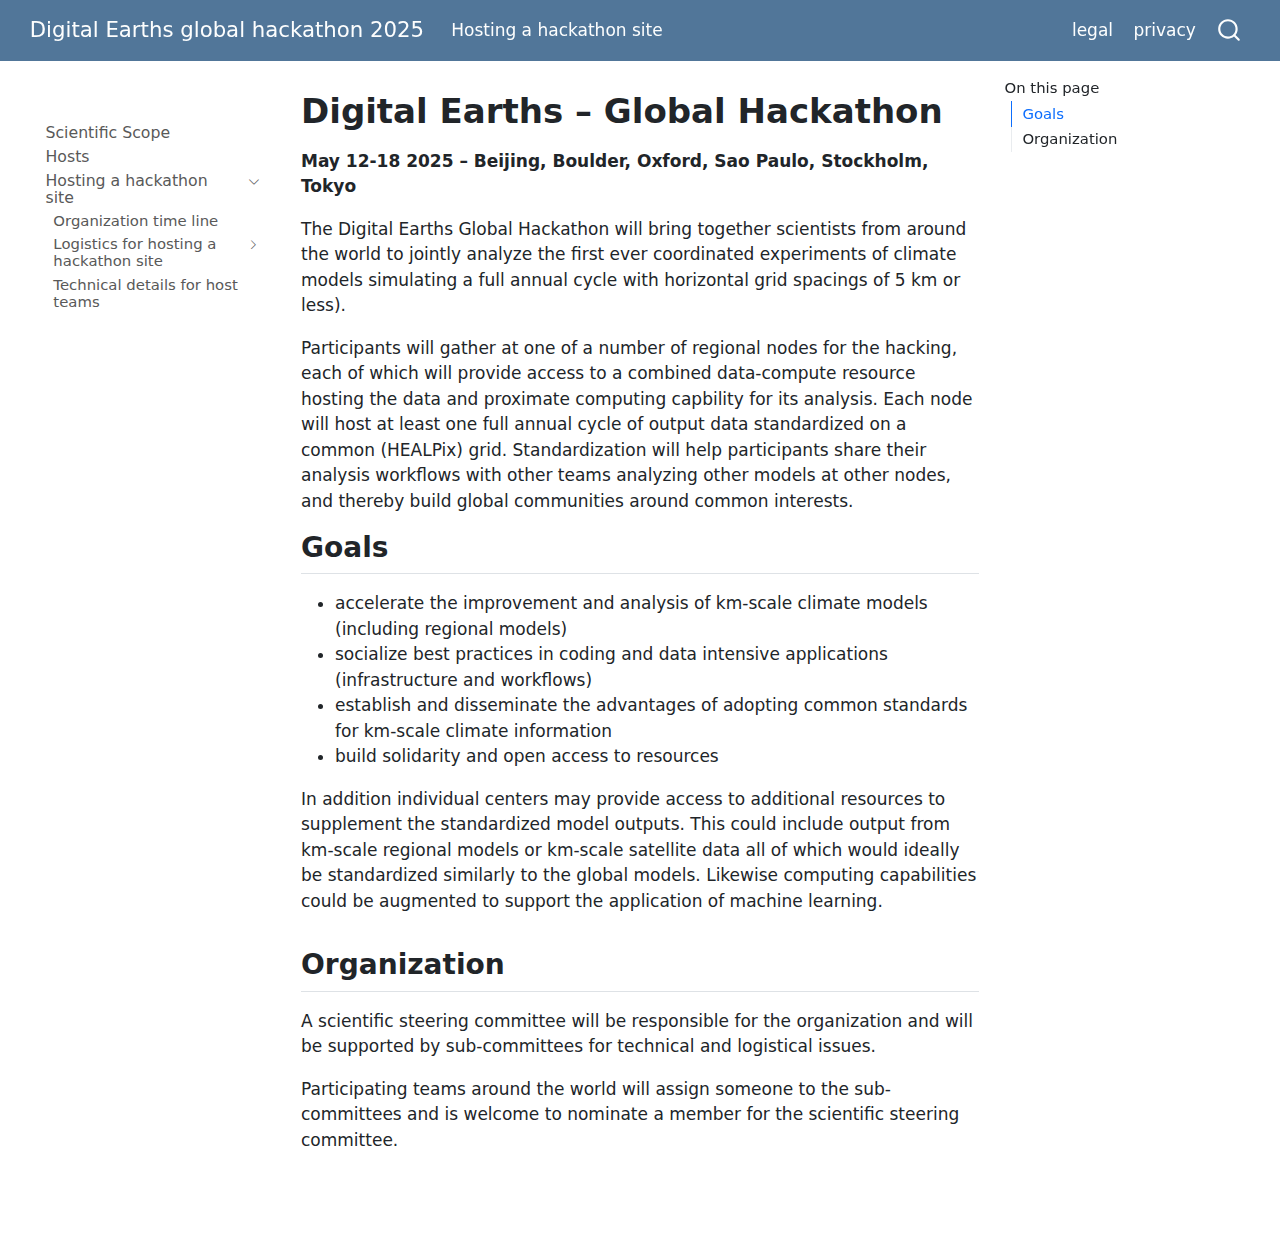
<file: index.html>
<!DOCTYPE html>
<html xmlns="http://www.w3.org/1999/xhtml" lang="en" xml:lang="en"><head>

<meta charset="utf-8">
<meta name="generator" content="quarto-1.5.56">

<meta name="viewport" content="width=device-width, initial-scale=1.0, user-scalable=yes">


<title>Digital Earths – Global Hackathon – Digital Earths global hackathon 2025</title>
<style>
code{white-space: pre-wrap;}
span.smallcaps{font-variant: small-caps;}
div.columns{display: flex; gap: min(4vw, 1.5em);}
div.column{flex: auto; overflow-x: auto;}
div.hanging-indent{margin-left: 1.5em; text-indent: -1.5em;}
ul.task-list{list-style: none;}
ul.task-list li input[type="checkbox"] {
  width: 0.8em;
  margin: 0 0.8em 0.2em -1em; /* quarto-specific, see https://github.com/quarto-dev/quarto-cli/issues/4556 */ 
  vertical-align: middle;
}
</style>


<script src="site_libs/quarto-nav/quarto-nav.js"></script>
<script src="site_libs/quarto-nav/headroom.min.js"></script>
<script src="site_libs/clipboard/clipboard.min.js"></script>
<script src="site_libs/quarto-search/autocomplete.umd.js"></script>
<script src="site_libs/quarto-search/fuse.min.js"></script>
<script src="site_libs/quarto-search/quarto-search.js"></script>
<meta name="quarto:offset" content="./">
<script src="site_libs/quarto-html/quarto.js"></script>
<script src="site_libs/quarto-html/popper.min.js"></script>
<script src="site_libs/quarto-html/tippy.umd.min.js"></script>
<script src="site_libs/quarto-html/anchor.min.js"></script>
<link href="site_libs/quarto-html/tippy.css" rel="stylesheet">
<link href="site_libs/quarto-html/quarto-syntax-highlighting.css" rel="stylesheet" id="quarto-text-highlighting-styles">
<script src="site_libs/bootstrap/bootstrap.min.js"></script>
<link href="site_libs/bootstrap/bootstrap-icons.css" rel="stylesheet">
<link href="site_libs/bootstrap/bootstrap.min.css" rel="stylesheet" id="quarto-bootstrap" data-mode="light">
<script id="quarto-search-options" type="application/json">{
  "location": "navbar",
  "copy-button": false,
  "collapse-after": 3,
  "panel-placement": "end",
  "type": "overlay",
  "limit": 50,
  "keyboard-shortcut": [
    "f",
    "/",
    "s"
  ],
  "show-item-context": false,
  "language": {
    "search-no-results-text": "No results",
    "search-matching-documents-text": "matching documents",
    "search-copy-link-title": "Copy link to search",
    "search-hide-matches-text": "Hide additional matches",
    "search-more-match-text": "more match in this document",
    "search-more-matches-text": "more matches in this document",
    "search-clear-button-title": "Clear",
    "search-text-placeholder": "",
    "search-detached-cancel-button-title": "Cancel",
    "search-submit-button-title": "Submit",
    "search-label": "Search"
  }
}</script>


</head>

<body class="nav-sidebar floating nav-fixed">

<div id="quarto-search-results"></div>
  <header id="quarto-header" class="headroom fixed-top">
    <nav class="navbar navbar-expand-lg " data-bs-theme="dark">
      <div class="navbar-container container-fluid">
      <div class="navbar-brand-container mx-auto">
    <a class="navbar-brand" href="./index.html">
    <span class="navbar-title">Digital Earths global hackathon 2025</span>
    </a>
  </div>
            <div id="quarto-search" class="" title="Search"></div>
          <button class="navbar-toggler" type="button" data-bs-toggle="collapse" data-bs-target="#navbarCollapse" aria-controls="navbarCollapse" role="menu" aria-expanded="false" aria-label="Toggle navigation" onclick="if (window.quartoToggleHeadroom) { window.quartoToggleHeadroom(); }">
  <span class="navbar-toggler-icon"></span>
</button>
          <div class="collapse navbar-collapse" id="navbarCollapse">
            <ul class="navbar-nav navbar-nav-scroll me-auto">
  <li class="nav-item">
    <a class="nav-link" href="./hosting/index.html"> 
<span class="menu-text">Hosting a hackathon site</span></a>
  </li>  
</ul>
            <ul class="navbar-nav navbar-nav-scroll ms-auto">
  <li class="nav-item">
    <a class="nav-link" href="https://www.dkrz.de/de/about/kontakt/impressum"> 
<span class="menu-text">legal</span></a>
  </li>  
  <li class="nav-item">
    <a class="nav-link" href="https://www.dkrz.de/en/about-en/contact/en-datenschutzhinweise/en-datenschutzhinweise"> 
<span class="menu-text">privacy</span></a>
  </li>  
</ul>
          </div> <!-- /navcollapse -->
            <div class="quarto-navbar-tools">
</div>
      </div> <!-- /container-fluid -->
    </nav>
  <nav class="quarto-secondary-nav">
    <div class="container-fluid d-flex">
      <button type="button" class="quarto-btn-toggle btn" data-bs-toggle="collapse" role="button" data-bs-target=".quarto-sidebar-collapse-item" aria-controls="quarto-sidebar" aria-expanded="false" aria-label="Toggle sidebar navigation" onclick="if (window.quartoToggleHeadroom) { window.quartoToggleHeadroom(); }">
        <i class="bi bi-layout-text-sidebar-reverse"></i>
      </button>
        <nav class="quarto-page-breadcrumbs" aria-label="breadcrumb"><ol class="breadcrumb"><li class="breadcrumb-item">Digital Earths – Global Hackathon</li></ol></nav>
        <a class="flex-grow-1" role="navigation" data-bs-toggle="collapse" data-bs-target=".quarto-sidebar-collapse-item" aria-controls="quarto-sidebar" aria-expanded="false" aria-label="Toggle sidebar navigation" onclick="if (window.quartoToggleHeadroom) { window.quartoToggleHeadroom(); }">      
        </a>
      <button type="button" class="btn quarto-search-button" aria-label="Search" onclick="window.quartoOpenSearch();">
        <i class="bi bi-search"></i>
      </button>
    </div>
  </nav>
</header>
<!-- content -->
<div id="quarto-content" class="quarto-container page-columns page-rows-contents page-layout-article page-navbar">
<!-- sidebar -->
  <nav id="quarto-sidebar" class="sidebar collapse collapse-horizontal quarto-sidebar-collapse-item sidebar-navigation floating overflow-auto">
        <div class="mt-2 flex-shrink-0 align-items-center">
        <div class="sidebar-search">
        <div id="quarto-search" class="" title="Search"></div>
        </div>
        </div>
    <div class="sidebar-menu-container"> 
    <ul class="list-unstyled mt-1">
        <li class="sidebar-item">
  <div class="sidebar-item-container"> 
  <a href="./science/index.html" class="sidebar-item-text sidebar-link">
 <span class="menu-text">Scientific Scope</span></a>
  </div>
</li>
        <li class="sidebar-item">
  <div class="sidebar-item-container"> 
  <a href="./Hosts/index.html" class="sidebar-item-text sidebar-link">
 <span class="menu-text">Hosts</span></a>
  </div>
</li>
        <li class="sidebar-item sidebar-item-section">
      <div class="sidebar-item-container"> 
            <a class="sidebar-item-text sidebar-link text-start" data-bs-toggle="collapse" data-bs-target="#quarto-sidebar-section-1" role="navigation" aria-expanded="true">
 <span class="menu-text">Hosting a hackathon site</span></a>
          <a class="sidebar-item-toggle text-start" data-bs-toggle="collapse" data-bs-target="#quarto-sidebar-section-1" role="navigation" aria-expanded="true" aria-label="Toggle section">
            <i class="bi bi-chevron-right ms-2"></i>
          </a> 
      </div>
      <ul id="quarto-sidebar-section-1" class="collapse list-unstyled sidebar-section depth1 show">  
          <li class="sidebar-item">
  <div class="sidebar-item-container"> 
  <a href="./hosting/time_line.html" class="sidebar-item-text sidebar-link">
 <span class="menu-text">Organization time line</span></a>
  </div>
</li>
          <li class="sidebar-item sidebar-item-section">
      <div class="sidebar-item-container"> 
            <a href="./hosting/logistics/index.html" class="sidebar-item-text sidebar-link">
 <span class="menu-text">Logistics for hosting a hackathon site</span></a>
          <a class="sidebar-item-toggle text-start collapsed" data-bs-toggle="collapse" data-bs-target="#quarto-sidebar-section-2" role="navigation" aria-expanded="false" aria-label="Toggle section">
            <i class="bi bi-chevron-right ms-2"></i>
          </a> 
      </div>
      <ul id="quarto-sidebar-section-2" class="collapse list-unstyled sidebar-section depth2 ">  
          <li class="sidebar-item">
  <div class="sidebar-item-container"> 
  <a href="./hosting/logistics/agenda_template.html" class="sidebar-item-text sidebar-link">
 <span class="menu-text">Agenda template</span></a>
  </div>
</li>
      </ul>
  </li>
          <li class="sidebar-item">
  <div class="sidebar-item-container"> 
  <a href="./hosting/technical/index.html" class="sidebar-item-text sidebar-link">
 <span class="menu-text">Technical details for host teams</span></a>
  </div>
</li>
      </ul>
  </li>
    </ul>
    </div>
</nav>
<div id="quarto-sidebar-glass" class="quarto-sidebar-collapse-item" data-bs-toggle="collapse" data-bs-target=".quarto-sidebar-collapse-item"></div>
<!-- margin-sidebar -->
    <div id="quarto-margin-sidebar" class="sidebar margin-sidebar">
        <nav id="TOC" role="doc-toc" class="toc-active">
    <h2 id="toc-title">On this page</h2>
   
  <ul>
  <li><a href="#goals" id="toc-goals" class="nav-link active" data-scroll-target="#goals">Goals</a></li>
  <li><a href="#organization" id="toc-organization" class="nav-link" data-scroll-target="#organization">Organization</a></li>
  </ul>
</nav>
    </div>
<!-- main -->
<main class="content" id="quarto-document-content">

<header id="title-block-header" class="quarto-title-block default">
<div class="quarto-title">
<h1 class="title">Digital Earths – Global Hackathon</h1>
</div>



<div class="quarto-title-meta">

    
  
    
  </div>
  


</header>


<p><strong>May 12-18 2025 – Beijing, Boulder, Oxford, Sao Paulo, Stockholm, Tokyo</strong></p>
<p>The Digital Earths Global Hackathon will bring together scientists from around the world to jointly analyze the first ever coordinated experiments of climate models simulating a full annual cycle with horizontal grid spacings of 5 km or less).</p>
<p>Participants will gather at one of a number of regional nodes for the hacking, each of which will provide access to a combined data-compute resource hosting the data and proximate computing capbility for its analysis. Each node will host at least one full annual cycle of output data standardized on a common (HEALPix) grid. Standardization will help participants share their analysis workflows with other teams analyzing other models at other nodes, and thereby build global communities around common interests.</p>
<section id="goals" class="level2">
<h2 class="anchored" data-anchor-id="goals">Goals</h2>
<ul>
<li>accelerate the improvement and analysis of km-scale climate models (including regional models)</li>
<li>socialize best practices in coding and data intensive applications (infrastructure and workflows)</li>
<li>establish and disseminate the advantages of adopting common standards for km-scale climate information</li>
<li>build solidarity and open access to resources</li>
</ul>
<p>In addition individual centers may provide access to additional resources to supplement the standardized model outputs. This could include output from km-scale regional models or km-scale satellite data all of which would ideally be standardized similarly to the global models. Likewise computing capabilities could be augmented to support the application of machine learning.</p>
</section>
<section id="organization" class="level2">
<h2 class="anchored" data-anchor-id="organization">Organization</h2>
<p>A scientific steering committee will be responsible for the organization and will be supported by sub-committees for technical and logistical issues.</p>
<p>Participating teams around the world will assign someone to the sub-committees and is welcome to nominate a member for the scientific steering committee.</p>


</section>

</main> <!-- /main -->
<script id="quarto-html-after-body" type="application/javascript">
window.document.addEventListener("DOMContentLoaded", function (event) {
  const toggleBodyColorMode = (bsSheetEl) => {
    const mode = bsSheetEl.getAttribute("data-mode");
    const bodyEl = window.document.querySelector("body");
    if (mode === "dark") {
      bodyEl.classList.add("quarto-dark");
      bodyEl.classList.remove("quarto-light");
    } else {
      bodyEl.classList.add("quarto-light");
      bodyEl.classList.remove("quarto-dark");
    }
  }
  const toggleBodyColorPrimary = () => {
    const bsSheetEl = window.document.querySelector("link#quarto-bootstrap");
    if (bsSheetEl) {
      toggleBodyColorMode(bsSheetEl);
    }
  }
  toggleBodyColorPrimary();  
  const icon = "";
  const anchorJS = new window.AnchorJS();
  anchorJS.options = {
    placement: 'right',
    icon: icon
  };
  anchorJS.add('.anchored');
  const isCodeAnnotation = (el) => {
    for (const clz of el.classList) {
      if (clz.startsWith('code-annotation-')) {                     
        return true;
      }
    }
    return false;
  }
  const onCopySuccess = function(e) {
    // button target
    const button = e.trigger;
    // don't keep focus
    button.blur();
    // flash "checked"
    button.classList.add('code-copy-button-checked');
    var currentTitle = button.getAttribute("title");
    button.setAttribute("title", "Copied!");
    let tooltip;
    if (window.bootstrap) {
      button.setAttribute("data-bs-toggle", "tooltip");
      button.setAttribute("data-bs-placement", "left");
      button.setAttribute("data-bs-title", "Copied!");
      tooltip = new bootstrap.Tooltip(button, 
        { trigger: "manual", 
          customClass: "code-copy-button-tooltip",
          offset: [0, -8]});
      tooltip.show();    
    }
    setTimeout(function() {
      if (tooltip) {
        tooltip.hide();
        button.removeAttribute("data-bs-title");
        button.removeAttribute("data-bs-toggle");
        button.removeAttribute("data-bs-placement");
      }
      button.setAttribute("title", currentTitle);
      button.classList.remove('code-copy-button-checked');
    }, 1000);
    // clear code selection
    e.clearSelection();
  }
  const getTextToCopy = function(trigger) {
      const codeEl = trigger.previousElementSibling.cloneNode(true);
      for (const childEl of codeEl.children) {
        if (isCodeAnnotation(childEl)) {
          childEl.remove();
        }
      }
      return codeEl.innerText;
  }
  const clipboard = new window.ClipboardJS('.code-copy-button:not([data-in-quarto-modal])', {
    text: getTextToCopy
  });
  clipboard.on('success', onCopySuccess);
  if (window.document.getElementById('quarto-embedded-source-code-modal')) {
    // For code content inside modals, clipBoardJS needs to be initialized with a container option
    // TODO: Check when it could be a function (https://github.com/zenorocha/clipboard.js/issues/860)
    const clipboardModal = new window.ClipboardJS('.code-copy-button[data-in-quarto-modal]', {
      text: getTextToCopy,
      container: window.document.getElementById('quarto-embedded-source-code-modal')
    });
    clipboardModal.on('success', onCopySuccess);
  }
    var localhostRegex = new RegExp(/^(?:http|https):\/\/localhost\:?[0-9]*\//);
    var mailtoRegex = new RegExp(/^mailto:/);
      var filterRegex = new RegExp("https:\/\/digital-earths-global-hackathon\.github\.io\/planning\/");
    var isInternal = (href) => {
        return filterRegex.test(href) || localhostRegex.test(href) || mailtoRegex.test(href);
    }
    // Inspect non-navigation links and adorn them if external
 	var links = window.document.querySelectorAll('a[href]:not(.nav-link):not(.navbar-brand):not(.toc-action):not(.sidebar-link):not(.sidebar-item-toggle):not(.pagination-link):not(.no-external):not([aria-hidden]):not(.dropdown-item):not(.quarto-navigation-tool):not(.about-link)');
    for (var i=0; i<links.length; i++) {
      const link = links[i];
      if (!isInternal(link.href)) {
        // undo the damage that might have been done by quarto-nav.js in the case of
        // links that we want to consider external
        if (link.dataset.originalHref !== undefined) {
          link.href = link.dataset.originalHref;
        }
      }
    }
  function tippyHover(el, contentFn, onTriggerFn, onUntriggerFn) {
    const config = {
      allowHTML: true,
      maxWidth: 500,
      delay: 100,
      arrow: false,
      appendTo: function(el) {
          return el.parentElement;
      },
      interactive: true,
      interactiveBorder: 10,
      theme: 'quarto',
      placement: 'bottom-start',
    };
    if (contentFn) {
      config.content = contentFn;
    }
    if (onTriggerFn) {
      config.onTrigger = onTriggerFn;
    }
    if (onUntriggerFn) {
      config.onUntrigger = onUntriggerFn;
    }
    window.tippy(el, config); 
  }
  const noterefs = window.document.querySelectorAll('a[role="doc-noteref"]');
  for (var i=0; i<noterefs.length; i++) {
    const ref = noterefs[i];
    tippyHover(ref, function() {
      // use id or data attribute instead here
      let href = ref.getAttribute('data-footnote-href') || ref.getAttribute('href');
      try { href = new URL(href).hash; } catch {}
      const id = href.replace(/^#\/?/, "");
      const note = window.document.getElementById(id);
      if (note) {
        return note.innerHTML;
      } else {
        return "";
      }
    });
  }
  const xrefs = window.document.querySelectorAll('a.quarto-xref');
  const processXRef = (id, note) => {
    // Strip column container classes
    const stripColumnClz = (el) => {
      el.classList.remove("page-full", "page-columns");
      if (el.children) {
        for (const child of el.children) {
          stripColumnClz(child);
        }
      }
    }
    stripColumnClz(note)
    if (id === null || id.startsWith('sec-')) {
      // Special case sections, only their first couple elements
      const container = document.createElement("div");
      if (note.children && note.children.length > 2) {
        container.appendChild(note.children[0].cloneNode(true));
        for (let i = 1; i < note.children.length; i++) {
          const child = note.children[i];
          if (child.tagName === "P" && child.innerText === "") {
            continue;
          } else {
            container.appendChild(child.cloneNode(true));
            break;
          }
        }
        if (window.Quarto?.typesetMath) {
          window.Quarto.typesetMath(container);
        }
        return container.innerHTML
      } else {
        if (window.Quarto?.typesetMath) {
          window.Quarto.typesetMath(note);
        }
        return note.innerHTML;
      }
    } else {
      // Remove any anchor links if they are present
      const anchorLink = note.querySelector('a.anchorjs-link');
      if (anchorLink) {
        anchorLink.remove();
      }
      if (window.Quarto?.typesetMath) {
        window.Quarto.typesetMath(note);
      }
      // TODO in 1.5, we should make sure this works without a callout special case
      if (note.classList.contains("callout")) {
        return note.outerHTML;
      } else {
        return note.innerHTML;
      }
    }
  }
  for (var i=0; i<xrefs.length; i++) {
    const xref = xrefs[i];
    tippyHover(xref, undefined, function(instance) {
      instance.disable();
      let url = xref.getAttribute('href');
      let hash = undefined; 
      if (url.startsWith('#')) {
        hash = url;
      } else {
        try { hash = new URL(url).hash; } catch {}
      }
      if (hash) {
        const id = hash.replace(/^#\/?/, "");
        const note = window.document.getElementById(id);
        if (note !== null) {
          try {
            const html = processXRef(id, note.cloneNode(true));
            instance.setContent(html);
          } finally {
            instance.enable();
            instance.show();
          }
        } else {
          // See if we can fetch this
          fetch(url.split('#')[0])
          .then(res => res.text())
          .then(html => {
            const parser = new DOMParser();
            const htmlDoc = parser.parseFromString(html, "text/html");
            const note = htmlDoc.getElementById(id);
            if (note !== null) {
              const html = processXRef(id, note);
              instance.setContent(html);
            } 
          }).finally(() => {
            instance.enable();
            instance.show();
          });
        }
      } else {
        // See if we can fetch a full url (with no hash to target)
        // This is a special case and we should probably do some content thinning / targeting
        fetch(url)
        .then(res => res.text())
        .then(html => {
          const parser = new DOMParser();
          const htmlDoc = parser.parseFromString(html, "text/html");
          const note = htmlDoc.querySelector('main.content');
          if (note !== null) {
            // This should only happen for chapter cross references
            // (since there is no id in the URL)
            // remove the first header
            if (note.children.length > 0 && note.children[0].tagName === "HEADER") {
              note.children[0].remove();
            }
            const html = processXRef(null, note);
            instance.setContent(html);
          } 
        }).finally(() => {
          instance.enable();
          instance.show();
        });
      }
    }, function(instance) {
    });
  }
      let selectedAnnoteEl;
      const selectorForAnnotation = ( cell, annotation) => {
        let cellAttr = 'data-code-cell="' + cell + '"';
        let lineAttr = 'data-code-annotation="' +  annotation + '"';
        const selector = 'span[' + cellAttr + '][' + lineAttr + ']';
        return selector;
      }
      const selectCodeLines = (annoteEl) => {
        const doc = window.document;
        const targetCell = annoteEl.getAttribute("data-target-cell");
        const targetAnnotation = annoteEl.getAttribute("data-target-annotation");
        const annoteSpan = window.document.querySelector(selectorForAnnotation(targetCell, targetAnnotation));
        const lines = annoteSpan.getAttribute("data-code-lines").split(",");
        const lineIds = lines.map((line) => {
          return targetCell + "-" + line;
        })
        let top = null;
        let height = null;
        let parent = null;
        if (lineIds.length > 0) {
            //compute the position of the single el (top and bottom and make a div)
            const el = window.document.getElementById(lineIds[0]);
            top = el.offsetTop;
            height = el.offsetHeight;
            parent = el.parentElement.parentElement;
          if (lineIds.length > 1) {
            const lastEl = window.document.getElementById(lineIds[lineIds.length - 1]);
            const bottom = lastEl.offsetTop + lastEl.offsetHeight;
            height = bottom - top;
          }
          if (top !== null && height !== null && parent !== null) {
            // cook up a div (if necessary) and position it 
            let div = window.document.getElementById("code-annotation-line-highlight");
            if (div === null) {
              div = window.document.createElement("div");
              div.setAttribute("id", "code-annotation-line-highlight");
              div.style.position = 'absolute';
              parent.appendChild(div);
            }
            div.style.top = top - 2 + "px";
            div.style.height = height + 4 + "px";
            div.style.left = 0;
            let gutterDiv = window.document.getElementById("code-annotation-line-highlight-gutter");
            if (gutterDiv === null) {
              gutterDiv = window.document.createElement("div");
              gutterDiv.setAttribute("id", "code-annotation-line-highlight-gutter");
              gutterDiv.style.position = 'absolute';
              const codeCell = window.document.getElementById(targetCell);
              const gutter = codeCell.querySelector('.code-annotation-gutter');
              gutter.appendChild(gutterDiv);
            }
            gutterDiv.style.top = top - 2 + "px";
            gutterDiv.style.height = height + 4 + "px";
          }
          selectedAnnoteEl = annoteEl;
        }
      };
      const unselectCodeLines = () => {
        const elementsIds = ["code-annotation-line-highlight", "code-annotation-line-highlight-gutter"];
        elementsIds.forEach((elId) => {
          const div = window.document.getElementById(elId);
          if (div) {
            div.remove();
          }
        });
        selectedAnnoteEl = undefined;
      };
        // Handle positioning of the toggle
    window.addEventListener(
      "resize",
      throttle(() => {
        elRect = undefined;
        if (selectedAnnoteEl) {
          selectCodeLines(selectedAnnoteEl);
        }
      }, 10)
    );
    function throttle(fn, ms) {
    let throttle = false;
    let timer;
      return (...args) => {
        if(!throttle) { // first call gets through
            fn.apply(this, args);
            throttle = true;
        } else { // all the others get throttled
            if(timer) clearTimeout(timer); // cancel #2
            timer = setTimeout(() => {
              fn.apply(this, args);
              timer = throttle = false;
            }, ms);
        }
      };
    }
      // Attach click handler to the DT
      const annoteDls = window.document.querySelectorAll('dt[data-target-cell]');
      for (const annoteDlNode of annoteDls) {
        annoteDlNode.addEventListener('click', (event) => {
          const clickedEl = event.target;
          if (clickedEl !== selectedAnnoteEl) {
            unselectCodeLines();
            const activeEl = window.document.querySelector('dt[data-target-cell].code-annotation-active');
            if (activeEl) {
              activeEl.classList.remove('code-annotation-active');
            }
            selectCodeLines(clickedEl);
            clickedEl.classList.add('code-annotation-active');
          } else {
            // Unselect the line
            unselectCodeLines();
            clickedEl.classList.remove('code-annotation-active');
          }
        });
      }
  const findCites = (el) => {
    const parentEl = el.parentElement;
    if (parentEl) {
      const cites = parentEl.dataset.cites;
      if (cites) {
        return {
          el,
          cites: cites.split(' ')
        };
      } else {
        return findCites(el.parentElement)
      }
    } else {
      return undefined;
    }
  };
  var bibliorefs = window.document.querySelectorAll('a[role="doc-biblioref"]');
  for (var i=0; i<bibliorefs.length; i++) {
    const ref = bibliorefs[i];
    const citeInfo = findCites(ref);
    if (citeInfo) {
      tippyHover(citeInfo.el, function() {
        var popup = window.document.createElement('div');
        citeInfo.cites.forEach(function(cite) {
          var citeDiv = window.document.createElement('div');
          citeDiv.classList.add('hanging-indent');
          citeDiv.classList.add('csl-entry');
          var biblioDiv = window.document.getElementById('ref-' + cite);
          if (biblioDiv) {
            citeDiv.innerHTML = biblioDiv.innerHTML;
          }
          popup.appendChild(citeDiv);
        });
        return popup.innerHTML;
      });
    }
  }
});
</script>
</div> <!-- /content -->




</body></html>
</file>
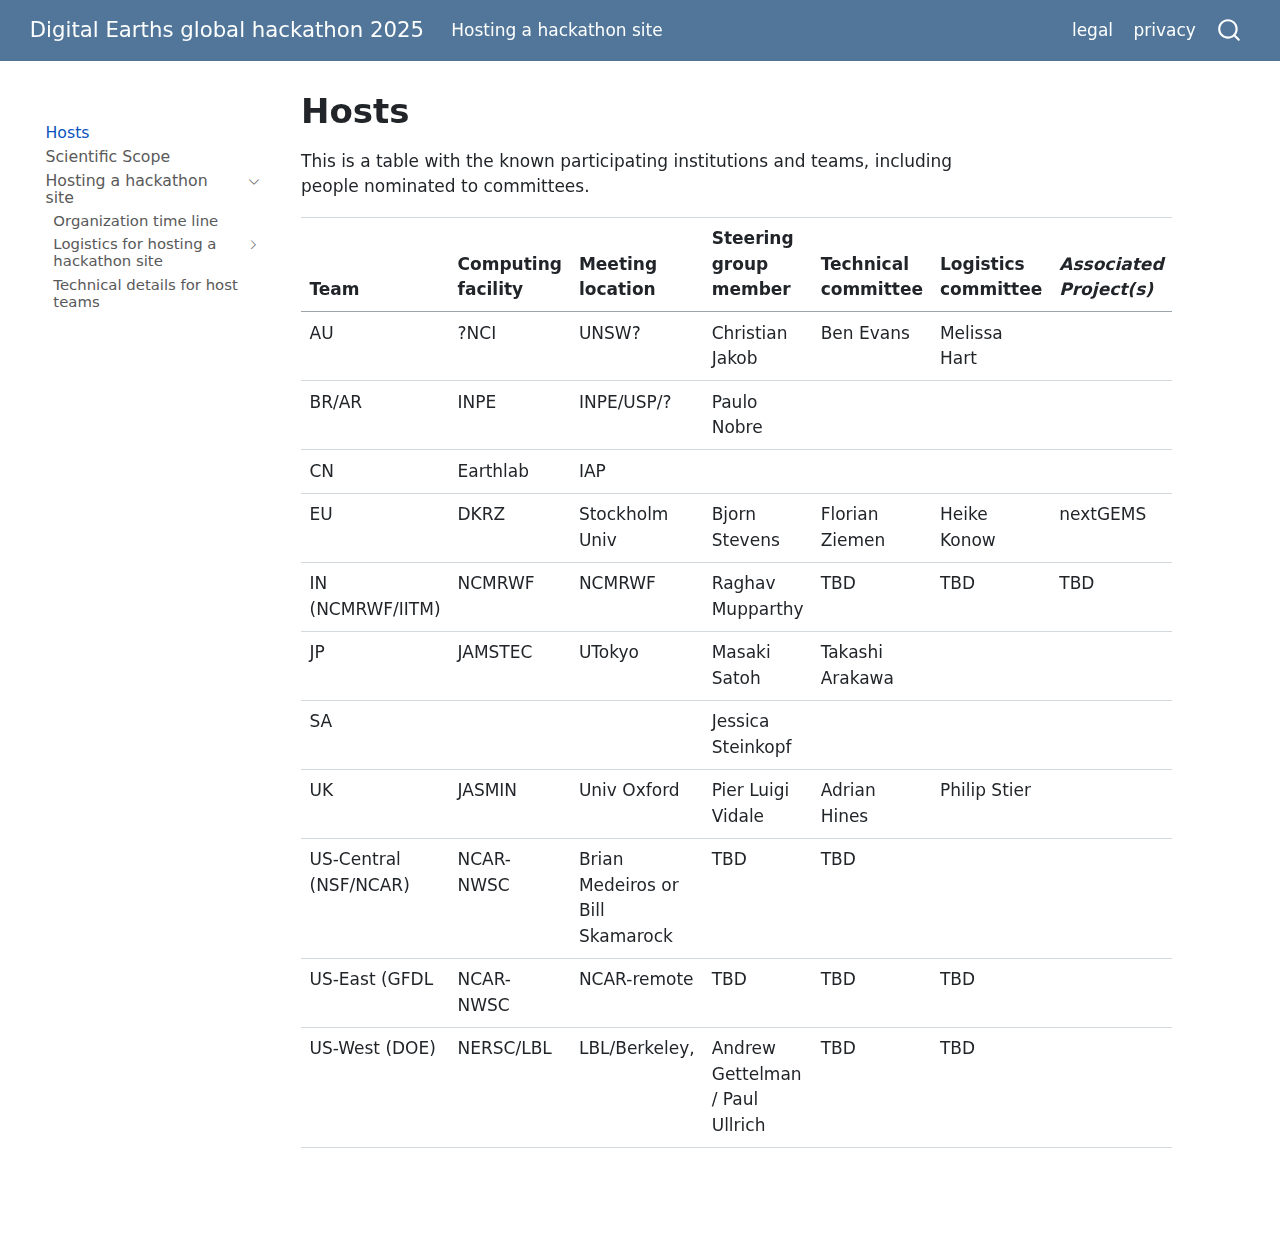
<file: Hosts/index.html>
<!DOCTYPE html>
<html xmlns="http://www.w3.org/1999/xhtml" lang="en" xml:lang="en"><head>

<meta charset="utf-8">
<meta name="generator" content="quarto-1.5.56">

<meta name="viewport" content="width=device-width, initial-scale=1.0, user-scalable=yes">


<title>Hosts – Digital Earths global hackathon 2025</title>
<style>
code{white-space: pre-wrap;}
span.smallcaps{font-variant: small-caps;}
div.columns{display: flex; gap: min(4vw, 1.5em);}
div.column{flex: auto; overflow-x: auto;}
div.hanging-indent{margin-left: 1.5em; text-indent: -1.5em;}
ul.task-list{list-style: none;}
ul.task-list li input[type="checkbox"] {
  width: 0.8em;
  margin: 0 0.8em 0.2em -1em; /* quarto-specific, see https://github.com/quarto-dev/quarto-cli/issues/4556 */ 
  vertical-align: middle;
}
</style>


<script src="../site_libs/quarto-nav/quarto-nav.js"></script>
<script src="../site_libs/quarto-nav/headroom.min.js"></script>
<script src="../site_libs/clipboard/clipboard.min.js"></script>
<script src="../site_libs/quarto-search/autocomplete.umd.js"></script>
<script src="../site_libs/quarto-search/fuse.min.js"></script>
<script src="../site_libs/quarto-search/quarto-search.js"></script>
<meta name="quarto:offset" content="../">
<script src="../site_libs/quarto-html/quarto.js"></script>
<script src="../site_libs/quarto-html/popper.min.js"></script>
<script src="../site_libs/quarto-html/tippy.umd.min.js"></script>
<script src="../site_libs/quarto-html/anchor.min.js"></script>
<link href="../site_libs/quarto-html/tippy.css" rel="stylesheet">
<link href="../site_libs/quarto-html/quarto-syntax-highlighting.css" rel="stylesheet" id="quarto-text-highlighting-styles">
<script src="../site_libs/bootstrap/bootstrap.min.js"></script>
<link href="../site_libs/bootstrap/bootstrap-icons.css" rel="stylesheet">
<link href="../site_libs/bootstrap/bootstrap.min.css" rel="stylesheet" id="quarto-bootstrap" data-mode="light">
<script id="quarto-search-options" type="application/json">{
  "location": "navbar",
  "copy-button": false,
  "collapse-after": 3,
  "panel-placement": "end",
  "type": "overlay",
  "limit": 50,
  "keyboard-shortcut": [
    "f",
    "/",
    "s"
  ],
  "show-item-context": false,
  "language": {
    "search-no-results-text": "No results",
    "search-matching-documents-text": "matching documents",
    "search-copy-link-title": "Copy link to search",
    "search-hide-matches-text": "Hide additional matches",
    "search-more-match-text": "more match in this document",
    "search-more-matches-text": "more matches in this document",
    "search-clear-button-title": "Clear",
    "search-text-placeholder": "",
    "search-detached-cancel-button-title": "Cancel",
    "search-submit-button-title": "Submit",
    "search-label": "Search"
  }
}</script>


</head>

<body class="nav-sidebar floating nav-fixed">

<div id="quarto-search-results"></div>
  <header id="quarto-header" class="headroom fixed-top">
    <nav class="navbar navbar-expand-lg " data-bs-theme="dark">
      <div class="navbar-container container-fluid">
      <div class="navbar-brand-container mx-auto">
    <a class="navbar-brand" href="../index.html">
    <span class="navbar-title">Digital Earths global hackathon 2025</span>
    </a>
  </div>
            <div id="quarto-search" class="" title="Search"></div>
          <button class="navbar-toggler" type="button" data-bs-toggle="collapse" data-bs-target="#navbarCollapse" aria-controls="navbarCollapse" role="menu" aria-expanded="false" aria-label="Toggle navigation" onclick="if (window.quartoToggleHeadroom) { window.quartoToggleHeadroom(); }">
  <span class="navbar-toggler-icon"></span>
</button>
          <div class="collapse navbar-collapse" id="navbarCollapse">
            <ul class="navbar-nav navbar-nav-scroll me-auto">
  <li class="nav-item">
    <a class="nav-link" href="../hosting/index.html"> 
<span class="menu-text">Hosting a hackathon site</span></a>
  </li>  
</ul>
            <ul class="navbar-nav navbar-nav-scroll ms-auto">
  <li class="nav-item">
    <a class="nav-link" href="https://www.dkrz.de/de/about/kontakt/impressum"> 
<span class="menu-text">legal</span></a>
  </li>  
  <li class="nav-item">
    <a class="nav-link" href="https://www.dkrz.de/en/about-en/contact/en-datenschutzhinweise/en-datenschutzhinweise"> 
<span class="menu-text">privacy</span></a>
  </li>  
</ul>
          </div> <!-- /navcollapse -->
            <div class="quarto-navbar-tools">
</div>
      </div> <!-- /container-fluid -->
    </nav>
  <nav class="quarto-secondary-nav">
    <div class="container-fluid d-flex">
      <button type="button" class="quarto-btn-toggle btn" data-bs-toggle="collapse" role="button" data-bs-target=".quarto-sidebar-collapse-item" aria-controls="quarto-sidebar" aria-expanded="false" aria-label="Toggle sidebar navigation" onclick="if (window.quartoToggleHeadroom) { window.quartoToggleHeadroom(); }">
        <i class="bi bi-layout-text-sidebar-reverse"></i>
      </button>
        <nav class="quarto-page-breadcrumbs" aria-label="breadcrumb"><ol class="breadcrumb"><li class="breadcrumb-item"><a href="../Hosts/index.html">Hosts</a></li></ol></nav>
        <a class="flex-grow-1" role="navigation" data-bs-toggle="collapse" data-bs-target=".quarto-sidebar-collapse-item" aria-controls="quarto-sidebar" aria-expanded="false" aria-label="Toggle sidebar navigation" onclick="if (window.quartoToggleHeadroom) { window.quartoToggleHeadroom(); }">      
        </a>
      <button type="button" class="btn quarto-search-button" aria-label="Search" onclick="window.quartoOpenSearch();">
        <i class="bi bi-search"></i>
      </button>
    </div>
  </nav>
</header>
<!-- content -->
<div id="quarto-content" class="quarto-container page-columns page-rows-contents page-layout-article page-navbar">
<!-- sidebar -->
  <nav id="quarto-sidebar" class="sidebar collapse collapse-horizontal quarto-sidebar-collapse-item sidebar-navigation floating overflow-auto">
        <div class="mt-2 flex-shrink-0 align-items-center">
        <div class="sidebar-search">
        <div id="quarto-search" class="" title="Search"></div>
        </div>
        </div>
    <div class="sidebar-menu-container"> 
    <ul class="list-unstyled mt-1">
        <li class="sidebar-item">
  <div class="sidebar-item-container"> 
  <a href="../Hosts/index.html" class="sidebar-item-text sidebar-link active">
 <span class="menu-text">Hosts</span></a>
  </div>
</li>
        <li class="sidebar-item">
  <div class="sidebar-item-container"> 
  <a href="../science/index.html" class="sidebar-item-text sidebar-link">
 <span class="menu-text">Scientific Scope</span></a>
  </div>
</li>
        <li class="sidebar-item sidebar-item-section">
      <div class="sidebar-item-container"> 
            <a class="sidebar-item-text sidebar-link text-start" data-bs-toggle="collapse" data-bs-target="#quarto-sidebar-section-1" role="navigation" aria-expanded="true">
 <span class="menu-text">Hosting a hackathon site</span></a>
          <a class="sidebar-item-toggle text-start" data-bs-toggle="collapse" data-bs-target="#quarto-sidebar-section-1" role="navigation" aria-expanded="true" aria-label="Toggle section">
            <i class="bi bi-chevron-right ms-2"></i>
          </a> 
      </div>
      <ul id="quarto-sidebar-section-1" class="collapse list-unstyled sidebar-section depth1 show">  
          <li class="sidebar-item">
  <div class="sidebar-item-container"> 
  <a href="../hosting/time_line.html" class="sidebar-item-text sidebar-link">
 <span class="menu-text">Organization time line</span></a>
  </div>
</li>
          <li class="sidebar-item sidebar-item-section">
      <div class="sidebar-item-container"> 
            <a href="../hosting/logistics/index.html" class="sidebar-item-text sidebar-link">
 <span class="menu-text">Logistics for hosting a hackathon site</span></a>
          <a class="sidebar-item-toggle text-start collapsed" data-bs-toggle="collapse" data-bs-target="#quarto-sidebar-section-2" role="navigation" aria-expanded="false" aria-label="Toggle section">
            <i class="bi bi-chevron-right ms-2"></i>
          </a> 
      </div>
      <ul id="quarto-sidebar-section-2" class="collapse list-unstyled sidebar-section depth2 ">  
          <li class="sidebar-item">
  <div class="sidebar-item-container"> 
  <a href="../hosting/logistics/agenda_template.html" class="sidebar-item-text sidebar-link">
 <span class="menu-text">Agenda template</span></a>
  </div>
</li>
      </ul>
  </li>
          <li class="sidebar-item">
  <div class="sidebar-item-container"> 
  <a href="../hosting/technical/index.html" class="sidebar-item-text sidebar-link">
 <span class="menu-text">Technical details for host teams</span></a>
  </div>
</li>
      </ul>
  </li>
    </ul>
    </div>
</nav>
<div id="quarto-sidebar-glass" class="quarto-sidebar-collapse-item" data-bs-toggle="collapse" data-bs-target=".quarto-sidebar-collapse-item"></div>
<!-- margin-sidebar -->
    <div id="quarto-margin-sidebar" class="sidebar margin-sidebar zindex-bottom">
        
    </div>
<!-- main -->
<main class="content" id="quarto-document-content">

<header id="title-block-header" class="quarto-title-block default">
<div class="quarto-title">
<h1 class="title">Hosts</h1>
</div>



<div class="quarto-title-meta">

    
  
    
  </div>
  


</header>


<p>This is a table with the known participating institutions and teams, including people nominated to committees.</p>
<table class="caption-top table">
<colgroup>
<col style="width: 14%">
<col style="width: 14%">
<col style="width: 14%">
<col style="width: 14%">
<col style="width: 14%">
<col style="width: 14%">
<col style="width: 14%">
</colgroup>
<thead>
<tr class="header">
<th>Team</th>
<th>Computing facility</th>
<th>Meeting location</th>
<th>Steering group member</th>
<th>Technical committee</th>
<th>Logistics committee</th>
<th><em>Associated Project(s)</em></th>
</tr>
</thead>
<tbody>
<tr class="odd">
<td>AU</td>
<td>?NCI</td>
<td>UNSW?</td>
<td>Christian Jakob</td>
<td>Ben Evans</td>
<td>Melissa Hart</td>
<td></td>
</tr>
<tr class="even">
<td>BR/AR</td>
<td>INPE</td>
<td>INPE/USP/?</td>
<td>Paulo Nobre</td>
<td></td>
<td></td>
<td></td>
</tr>
<tr class="odd">
<td>CN</td>
<td>Earthlab</td>
<td>IAP</td>
<td></td>
<td></td>
<td></td>
<td></td>
</tr>
<tr class="even">
<td>EU</td>
<td>DKRZ</td>
<td>Stockholm Univ</td>
<td>Bjorn Stevens</td>
<td>Florian Ziemen</td>
<td>Heike Konow</td>
<td>nextGEMS</td>
</tr>
<tr class="odd">
<td>IN (NCMRWF/IITM)</td>
<td>NCMRWF</td>
<td>NCMRWF</td>
<td>Raghav Mupparthy</td>
<td>TBD</td>
<td>TBD</td>
<td>TBD</td>
</tr>
<tr class="even">
<td>JP</td>
<td>JAMSTEC</td>
<td>UTokyo</td>
<td>Masaki Satoh</td>
<td>Takashi Arakawa</td>
<td></td>
<td></td>
</tr>
<tr class="odd">
<td>SA</td>
<td></td>
<td></td>
<td>Jessica Steinkopf</td>
<td></td>
<td></td>
<td></td>
</tr>
<tr class="even">
<td>UK</td>
<td>JASMIN</td>
<td>Univ Oxford</td>
<td>Pier Luigi Vidale</td>
<td>Adrian Hines</td>
<td>Philip Stier</td>
<td></td>
</tr>
<tr class="odd">
<td>US-Central (NSF/NCAR)</td>
<td>NCAR-NWSC</td>
<td>Brian Medeiros or Bill Skamarock</td>
<td>TBD</td>
<td>TBD</td>
<td></td>
<td></td>
</tr>
<tr class="even">
<td>US-East (GFDL</td>
<td>NCAR-NWSC</td>
<td>NCAR-remote</td>
<td>TBD</td>
<td>TBD</td>
<td>TBD</td>
<td></td>
</tr>
<tr class="odd">
<td>US-West (DOE)</td>
<td>NERSC/LBL</td>
<td>LBL/Berkeley,</td>
<td>Andrew Gettelman / Paul Ullrich</td>
<td>TBD</td>
<td>TBD</td>
<td></td>
</tr>
</tbody>
</table>



</main> <!-- /main -->
<script id="quarto-html-after-body" type="application/javascript">
window.document.addEventListener("DOMContentLoaded", function (event) {
  const toggleBodyColorMode = (bsSheetEl) => {
    const mode = bsSheetEl.getAttribute("data-mode");
    const bodyEl = window.document.querySelector("body");
    if (mode === "dark") {
      bodyEl.classList.add("quarto-dark");
      bodyEl.classList.remove("quarto-light");
    } else {
      bodyEl.classList.add("quarto-light");
      bodyEl.classList.remove("quarto-dark");
    }
  }
  const toggleBodyColorPrimary = () => {
    const bsSheetEl = window.document.querySelector("link#quarto-bootstrap");
    if (bsSheetEl) {
      toggleBodyColorMode(bsSheetEl);
    }
  }
  toggleBodyColorPrimary();  
  const icon = "";
  const anchorJS = new window.AnchorJS();
  anchorJS.options = {
    placement: 'right',
    icon: icon
  };
  anchorJS.add('.anchored');
  const isCodeAnnotation = (el) => {
    for (const clz of el.classList) {
      if (clz.startsWith('code-annotation-')) {                     
        return true;
      }
    }
    return false;
  }
  const onCopySuccess = function(e) {
    // button target
    const button = e.trigger;
    // don't keep focus
    button.blur();
    // flash "checked"
    button.classList.add('code-copy-button-checked');
    var currentTitle = button.getAttribute("title");
    button.setAttribute("title", "Copied!");
    let tooltip;
    if (window.bootstrap) {
      button.setAttribute("data-bs-toggle", "tooltip");
      button.setAttribute("data-bs-placement", "left");
      button.setAttribute("data-bs-title", "Copied!");
      tooltip = new bootstrap.Tooltip(button, 
        { trigger: "manual", 
          customClass: "code-copy-button-tooltip",
          offset: [0, -8]});
      tooltip.show();    
    }
    setTimeout(function() {
      if (tooltip) {
        tooltip.hide();
        button.removeAttribute("data-bs-title");
        button.removeAttribute("data-bs-toggle");
        button.removeAttribute("data-bs-placement");
      }
      button.setAttribute("title", currentTitle);
      button.classList.remove('code-copy-button-checked');
    }, 1000);
    // clear code selection
    e.clearSelection();
  }
  const getTextToCopy = function(trigger) {
      const codeEl = trigger.previousElementSibling.cloneNode(true);
      for (const childEl of codeEl.children) {
        if (isCodeAnnotation(childEl)) {
          childEl.remove();
        }
      }
      return codeEl.innerText;
  }
  const clipboard = new window.ClipboardJS('.code-copy-button:not([data-in-quarto-modal])', {
    text: getTextToCopy
  });
  clipboard.on('success', onCopySuccess);
  if (window.document.getElementById('quarto-embedded-source-code-modal')) {
    // For code content inside modals, clipBoardJS needs to be initialized with a container option
    // TODO: Check when it could be a function (https://github.com/zenorocha/clipboard.js/issues/860)
    const clipboardModal = new window.ClipboardJS('.code-copy-button[data-in-quarto-modal]', {
      text: getTextToCopy,
      container: window.document.getElementById('quarto-embedded-source-code-modal')
    });
    clipboardModal.on('success', onCopySuccess);
  }
    var localhostRegex = new RegExp(/^(?:http|https):\/\/localhost\:?[0-9]*\//);
    var mailtoRegex = new RegExp(/^mailto:/);
      var filterRegex = new RegExp("https:\/\/digital-earths-global-hackathon\.github\.io\/planning\/");
    var isInternal = (href) => {
        return filterRegex.test(href) || localhostRegex.test(href) || mailtoRegex.test(href);
    }
    // Inspect non-navigation links and adorn them if external
 	var links = window.document.querySelectorAll('a[href]:not(.nav-link):not(.navbar-brand):not(.toc-action):not(.sidebar-link):not(.sidebar-item-toggle):not(.pagination-link):not(.no-external):not([aria-hidden]):not(.dropdown-item):not(.quarto-navigation-tool):not(.about-link)');
    for (var i=0; i<links.length; i++) {
      const link = links[i];
      if (!isInternal(link.href)) {
        // undo the damage that might have been done by quarto-nav.js in the case of
        // links that we want to consider external
        if (link.dataset.originalHref !== undefined) {
          link.href = link.dataset.originalHref;
        }
      }
    }
  function tippyHover(el, contentFn, onTriggerFn, onUntriggerFn) {
    const config = {
      allowHTML: true,
      maxWidth: 500,
      delay: 100,
      arrow: false,
      appendTo: function(el) {
          return el.parentElement;
      },
      interactive: true,
      interactiveBorder: 10,
      theme: 'quarto',
      placement: 'bottom-start',
    };
    if (contentFn) {
      config.content = contentFn;
    }
    if (onTriggerFn) {
      config.onTrigger = onTriggerFn;
    }
    if (onUntriggerFn) {
      config.onUntrigger = onUntriggerFn;
    }
    window.tippy(el, config); 
  }
  const noterefs = window.document.querySelectorAll('a[role="doc-noteref"]');
  for (var i=0; i<noterefs.length; i++) {
    const ref = noterefs[i];
    tippyHover(ref, function() {
      // use id or data attribute instead here
      let href = ref.getAttribute('data-footnote-href') || ref.getAttribute('href');
      try { href = new URL(href).hash; } catch {}
      const id = href.replace(/^#\/?/, "");
      const note = window.document.getElementById(id);
      if (note) {
        return note.innerHTML;
      } else {
        return "";
      }
    });
  }
  const xrefs = window.document.querySelectorAll('a.quarto-xref');
  const processXRef = (id, note) => {
    // Strip column container classes
    const stripColumnClz = (el) => {
      el.classList.remove("page-full", "page-columns");
      if (el.children) {
        for (const child of el.children) {
          stripColumnClz(child);
        }
      }
    }
    stripColumnClz(note)
    if (id === null || id.startsWith('sec-')) {
      // Special case sections, only their first couple elements
      const container = document.createElement("div");
      if (note.children && note.children.length > 2) {
        container.appendChild(note.children[0].cloneNode(true));
        for (let i = 1; i < note.children.length; i++) {
          const child = note.children[i];
          if (child.tagName === "P" && child.innerText === "") {
            continue;
          } else {
            container.appendChild(child.cloneNode(true));
            break;
          }
        }
        if (window.Quarto?.typesetMath) {
          window.Quarto.typesetMath(container);
        }
        return container.innerHTML
      } else {
        if (window.Quarto?.typesetMath) {
          window.Quarto.typesetMath(note);
        }
        return note.innerHTML;
      }
    } else {
      // Remove any anchor links if they are present
      const anchorLink = note.querySelector('a.anchorjs-link');
      if (anchorLink) {
        anchorLink.remove();
      }
      if (window.Quarto?.typesetMath) {
        window.Quarto.typesetMath(note);
      }
      // TODO in 1.5, we should make sure this works without a callout special case
      if (note.classList.contains("callout")) {
        return note.outerHTML;
      } else {
        return note.innerHTML;
      }
    }
  }
  for (var i=0; i<xrefs.length; i++) {
    const xref = xrefs[i];
    tippyHover(xref, undefined, function(instance) {
      instance.disable();
      let url = xref.getAttribute('href');
      let hash = undefined; 
      if (url.startsWith('#')) {
        hash = url;
      } else {
        try { hash = new URL(url).hash; } catch {}
      }
      if (hash) {
        const id = hash.replace(/^#\/?/, "");
        const note = window.document.getElementById(id);
        if (note !== null) {
          try {
            const html = processXRef(id, note.cloneNode(true));
            instance.setContent(html);
          } finally {
            instance.enable();
            instance.show();
          }
        } else {
          // See if we can fetch this
          fetch(url.split('#')[0])
          .then(res => res.text())
          .then(html => {
            const parser = new DOMParser();
            const htmlDoc = parser.parseFromString(html, "text/html");
            const note = htmlDoc.getElementById(id);
            if (note !== null) {
              const html = processXRef(id, note);
              instance.setContent(html);
            } 
          }).finally(() => {
            instance.enable();
            instance.show();
          });
        }
      } else {
        // See if we can fetch a full url (with no hash to target)
        // This is a special case and we should probably do some content thinning / targeting
        fetch(url)
        .then(res => res.text())
        .then(html => {
          const parser = new DOMParser();
          const htmlDoc = parser.parseFromString(html, "text/html");
          const note = htmlDoc.querySelector('main.content');
          if (note !== null) {
            // This should only happen for chapter cross references
            // (since there is no id in the URL)
            // remove the first header
            if (note.children.length > 0 && note.children[0].tagName === "HEADER") {
              note.children[0].remove();
            }
            const html = processXRef(null, note);
            instance.setContent(html);
          } 
        }).finally(() => {
          instance.enable();
          instance.show();
        });
      }
    }, function(instance) {
    });
  }
      let selectedAnnoteEl;
      const selectorForAnnotation = ( cell, annotation) => {
        let cellAttr = 'data-code-cell="' + cell + '"';
        let lineAttr = 'data-code-annotation="' +  annotation + '"';
        const selector = 'span[' + cellAttr + '][' + lineAttr + ']';
        return selector;
      }
      const selectCodeLines = (annoteEl) => {
        const doc = window.document;
        const targetCell = annoteEl.getAttribute("data-target-cell");
        const targetAnnotation = annoteEl.getAttribute("data-target-annotation");
        const annoteSpan = window.document.querySelector(selectorForAnnotation(targetCell, targetAnnotation));
        const lines = annoteSpan.getAttribute("data-code-lines").split(",");
        const lineIds = lines.map((line) => {
          return targetCell + "-" + line;
        })
        let top = null;
        let height = null;
        let parent = null;
        if (lineIds.length > 0) {
            //compute the position of the single el (top and bottom and make a div)
            const el = window.document.getElementById(lineIds[0]);
            top = el.offsetTop;
            height = el.offsetHeight;
            parent = el.parentElement.parentElement;
          if (lineIds.length > 1) {
            const lastEl = window.document.getElementById(lineIds[lineIds.length - 1]);
            const bottom = lastEl.offsetTop + lastEl.offsetHeight;
            height = bottom - top;
          }
          if (top !== null && height !== null && parent !== null) {
            // cook up a div (if necessary) and position it 
            let div = window.document.getElementById("code-annotation-line-highlight");
            if (div === null) {
              div = window.document.createElement("div");
              div.setAttribute("id", "code-annotation-line-highlight");
              div.style.position = 'absolute';
              parent.appendChild(div);
            }
            div.style.top = top - 2 + "px";
            div.style.height = height + 4 + "px";
            div.style.left = 0;
            let gutterDiv = window.document.getElementById("code-annotation-line-highlight-gutter");
            if (gutterDiv === null) {
              gutterDiv = window.document.createElement("div");
              gutterDiv.setAttribute("id", "code-annotation-line-highlight-gutter");
              gutterDiv.style.position = 'absolute';
              const codeCell = window.document.getElementById(targetCell);
              const gutter = codeCell.querySelector('.code-annotation-gutter');
              gutter.appendChild(gutterDiv);
            }
            gutterDiv.style.top = top - 2 + "px";
            gutterDiv.style.height = height + 4 + "px";
          }
          selectedAnnoteEl = annoteEl;
        }
      };
      const unselectCodeLines = () => {
        const elementsIds = ["code-annotation-line-highlight", "code-annotation-line-highlight-gutter"];
        elementsIds.forEach((elId) => {
          const div = window.document.getElementById(elId);
          if (div) {
            div.remove();
          }
        });
        selectedAnnoteEl = undefined;
      };
        // Handle positioning of the toggle
    window.addEventListener(
      "resize",
      throttle(() => {
        elRect = undefined;
        if (selectedAnnoteEl) {
          selectCodeLines(selectedAnnoteEl);
        }
      }, 10)
    );
    function throttle(fn, ms) {
    let throttle = false;
    let timer;
      return (...args) => {
        if(!throttle) { // first call gets through
            fn.apply(this, args);
            throttle = true;
        } else { // all the others get throttled
            if(timer) clearTimeout(timer); // cancel #2
            timer = setTimeout(() => {
              fn.apply(this, args);
              timer = throttle = false;
            }, ms);
        }
      };
    }
      // Attach click handler to the DT
      const annoteDls = window.document.querySelectorAll('dt[data-target-cell]');
      for (const annoteDlNode of annoteDls) {
        annoteDlNode.addEventListener('click', (event) => {
          const clickedEl = event.target;
          if (clickedEl !== selectedAnnoteEl) {
            unselectCodeLines();
            const activeEl = window.document.querySelector('dt[data-target-cell].code-annotation-active');
            if (activeEl) {
              activeEl.classList.remove('code-annotation-active');
            }
            selectCodeLines(clickedEl);
            clickedEl.classList.add('code-annotation-active');
          } else {
            // Unselect the line
            unselectCodeLines();
            clickedEl.classList.remove('code-annotation-active');
          }
        });
      }
  const findCites = (el) => {
    const parentEl = el.parentElement;
    if (parentEl) {
      const cites = parentEl.dataset.cites;
      if (cites) {
        return {
          el,
          cites: cites.split(' ')
        };
      } else {
        return findCites(el.parentElement)
      }
    } else {
      return undefined;
    }
  };
  var bibliorefs = window.document.querySelectorAll('a[role="doc-biblioref"]');
  for (var i=0; i<bibliorefs.length; i++) {
    const ref = bibliorefs[i];
    const citeInfo = findCites(ref);
    if (citeInfo) {
      tippyHover(citeInfo.el, function() {
        var popup = window.document.createElement('div');
        citeInfo.cites.forEach(function(cite) {
          var citeDiv = window.document.createElement('div');
          citeDiv.classList.add('hanging-indent');
          citeDiv.classList.add('csl-entry');
          var biblioDiv = window.document.getElementById('ref-' + cite);
          if (biblioDiv) {
            citeDiv.innerHTML = biblioDiv.innerHTML;
          }
          popup.appendChild(citeDiv);
        });
        return popup.innerHTML;
      });
    }
  }
});
</script>
</div> <!-- /content -->




</body></html>
</file>
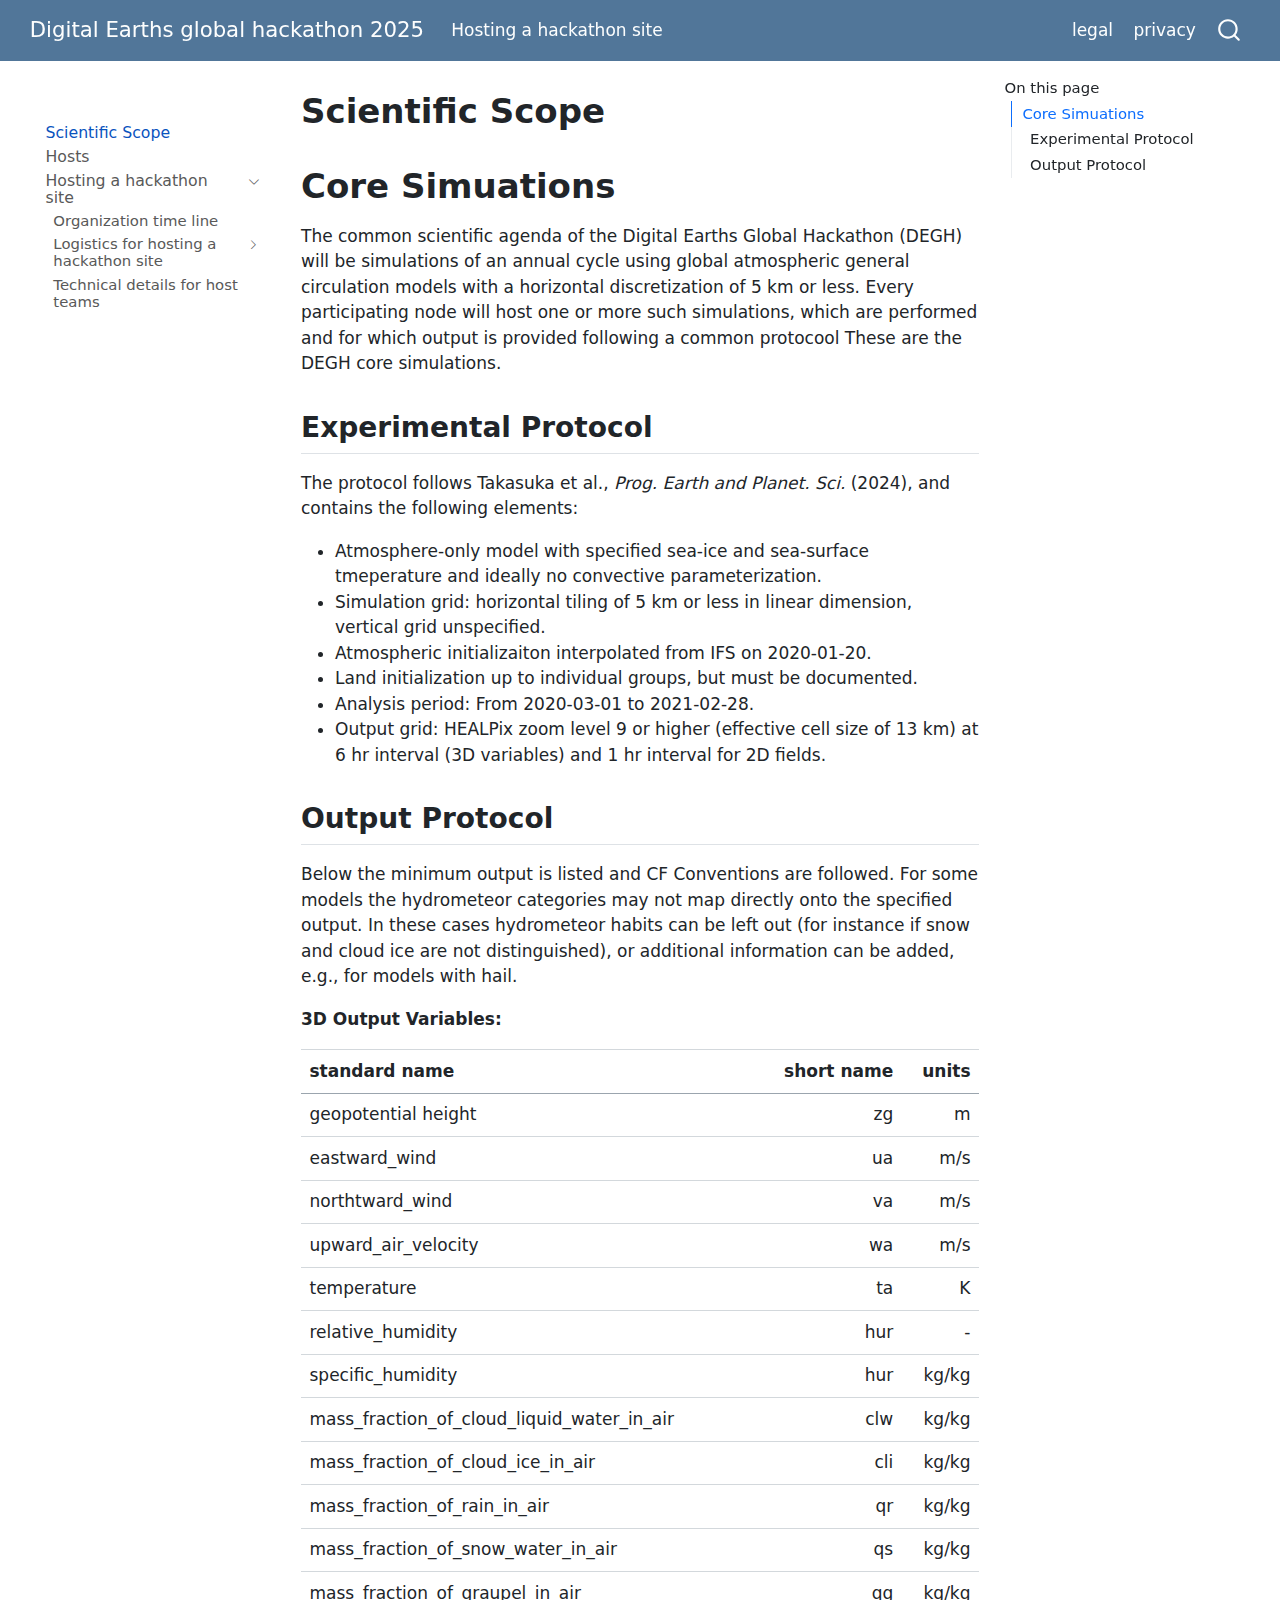
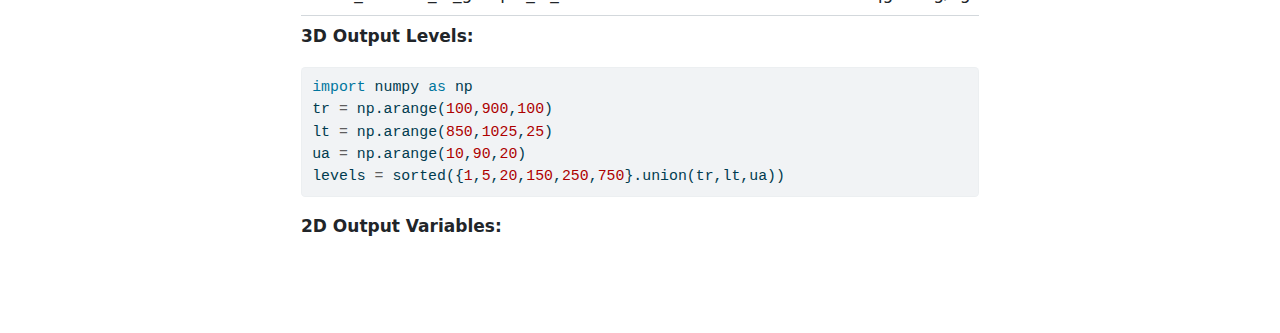
<file: science/index.html>
<!DOCTYPE html>
<html xmlns="http://www.w3.org/1999/xhtml" lang="en" xml:lang="en"><head>

<meta charset="utf-8">
<meta name="generator" content="quarto-1.5.56">

<meta name="viewport" content="width=device-width, initial-scale=1.0, user-scalable=yes">


<title>Scientific Scope – Digital Earths global hackathon 2025</title>
<style>
code{white-space: pre-wrap;}
span.smallcaps{font-variant: small-caps;}
div.columns{display: flex; gap: min(4vw, 1.5em);}
div.column{flex: auto; overflow-x: auto;}
div.hanging-indent{margin-left: 1.5em; text-indent: -1.5em;}
ul.task-list{list-style: none;}
ul.task-list li input[type="checkbox"] {
  width: 0.8em;
  margin: 0 0.8em 0.2em -1em; /* quarto-specific, see https://github.com/quarto-dev/quarto-cli/issues/4556 */ 
  vertical-align: middle;
}
/* CSS for syntax highlighting */
pre > code.sourceCode { white-space: pre; position: relative; }
pre > code.sourceCode > span { line-height: 1.25; }
pre > code.sourceCode > span:empty { height: 1.2em; }
.sourceCode { overflow: visible; }
code.sourceCode > span { color: inherit; text-decoration: inherit; }
div.sourceCode { margin: 1em 0; }
pre.sourceCode { margin: 0; }
@media screen {
div.sourceCode { overflow: auto; }
}
@media print {
pre > code.sourceCode { white-space: pre-wrap; }
pre > code.sourceCode > span { display: inline-block; text-indent: -5em; padding-left: 5em; }
}
pre.numberSource code
  { counter-reset: source-line 0; }
pre.numberSource code > span
  { position: relative; left: -4em; counter-increment: source-line; }
pre.numberSource code > span > a:first-child::before
  { content: counter(source-line);
    position: relative; left: -1em; text-align: right; vertical-align: baseline;
    border: none; display: inline-block;
    -webkit-touch-callout: none; -webkit-user-select: none;
    -khtml-user-select: none; -moz-user-select: none;
    -ms-user-select: none; user-select: none;
    padding: 0 4px; width: 4em;
  }
pre.numberSource { margin-left: 3em;  padding-left: 4px; }
div.sourceCode
  {   }
@media screen {
pre > code.sourceCode > span > a:first-child::before { text-decoration: underline; }
}
</style>


<script src="../site_libs/quarto-nav/quarto-nav.js"></script>
<script src="../site_libs/quarto-nav/headroom.min.js"></script>
<script src="../site_libs/clipboard/clipboard.min.js"></script>
<script src="../site_libs/quarto-search/autocomplete.umd.js"></script>
<script src="../site_libs/quarto-search/fuse.min.js"></script>
<script src="../site_libs/quarto-search/quarto-search.js"></script>
<meta name="quarto:offset" content="../">
<script src="../site_libs/quarto-html/quarto.js"></script>
<script src="../site_libs/quarto-html/popper.min.js"></script>
<script src="../site_libs/quarto-html/tippy.umd.min.js"></script>
<script src="../site_libs/quarto-html/anchor.min.js"></script>
<link href="../site_libs/quarto-html/tippy.css" rel="stylesheet">
<link href="../site_libs/quarto-html/quarto-syntax-highlighting.css" rel="stylesheet" id="quarto-text-highlighting-styles">
<script src="../site_libs/bootstrap/bootstrap.min.js"></script>
<link href="../site_libs/bootstrap/bootstrap-icons.css" rel="stylesheet">
<link href="../site_libs/bootstrap/bootstrap.min.css" rel="stylesheet" id="quarto-bootstrap" data-mode="light">
<script id="quarto-search-options" type="application/json">{
  "location": "navbar",
  "copy-button": false,
  "collapse-after": 3,
  "panel-placement": "end",
  "type": "overlay",
  "limit": 50,
  "keyboard-shortcut": [
    "f",
    "/",
    "s"
  ],
  "show-item-context": false,
  "language": {
    "search-no-results-text": "No results",
    "search-matching-documents-text": "matching documents",
    "search-copy-link-title": "Copy link to search",
    "search-hide-matches-text": "Hide additional matches",
    "search-more-match-text": "more match in this document",
    "search-more-matches-text": "more matches in this document",
    "search-clear-button-title": "Clear",
    "search-text-placeholder": "",
    "search-detached-cancel-button-title": "Cancel",
    "search-submit-button-title": "Submit",
    "search-label": "Search"
  }
}</script>


</head>

<body class="nav-sidebar floating nav-fixed">

<div id="quarto-search-results"></div>
  <header id="quarto-header" class="headroom fixed-top">
    <nav class="navbar navbar-expand-lg " data-bs-theme="dark">
      <div class="navbar-container container-fluid">
      <div class="navbar-brand-container mx-auto">
    <a class="navbar-brand" href="../index.html">
    <span class="navbar-title">Digital Earths global hackathon 2025</span>
    </a>
  </div>
            <div id="quarto-search" class="" title="Search"></div>
          <button class="navbar-toggler" type="button" data-bs-toggle="collapse" data-bs-target="#navbarCollapse" aria-controls="navbarCollapse" role="menu" aria-expanded="false" aria-label="Toggle navigation" onclick="if (window.quartoToggleHeadroom) { window.quartoToggleHeadroom(); }">
  <span class="navbar-toggler-icon"></span>
</button>
          <div class="collapse navbar-collapse" id="navbarCollapse">
            <ul class="navbar-nav navbar-nav-scroll me-auto">
  <li class="nav-item">
    <a class="nav-link" href="../hosting/index.html"> 
<span class="menu-text">Hosting a hackathon site</span></a>
  </li>  
</ul>
            <ul class="navbar-nav navbar-nav-scroll ms-auto">
  <li class="nav-item">
    <a class="nav-link" href="https://www.dkrz.de/de/about/kontakt/impressum"> 
<span class="menu-text">legal</span></a>
  </li>  
  <li class="nav-item">
    <a class="nav-link" href="https://www.dkrz.de/en/about-en/contact/en-datenschutzhinweise/en-datenschutzhinweise"> 
<span class="menu-text">privacy</span></a>
  </li>  
</ul>
          </div> <!-- /navcollapse -->
            <div class="quarto-navbar-tools">
</div>
      </div> <!-- /container-fluid -->
    </nav>
  <nav class="quarto-secondary-nav">
    <div class="container-fluid d-flex">
      <button type="button" class="quarto-btn-toggle btn" data-bs-toggle="collapse" role="button" data-bs-target=".quarto-sidebar-collapse-item" aria-controls="quarto-sidebar" aria-expanded="false" aria-label="Toggle sidebar navigation" onclick="if (window.quartoToggleHeadroom) { window.quartoToggleHeadroom(); }">
        <i class="bi bi-layout-text-sidebar-reverse"></i>
      </button>
        <nav class="quarto-page-breadcrumbs" aria-label="breadcrumb"><ol class="breadcrumb"><li class="breadcrumb-item"><a href="../science/index.html">Scientific Scope</a></li></ol></nav>
        <a class="flex-grow-1" role="navigation" data-bs-toggle="collapse" data-bs-target=".quarto-sidebar-collapse-item" aria-controls="quarto-sidebar" aria-expanded="false" aria-label="Toggle sidebar navigation" onclick="if (window.quartoToggleHeadroom) { window.quartoToggleHeadroom(); }">      
        </a>
      <button type="button" class="btn quarto-search-button" aria-label="Search" onclick="window.quartoOpenSearch();">
        <i class="bi bi-search"></i>
      </button>
    </div>
  </nav>
</header>
<!-- content -->
<div id="quarto-content" class="quarto-container page-columns page-rows-contents page-layout-article page-navbar">
<!-- sidebar -->
  <nav id="quarto-sidebar" class="sidebar collapse collapse-horizontal quarto-sidebar-collapse-item sidebar-navigation floating overflow-auto">
        <div class="mt-2 flex-shrink-0 align-items-center">
        <div class="sidebar-search">
        <div id="quarto-search" class="" title="Search"></div>
        </div>
        </div>
    <div class="sidebar-menu-container"> 
    <ul class="list-unstyled mt-1">
        <li class="sidebar-item">
  <div class="sidebar-item-container"> 
  <a href="../science/index.html" class="sidebar-item-text sidebar-link active">
 <span class="menu-text">Scientific Scope</span></a>
  </div>
</li>
        <li class="sidebar-item">
  <div class="sidebar-item-container"> 
  <a href="../Hosts/index.html" class="sidebar-item-text sidebar-link">
 <span class="menu-text">Hosts</span></a>
  </div>
</li>
        <li class="sidebar-item sidebar-item-section">
      <div class="sidebar-item-container"> 
            <a class="sidebar-item-text sidebar-link text-start" data-bs-toggle="collapse" data-bs-target="#quarto-sidebar-section-1" role="navigation" aria-expanded="true">
 <span class="menu-text">Hosting a hackathon site</span></a>
          <a class="sidebar-item-toggle text-start" data-bs-toggle="collapse" data-bs-target="#quarto-sidebar-section-1" role="navigation" aria-expanded="true" aria-label="Toggle section">
            <i class="bi bi-chevron-right ms-2"></i>
          </a> 
      </div>
      <ul id="quarto-sidebar-section-1" class="collapse list-unstyled sidebar-section depth1 show">  
          <li class="sidebar-item">
  <div class="sidebar-item-container"> 
  <a href="../hosting/time_line.html" class="sidebar-item-text sidebar-link">
 <span class="menu-text">Organization time line</span></a>
  </div>
</li>
          <li class="sidebar-item sidebar-item-section">
      <div class="sidebar-item-container"> 
            <a href="../hosting/logistics/index.html" class="sidebar-item-text sidebar-link">
 <span class="menu-text">Logistics for hosting a hackathon site</span></a>
          <a class="sidebar-item-toggle text-start collapsed" data-bs-toggle="collapse" data-bs-target="#quarto-sidebar-section-2" role="navigation" aria-expanded="false" aria-label="Toggle section">
            <i class="bi bi-chevron-right ms-2"></i>
          </a> 
      </div>
      <ul id="quarto-sidebar-section-2" class="collapse list-unstyled sidebar-section depth2 ">  
          <li class="sidebar-item">
  <div class="sidebar-item-container"> 
  <a href="../hosting/logistics/agenda_template.html" class="sidebar-item-text sidebar-link">
 <span class="menu-text">Agenda template</span></a>
  </div>
</li>
      </ul>
  </li>
          <li class="sidebar-item">
  <div class="sidebar-item-container"> 
  <a href="../hosting/technical/index.html" class="sidebar-item-text sidebar-link">
 <span class="menu-text">Technical details for host teams</span></a>
  </div>
</li>
      </ul>
  </li>
    </ul>
    </div>
</nav>
<div id="quarto-sidebar-glass" class="quarto-sidebar-collapse-item" data-bs-toggle="collapse" data-bs-target=".quarto-sidebar-collapse-item"></div>
<!-- margin-sidebar -->
    <div id="quarto-margin-sidebar" class="sidebar margin-sidebar">
        <nav id="TOC" role="doc-toc" class="toc-active">
    <h2 id="toc-title">On this page</h2>
   
  <ul>
  <li><a href="#core-simuations" id="toc-core-simuations" class="nav-link active" data-scroll-target="#core-simuations">Core Simuations</a>
  <ul class="collapse">
  <li><a href="#experimental-protocol" id="toc-experimental-protocol" class="nav-link" data-scroll-target="#experimental-protocol">Experimental Protocol</a></li>
  <li><a href="#output-protocol" id="toc-output-protocol" class="nav-link" data-scroll-target="#output-protocol">Output Protocol</a></li>
  </ul></li>
  </ul>
</nav>
    </div>
<!-- main -->
<main class="content" id="quarto-document-content">

<header id="title-block-header" class="quarto-title-block default">
<div class="quarto-title">
<h1 class="title">Scientific Scope</h1>
</div>



<div class="quarto-title-meta">

    
  
    
  </div>
  


</header>


<section id="core-simuations" class="level1">
<h1>Core Simuations</h1>
<p>The common scientific agenda of the Digital Earths Global Hackathon (DEGH) will be simulations of an annual cycle using global atmospheric general circulation models with a horizontal discretization of 5 km or less. Every participating node will host one or more such simulations, which are performed and for which output is provided following a common protocool These are the DEGH core simulations.</p>
<section id="experimental-protocol" class="level2">
<h2 class="anchored" data-anchor-id="experimental-protocol">Experimental Protocol</h2>
<p>The protocol follows Takasuka et al., <em>Prog. Earth and Planet. Sci.</em> (2024), and contains the following elements:</p>
<ul>
<li>Atmosphere-only model with specified sea-ice and sea-surface tmeperature and ideally no convective parameterization.</li>
<li>Simulation grid: horizontal tiling of 5 km or less in linear dimension, vertical grid unspecified.</li>
<li>Atmospheric initializaiton interpolated from IFS on 2020-01-20.</li>
<li>Land initialization up to individual groups, but must be documented.</li>
<li>Analysis period: From 2020-03-01 to 2021-02-28.</li>
<li>Output grid: HEALPix zoom level 9 or higher (effective cell size of 13 km) at 6 hr interval (3D variables) and 1 hr interval for 2D fields.</li>
</ul>
</section>
<section id="output-protocol" class="level2">
<h2 class="anchored" data-anchor-id="output-protocol">Output Protocol</h2>
<p>Below the minimum output is listed and CF Conventions are followed. For some models the hydrometeor categories may not map directly onto the specified output. In these cases hydrometeor habits can be left out (for instance if snow and cloud ice are not distinguished), or additional information can be added, e.g., for models with hail.</p>
<p><strong>3D Output Variables:</strong></p>
<table class="caption-top table">
<thead>
<tr class="header">
<th style="text-align: left;">standard name</th>
<th style="text-align: right;">short name</th>
<th style="text-align: right;">units</th>
</tr>
</thead>
<tbody>
<tr class="odd">
<td style="text-align: left;">geopotential height</td>
<td style="text-align: right;">zg</td>
<td style="text-align: right;">m</td>
</tr>
<tr class="even">
<td style="text-align: left;">eastward_wind</td>
<td style="text-align: right;">ua</td>
<td style="text-align: right;">m/s</td>
</tr>
<tr class="odd">
<td style="text-align: left;">northtward_wind</td>
<td style="text-align: right;">va</td>
<td style="text-align: right;">m/s</td>
</tr>
<tr class="even">
<td style="text-align: left;">upward_air_velocity</td>
<td style="text-align: right;">wa</td>
<td style="text-align: right;">m/s</td>
</tr>
<tr class="odd">
<td style="text-align: left;">temperature</td>
<td style="text-align: right;">ta</td>
<td style="text-align: right;">K</td>
</tr>
<tr class="even">
<td style="text-align: left;">relative_humidity</td>
<td style="text-align: right;">hur</td>
<td style="text-align: right;">-</td>
</tr>
<tr class="odd">
<td style="text-align: left;">specific_humidity</td>
<td style="text-align: right;">hur</td>
<td style="text-align: right;">kg/kg</td>
</tr>
<tr class="even">
<td style="text-align: left;">mass_fraction_of_cloud_liquid_water_in_air</td>
<td style="text-align: right;">clw</td>
<td style="text-align: right;">kg/kg</td>
</tr>
<tr class="odd">
<td style="text-align: left;">mass_fraction_of_cloud_ice_in_air</td>
<td style="text-align: right;">cli</td>
<td style="text-align: right;">kg/kg</td>
</tr>
<tr class="even">
<td style="text-align: left;">mass_fraction_of_rain_in_air</td>
<td style="text-align: right;">qr</td>
<td style="text-align: right;">kg/kg</td>
</tr>
<tr class="odd">
<td style="text-align: left;">mass_fraction_of_snow_water_in_air</td>
<td style="text-align: right;">qs</td>
<td style="text-align: right;">kg/kg</td>
</tr>
<tr class="even">
<td style="text-align: left;">mass_fraction_of_graupel_in_air</td>
<td style="text-align: right;">qg</td>
<td style="text-align: right;">kg/kg</td>
</tr>
</tbody>
</table>
<p><strong>3D Output Levels:</strong></p>
<div class="sourceCode" id="cb1"><pre class="sourceCode python code-with-copy"><code class="sourceCode python"><span id="cb1-1"><a href="#cb1-1" aria-hidden="true" tabindex="-1"></a><span class="im">import</span> numpy <span class="im">as</span> np</span>
<span id="cb1-2"><a href="#cb1-2" aria-hidden="true" tabindex="-1"></a>tr <span class="op">=</span> np.arange(<span class="dv">100</span>,<span class="dv">900</span>,<span class="dv">100</span>)</span>
<span id="cb1-3"><a href="#cb1-3" aria-hidden="true" tabindex="-1"></a>lt <span class="op">=</span> np.arange(<span class="dv">850</span>,<span class="dv">1025</span>,<span class="dv">25</span>)</span>
<span id="cb1-4"><a href="#cb1-4" aria-hidden="true" tabindex="-1"></a>ua <span class="op">=</span> np.arange(<span class="dv">10</span>,<span class="dv">90</span>,<span class="dv">20</span>)</span>
<span id="cb1-5"><a href="#cb1-5" aria-hidden="true" tabindex="-1"></a>levels <span class="op">=</span> <span class="bu">sorted</span>({<span class="dv">1</span>,<span class="dv">5</span>,<span class="dv">20</span>,<span class="dv">150</span>,<span class="dv">250</span>,<span class="dv">750</span>}.union(tr,lt,ua))</span></code><button title="Copy to Clipboard" class="code-copy-button"><i class="bi"></i></button></pre></div>
<p><strong>2D Output Variables:</strong></p>


</section>
</section>

</main> <!-- /main -->
<script id="quarto-html-after-body" type="application/javascript">
window.document.addEventListener("DOMContentLoaded", function (event) {
  const toggleBodyColorMode = (bsSheetEl) => {
    const mode = bsSheetEl.getAttribute("data-mode");
    const bodyEl = window.document.querySelector("body");
    if (mode === "dark") {
      bodyEl.classList.add("quarto-dark");
      bodyEl.classList.remove("quarto-light");
    } else {
      bodyEl.classList.add("quarto-light");
      bodyEl.classList.remove("quarto-dark");
    }
  }
  const toggleBodyColorPrimary = () => {
    const bsSheetEl = window.document.querySelector("link#quarto-bootstrap");
    if (bsSheetEl) {
      toggleBodyColorMode(bsSheetEl);
    }
  }
  toggleBodyColorPrimary();  
  const icon = "";
  const anchorJS = new window.AnchorJS();
  anchorJS.options = {
    placement: 'right',
    icon: icon
  };
  anchorJS.add('.anchored');
  const isCodeAnnotation = (el) => {
    for (const clz of el.classList) {
      if (clz.startsWith('code-annotation-')) {                     
        return true;
      }
    }
    return false;
  }
  const onCopySuccess = function(e) {
    // button target
    const button = e.trigger;
    // don't keep focus
    button.blur();
    // flash "checked"
    button.classList.add('code-copy-button-checked');
    var currentTitle = button.getAttribute("title");
    button.setAttribute("title", "Copied!");
    let tooltip;
    if (window.bootstrap) {
      button.setAttribute("data-bs-toggle", "tooltip");
      button.setAttribute("data-bs-placement", "left");
      button.setAttribute("data-bs-title", "Copied!");
      tooltip = new bootstrap.Tooltip(button, 
        { trigger: "manual", 
          customClass: "code-copy-button-tooltip",
          offset: [0, -8]});
      tooltip.show();    
    }
    setTimeout(function() {
      if (tooltip) {
        tooltip.hide();
        button.removeAttribute("data-bs-title");
        button.removeAttribute("data-bs-toggle");
        button.removeAttribute("data-bs-placement");
      }
      button.setAttribute("title", currentTitle);
      button.classList.remove('code-copy-button-checked');
    }, 1000);
    // clear code selection
    e.clearSelection();
  }
  const getTextToCopy = function(trigger) {
      const codeEl = trigger.previousElementSibling.cloneNode(true);
      for (const childEl of codeEl.children) {
        if (isCodeAnnotation(childEl)) {
          childEl.remove();
        }
      }
      return codeEl.innerText;
  }
  const clipboard = new window.ClipboardJS('.code-copy-button:not([data-in-quarto-modal])', {
    text: getTextToCopy
  });
  clipboard.on('success', onCopySuccess);
  if (window.document.getElementById('quarto-embedded-source-code-modal')) {
    // For code content inside modals, clipBoardJS needs to be initialized with a container option
    // TODO: Check when it could be a function (https://github.com/zenorocha/clipboard.js/issues/860)
    const clipboardModal = new window.ClipboardJS('.code-copy-button[data-in-quarto-modal]', {
      text: getTextToCopy,
      container: window.document.getElementById('quarto-embedded-source-code-modal')
    });
    clipboardModal.on('success', onCopySuccess);
  }
    var localhostRegex = new RegExp(/^(?:http|https):\/\/localhost\:?[0-9]*\//);
    var mailtoRegex = new RegExp(/^mailto:/);
      var filterRegex = new RegExp("https:\/\/digital-earths-global-hackathon\.github\.io\/planning\/");
    var isInternal = (href) => {
        return filterRegex.test(href) || localhostRegex.test(href) || mailtoRegex.test(href);
    }
    // Inspect non-navigation links and adorn them if external
 	var links = window.document.querySelectorAll('a[href]:not(.nav-link):not(.navbar-brand):not(.toc-action):not(.sidebar-link):not(.sidebar-item-toggle):not(.pagination-link):not(.no-external):not([aria-hidden]):not(.dropdown-item):not(.quarto-navigation-tool):not(.about-link)');
    for (var i=0; i<links.length; i++) {
      const link = links[i];
      if (!isInternal(link.href)) {
        // undo the damage that might have been done by quarto-nav.js in the case of
        // links that we want to consider external
        if (link.dataset.originalHref !== undefined) {
          link.href = link.dataset.originalHref;
        }
      }
    }
  function tippyHover(el, contentFn, onTriggerFn, onUntriggerFn) {
    const config = {
      allowHTML: true,
      maxWidth: 500,
      delay: 100,
      arrow: false,
      appendTo: function(el) {
          return el.parentElement;
      },
      interactive: true,
      interactiveBorder: 10,
      theme: 'quarto',
      placement: 'bottom-start',
    };
    if (contentFn) {
      config.content = contentFn;
    }
    if (onTriggerFn) {
      config.onTrigger = onTriggerFn;
    }
    if (onUntriggerFn) {
      config.onUntrigger = onUntriggerFn;
    }
    window.tippy(el, config); 
  }
  const noterefs = window.document.querySelectorAll('a[role="doc-noteref"]');
  for (var i=0; i<noterefs.length; i++) {
    const ref = noterefs[i];
    tippyHover(ref, function() {
      // use id or data attribute instead here
      let href = ref.getAttribute('data-footnote-href') || ref.getAttribute('href');
      try { href = new URL(href).hash; } catch {}
      const id = href.replace(/^#\/?/, "");
      const note = window.document.getElementById(id);
      if (note) {
        return note.innerHTML;
      } else {
        return "";
      }
    });
  }
  const xrefs = window.document.querySelectorAll('a.quarto-xref');
  const processXRef = (id, note) => {
    // Strip column container classes
    const stripColumnClz = (el) => {
      el.classList.remove("page-full", "page-columns");
      if (el.children) {
        for (const child of el.children) {
          stripColumnClz(child);
        }
      }
    }
    stripColumnClz(note)
    if (id === null || id.startsWith('sec-')) {
      // Special case sections, only their first couple elements
      const container = document.createElement("div");
      if (note.children && note.children.length > 2) {
        container.appendChild(note.children[0].cloneNode(true));
        for (let i = 1; i < note.children.length; i++) {
          const child = note.children[i];
          if (child.tagName === "P" && child.innerText === "") {
            continue;
          } else {
            container.appendChild(child.cloneNode(true));
            break;
          }
        }
        if (window.Quarto?.typesetMath) {
          window.Quarto.typesetMath(container);
        }
        return container.innerHTML
      } else {
        if (window.Quarto?.typesetMath) {
          window.Quarto.typesetMath(note);
        }
        return note.innerHTML;
      }
    } else {
      // Remove any anchor links if they are present
      const anchorLink = note.querySelector('a.anchorjs-link');
      if (anchorLink) {
        anchorLink.remove();
      }
      if (window.Quarto?.typesetMath) {
        window.Quarto.typesetMath(note);
      }
      // TODO in 1.5, we should make sure this works without a callout special case
      if (note.classList.contains("callout")) {
        return note.outerHTML;
      } else {
        return note.innerHTML;
      }
    }
  }
  for (var i=0; i<xrefs.length; i++) {
    const xref = xrefs[i];
    tippyHover(xref, undefined, function(instance) {
      instance.disable();
      let url = xref.getAttribute('href');
      let hash = undefined; 
      if (url.startsWith('#')) {
        hash = url;
      } else {
        try { hash = new URL(url).hash; } catch {}
      }
      if (hash) {
        const id = hash.replace(/^#\/?/, "");
        const note = window.document.getElementById(id);
        if (note !== null) {
          try {
            const html = processXRef(id, note.cloneNode(true));
            instance.setContent(html);
          } finally {
            instance.enable();
            instance.show();
          }
        } else {
          // See if we can fetch this
          fetch(url.split('#')[0])
          .then(res => res.text())
          .then(html => {
            const parser = new DOMParser();
            const htmlDoc = parser.parseFromString(html, "text/html");
            const note = htmlDoc.getElementById(id);
            if (note !== null) {
              const html = processXRef(id, note);
              instance.setContent(html);
            } 
          }).finally(() => {
            instance.enable();
            instance.show();
          });
        }
      } else {
        // See if we can fetch a full url (with no hash to target)
        // This is a special case and we should probably do some content thinning / targeting
        fetch(url)
        .then(res => res.text())
        .then(html => {
          const parser = new DOMParser();
          const htmlDoc = parser.parseFromString(html, "text/html");
          const note = htmlDoc.querySelector('main.content');
          if (note !== null) {
            // This should only happen for chapter cross references
            // (since there is no id in the URL)
            // remove the first header
            if (note.children.length > 0 && note.children[0].tagName === "HEADER") {
              note.children[0].remove();
            }
            const html = processXRef(null, note);
            instance.setContent(html);
          } 
        }).finally(() => {
          instance.enable();
          instance.show();
        });
      }
    }, function(instance) {
    });
  }
      let selectedAnnoteEl;
      const selectorForAnnotation = ( cell, annotation) => {
        let cellAttr = 'data-code-cell="' + cell + '"';
        let lineAttr = 'data-code-annotation="' +  annotation + '"';
        const selector = 'span[' + cellAttr + '][' + lineAttr + ']';
        return selector;
      }
      const selectCodeLines = (annoteEl) => {
        const doc = window.document;
        const targetCell = annoteEl.getAttribute("data-target-cell");
        const targetAnnotation = annoteEl.getAttribute("data-target-annotation");
        const annoteSpan = window.document.querySelector(selectorForAnnotation(targetCell, targetAnnotation));
        const lines = annoteSpan.getAttribute("data-code-lines").split(",");
        const lineIds = lines.map((line) => {
          return targetCell + "-" + line;
        })
        let top = null;
        let height = null;
        let parent = null;
        if (lineIds.length > 0) {
            //compute the position of the single el (top and bottom and make a div)
            const el = window.document.getElementById(lineIds[0]);
            top = el.offsetTop;
            height = el.offsetHeight;
            parent = el.parentElement.parentElement;
          if (lineIds.length > 1) {
            const lastEl = window.document.getElementById(lineIds[lineIds.length - 1]);
            const bottom = lastEl.offsetTop + lastEl.offsetHeight;
            height = bottom - top;
          }
          if (top !== null && height !== null && parent !== null) {
            // cook up a div (if necessary) and position it 
            let div = window.document.getElementById("code-annotation-line-highlight");
            if (div === null) {
              div = window.document.createElement("div");
              div.setAttribute("id", "code-annotation-line-highlight");
              div.style.position = 'absolute';
              parent.appendChild(div);
            }
            div.style.top = top - 2 + "px";
            div.style.height = height + 4 + "px";
            div.style.left = 0;
            let gutterDiv = window.document.getElementById("code-annotation-line-highlight-gutter");
            if (gutterDiv === null) {
              gutterDiv = window.document.createElement("div");
              gutterDiv.setAttribute("id", "code-annotation-line-highlight-gutter");
              gutterDiv.style.position = 'absolute';
              const codeCell = window.document.getElementById(targetCell);
              const gutter = codeCell.querySelector('.code-annotation-gutter');
              gutter.appendChild(gutterDiv);
            }
            gutterDiv.style.top = top - 2 + "px";
            gutterDiv.style.height = height + 4 + "px";
          }
          selectedAnnoteEl = annoteEl;
        }
      };
      const unselectCodeLines = () => {
        const elementsIds = ["code-annotation-line-highlight", "code-annotation-line-highlight-gutter"];
        elementsIds.forEach((elId) => {
          const div = window.document.getElementById(elId);
          if (div) {
            div.remove();
          }
        });
        selectedAnnoteEl = undefined;
      };
        // Handle positioning of the toggle
    window.addEventListener(
      "resize",
      throttle(() => {
        elRect = undefined;
        if (selectedAnnoteEl) {
          selectCodeLines(selectedAnnoteEl);
        }
      }, 10)
    );
    function throttle(fn, ms) {
    let throttle = false;
    let timer;
      return (...args) => {
        if(!throttle) { // first call gets through
            fn.apply(this, args);
            throttle = true;
        } else { // all the others get throttled
            if(timer) clearTimeout(timer); // cancel #2
            timer = setTimeout(() => {
              fn.apply(this, args);
              timer = throttle = false;
            }, ms);
        }
      };
    }
      // Attach click handler to the DT
      const annoteDls = window.document.querySelectorAll('dt[data-target-cell]');
      for (const annoteDlNode of annoteDls) {
        annoteDlNode.addEventListener('click', (event) => {
          const clickedEl = event.target;
          if (clickedEl !== selectedAnnoteEl) {
            unselectCodeLines();
            const activeEl = window.document.querySelector('dt[data-target-cell].code-annotation-active');
            if (activeEl) {
              activeEl.classList.remove('code-annotation-active');
            }
            selectCodeLines(clickedEl);
            clickedEl.classList.add('code-annotation-active');
          } else {
            // Unselect the line
            unselectCodeLines();
            clickedEl.classList.remove('code-annotation-active');
          }
        });
      }
  const findCites = (el) => {
    const parentEl = el.parentElement;
    if (parentEl) {
      const cites = parentEl.dataset.cites;
      if (cites) {
        return {
          el,
          cites: cites.split(' ')
        };
      } else {
        return findCites(el.parentElement)
      }
    } else {
      return undefined;
    }
  };
  var bibliorefs = window.document.querySelectorAll('a[role="doc-biblioref"]');
  for (var i=0; i<bibliorefs.length; i++) {
    const ref = bibliorefs[i];
    const citeInfo = findCites(ref);
    if (citeInfo) {
      tippyHover(citeInfo.el, function() {
        var popup = window.document.createElement('div');
        citeInfo.cites.forEach(function(cite) {
          var citeDiv = window.document.createElement('div');
          citeDiv.classList.add('hanging-indent');
          citeDiv.classList.add('csl-entry');
          var biblioDiv = window.document.getElementById('ref-' + cite);
          if (biblioDiv) {
            citeDiv.innerHTML = biblioDiv.innerHTML;
          }
          popup.appendChild(citeDiv);
        });
        return popup.innerHTML;
      });
    }
  }
});
</script>
</div> <!-- /content -->




</body></html>
</file>
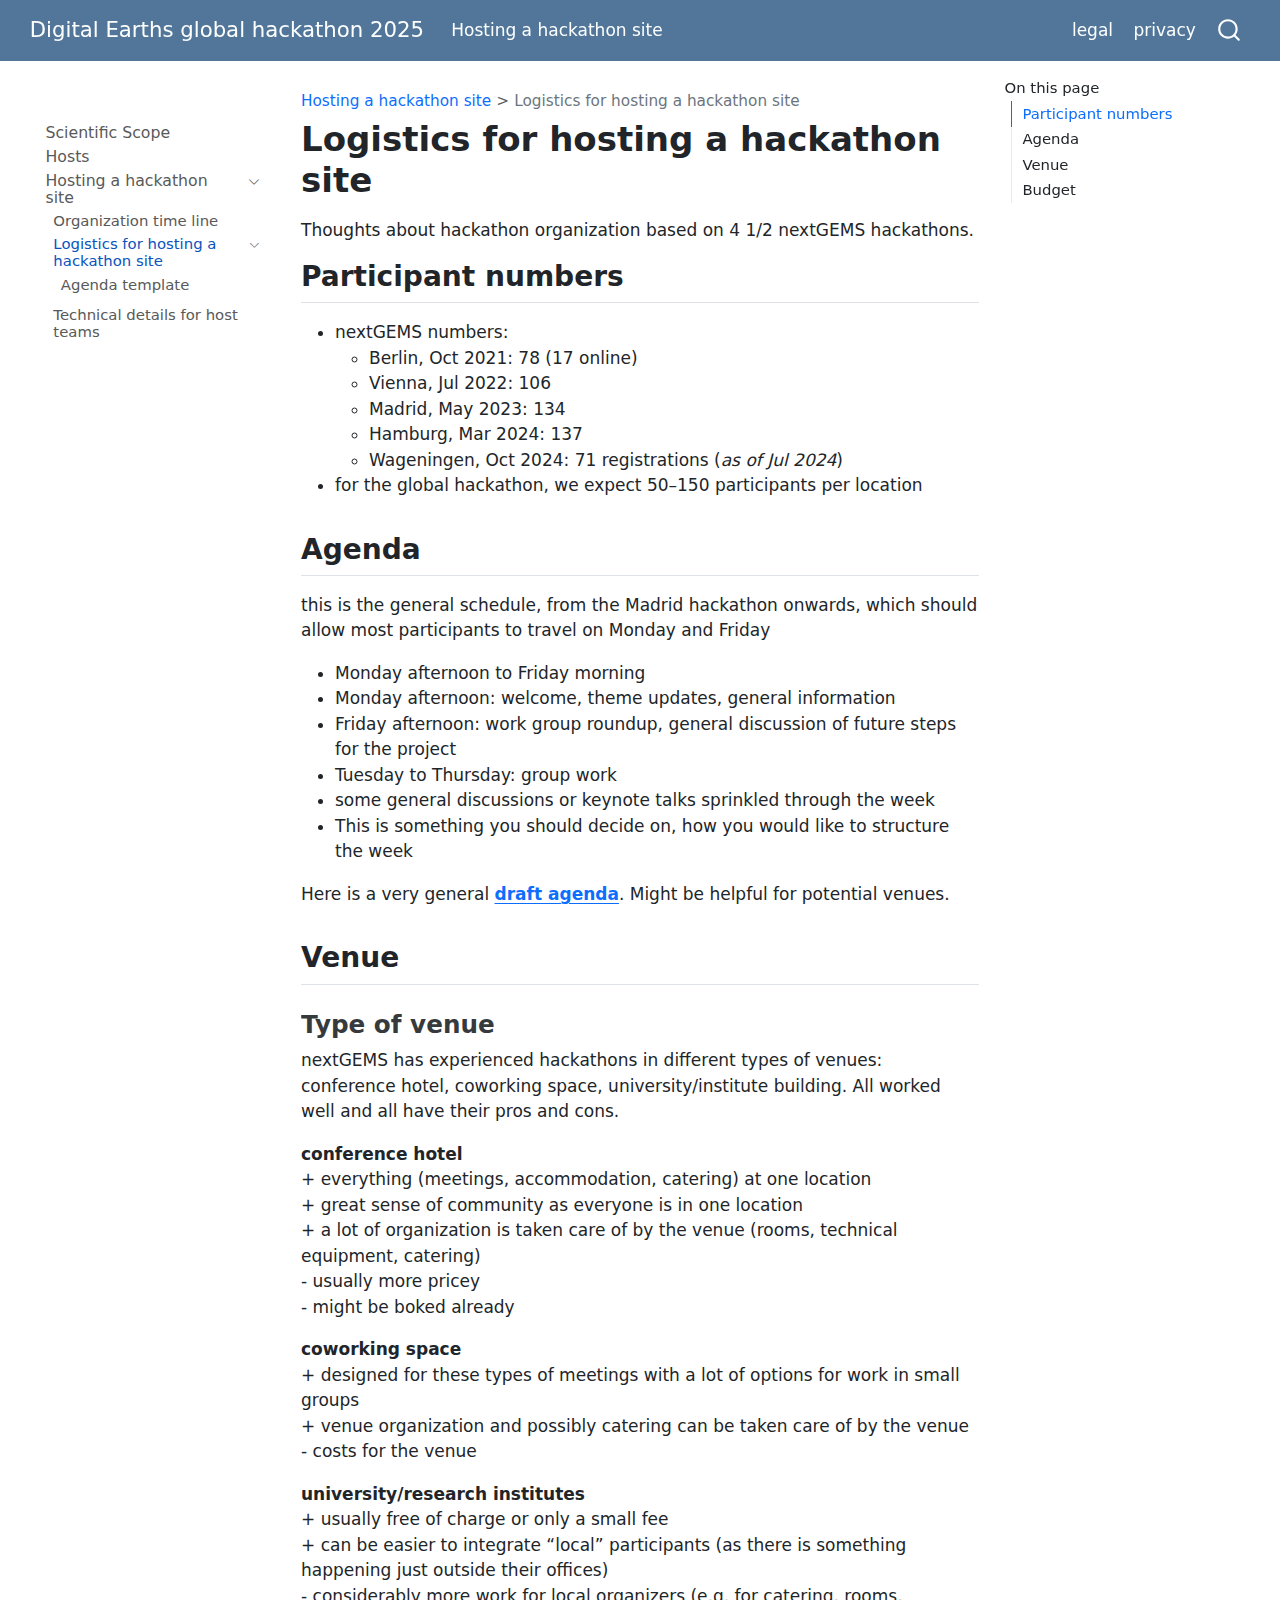
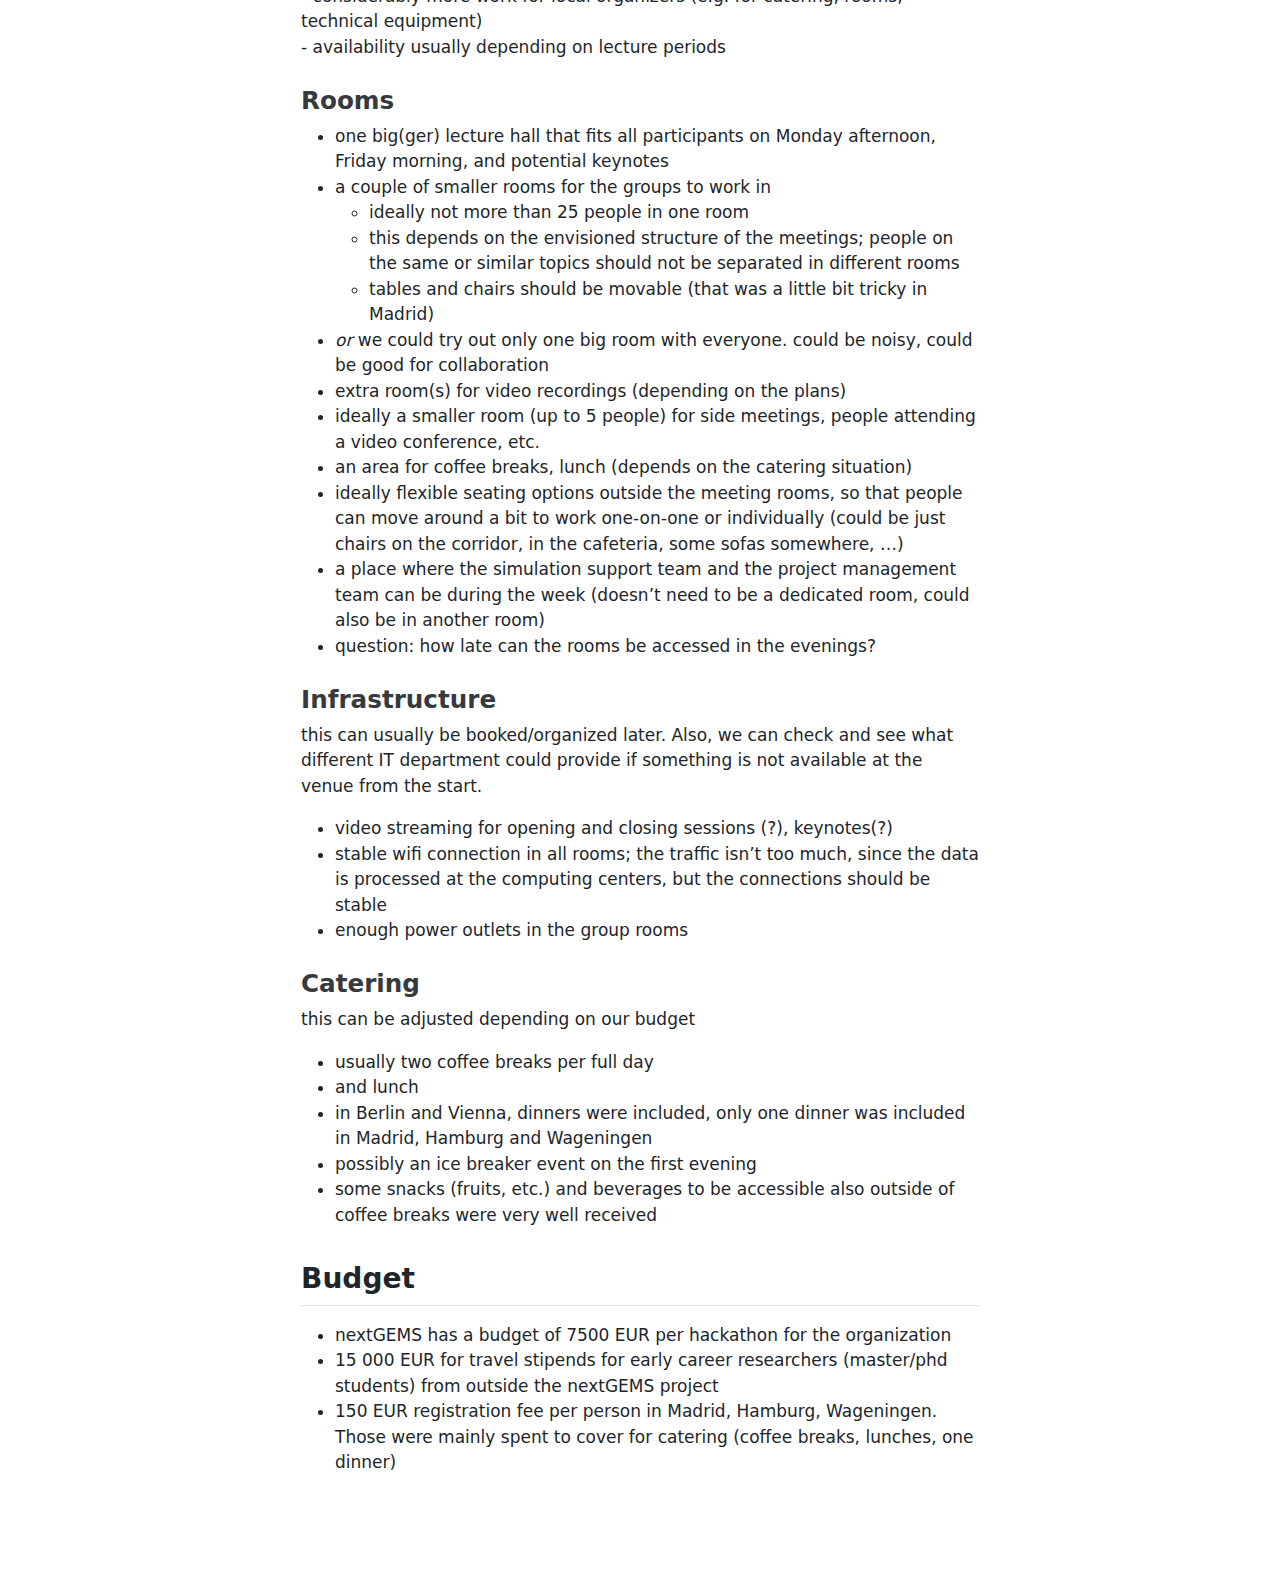
<file: hosting/logistics/index.html>
<!DOCTYPE html>
<html xmlns="http://www.w3.org/1999/xhtml" lang="en" xml:lang="en"><head>

<meta charset="utf-8">
<meta name="generator" content="quarto-1.5.56">

<meta name="viewport" content="width=device-width, initial-scale=1.0, user-scalable=yes">


<title>Logistics for hosting a hackathon site – Digital Earths global hackathon 2025</title>
<style>
code{white-space: pre-wrap;}
span.smallcaps{font-variant: small-caps;}
div.columns{display: flex; gap: min(4vw, 1.5em);}
div.column{flex: auto; overflow-x: auto;}
div.hanging-indent{margin-left: 1.5em; text-indent: -1.5em;}
ul.task-list{list-style: none;}
ul.task-list li input[type="checkbox"] {
  width: 0.8em;
  margin: 0 0.8em 0.2em -1em; /* quarto-specific, see https://github.com/quarto-dev/quarto-cli/issues/4556 */ 
  vertical-align: middle;
}
</style>


<script src="../../site_libs/quarto-nav/quarto-nav.js"></script>
<script src="../../site_libs/quarto-nav/headroom.min.js"></script>
<script src="../../site_libs/clipboard/clipboard.min.js"></script>
<script src="../../site_libs/quarto-search/autocomplete.umd.js"></script>
<script src="../../site_libs/quarto-search/fuse.min.js"></script>
<script src="../../site_libs/quarto-search/quarto-search.js"></script>
<meta name="quarto:offset" content="../../">
<script src="../../site_libs/quarto-html/quarto.js"></script>
<script src="../../site_libs/quarto-html/popper.min.js"></script>
<script src="../../site_libs/quarto-html/tippy.umd.min.js"></script>
<script src="../../site_libs/quarto-html/anchor.min.js"></script>
<link href="../../site_libs/quarto-html/tippy.css" rel="stylesheet">
<link href="../../site_libs/quarto-html/quarto-syntax-highlighting.css" rel="stylesheet" id="quarto-text-highlighting-styles">
<script src="../../site_libs/bootstrap/bootstrap.min.js"></script>
<link href="../../site_libs/bootstrap/bootstrap-icons.css" rel="stylesheet">
<link href="../../site_libs/bootstrap/bootstrap.min.css" rel="stylesheet" id="quarto-bootstrap" data-mode="light">
<script id="quarto-search-options" type="application/json">{
  "location": "navbar",
  "copy-button": false,
  "collapse-after": 3,
  "panel-placement": "end",
  "type": "overlay",
  "limit": 50,
  "keyboard-shortcut": [
    "f",
    "/",
    "s"
  ],
  "show-item-context": false,
  "language": {
    "search-no-results-text": "No results",
    "search-matching-documents-text": "matching documents",
    "search-copy-link-title": "Copy link to search",
    "search-hide-matches-text": "Hide additional matches",
    "search-more-match-text": "more match in this document",
    "search-more-matches-text": "more matches in this document",
    "search-clear-button-title": "Clear",
    "search-text-placeholder": "",
    "search-detached-cancel-button-title": "Cancel",
    "search-submit-button-title": "Submit",
    "search-label": "Search"
  }
}</script>


</head>

<body class="nav-sidebar floating nav-fixed">

<div id="quarto-search-results"></div>
  <header id="quarto-header" class="headroom fixed-top">
    <nav class="navbar navbar-expand-lg " data-bs-theme="dark">
      <div class="navbar-container container-fluid">
      <div class="navbar-brand-container mx-auto">
    <a class="navbar-brand" href="../../index.html">
    <span class="navbar-title">Digital Earths global hackathon 2025</span>
    </a>
  </div>
            <div id="quarto-search" class="" title="Search"></div>
          <button class="navbar-toggler" type="button" data-bs-toggle="collapse" data-bs-target="#navbarCollapse" aria-controls="navbarCollapse" role="menu" aria-expanded="false" aria-label="Toggle navigation" onclick="if (window.quartoToggleHeadroom) { window.quartoToggleHeadroom(); }">
  <span class="navbar-toggler-icon"></span>
</button>
          <div class="collapse navbar-collapse" id="navbarCollapse">
            <ul class="navbar-nav navbar-nav-scroll me-auto">
  <li class="nav-item">
    <a class="nav-link" href="../../hosting/index.html"> 
<span class="menu-text">Hosting a hackathon site</span></a>
  </li>  
</ul>
            <ul class="navbar-nav navbar-nav-scroll ms-auto">
  <li class="nav-item">
    <a class="nav-link" href="https://www.dkrz.de/de/about/kontakt/impressum"> 
<span class="menu-text">legal</span></a>
  </li>  
  <li class="nav-item">
    <a class="nav-link" href="https://www.dkrz.de/en/about-en/contact/en-datenschutzhinweise/en-datenschutzhinweise"> 
<span class="menu-text">privacy</span></a>
  </li>  
</ul>
          </div> <!-- /navcollapse -->
            <div class="quarto-navbar-tools">
</div>
      </div> <!-- /container-fluid -->
    </nav>
  <nav class="quarto-secondary-nav">
    <div class="container-fluid d-flex">
      <button type="button" class="quarto-btn-toggle btn" data-bs-toggle="collapse" role="button" data-bs-target=".quarto-sidebar-collapse-item" aria-controls="quarto-sidebar" aria-expanded="false" aria-label="Toggle sidebar navigation" onclick="if (window.quartoToggleHeadroom) { window.quartoToggleHeadroom(); }">
        <i class="bi bi-layout-text-sidebar-reverse"></i>
      </button>
        <nav class="quarto-page-breadcrumbs" aria-label="breadcrumb"><ol class="breadcrumb"><li class="breadcrumb-item"><a href="../../hosting/time_line.html">Hosting a hackathon site</a></li><li class="breadcrumb-item"><a href="../../hosting/logistics/index.html">Logistics for hosting a hackathon site</a></li></ol></nav>
        <a class="flex-grow-1" role="navigation" data-bs-toggle="collapse" data-bs-target=".quarto-sidebar-collapse-item" aria-controls="quarto-sidebar" aria-expanded="false" aria-label="Toggle sidebar navigation" onclick="if (window.quartoToggleHeadroom) { window.quartoToggleHeadroom(); }">      
        </a>
      <button type="button" class="btn quarto-search-button" aria-label="Search" onclick="window.quartoOpenSearch();">
        <i class="bi bi-search"></i>
      </button>
    </div>
  </nav>
</header>
<!-- content -->
<div id="quarto-content" class="quarto-container page-columns page-rows-contents page-layout-article page-navbar">
<!-- sidebar -->
  <nav id="quarto-sidebar" class="sidebar collapse collapse-horizontal quarto-sidebar-collapse-item sidebar-navigation floating overflow-auto">
        <div class="mt-2 flex-shrink-0 align-items-center">
        <div class="sidebar-search">
        <div id="quarto-search" class="" title="Search"></div>
        </div>
        </div>
    <div class="sidebar-menu-container"> 
    <ul class="list-unstyled mt-1">
        <li class="sidebar-item">
  <div class="sidebar-item-container"> 
  <a href="../../science/index.html" class="sidebar-item-text sidebar-link">
 <span class="menu-text">Scientific Scope</span></a>
  </div>
</li>
        <li class="sidebar-item">
  <div class="sidebar-item-container"> 
  <a href="../../Hosts/index.html" class="sidebar-item-text sidebar-link">
 <span class="menu-text">Hosts</span></a>
  </div>
</li>
        <li class="sidebar-item sidebar-item-section">
      <div class="sidebar-item-container"> 
            <a class="sidebar-item-text sidebar-link text-start" data-bs-toggle="collapse" data-bs-target="#quarto-sidebar-section-1" role="navigation" aria-expanded="true">
 <span class="menu-text">Hosting a hackathon site</span></a>
          <a class="sidebar-item-toggle text-start" data-bs-toggle="collapse" data-bs-target="#quarto-sidebar-section-1" role="navigation" aria-expanded="true" aria-label="Toggle section">
            <i class="bi bi-chevron-right ms-2"></i>
          </a> 
      </div>
      <ul id="quarto-sidebar-section-1" class="collapse list-unstyled sidebar-section depth1 show">  
          <li class="sidebar-item">
  <div class="sidebar-item-container"> 
  <a href="../../hosting/time_line.html" class="sidebar-item-text sidebar-link">
 <span class="menu-text">Organization time line</span></a>
  </div>
</li>
          <li class="sidebar-item sidebar-item-section">
      <div class="sidebar-item-container"> 
            <a href="../../hosting/logistics/index.html" class="sidebar-item-text sidebar-link active">
 <span class="menu-text">Logistics for hosting a hackathon site</span></a>
          <a class="sidebar-item-toggle text-start" data-bs-toggle="collapse" data-bs-target="#quarto-sidebar-section-2" role="navigation" aria-expanded="true" aria-label="Toggle section">
            <i class="bi bi-chevron-right ms-2"></i>
          </a> 
      </div>
      <ul id="quarto-sidebar-section-2" class="collapse list-unstyled sidebar-section depth2 show">  
          <li class="sidebar-item">
  <div class="sidebar-item-container"> 
  <a href="../../hosting/logistics/agenda_template.html" class="sidebar-item-text sidebar-link">
 <span class="menu-text">Agenda template</span></a>
  </div>
</li>
      </ul>
  </li>
          <li class="sidebar-item">
  <div class="sidebar-item-container"> 
  <a href="../../hosting/technical/index.html" class="sidebar-item-text sidebar-link">
 <span class="menu-text">Technical details for host teams</span></a>
  </div>
</li>
      </ul>
  </li>
    </ul>
    </div>
</nav>
<div id="quarto-sidebar-glass" class="quarto-sidebar-collapse-item" data-bs-toggle="collapse" data-bs-target=".quarto-sidebar-collapse-item"></div>
<!-- margin-sidebar -->
    <div id="quarto-margin-sidebar" class="sidebar margin-sidebar">
        <nav id="TOC" role="doc-toc" class="toc-active">
    <h2 id="toc-title">On this page</h2>
   
  <ul>
  <li><a href="#participant-numbers" id="toc-participant-numbers" class="nav-link active" data-scroll-target="#participant-numbers">Participant numbers</a></li>
  <li><a href="#agenda" id="toc-agenda" class="nav-link" data-scroll-target="#agenda">Agenda</a></li>
  <li><a href="#venue" id="toc-venue" class="nav-link" data-scroll-target="#venue">Venue</a>
  <ul class="collapse">
  <li><a href="#type-of-venue" id="toc-type-of-venue" class="nav-link" data-scroll-target="#type-of-venue">Type of venue</a></li>
  <li><a href="#rooms" id="toc-rooms" class="nav-link" data-scroll-target="#rooms">Rooms</a></li>
  <li><a href="#infrastructure" id="toc-infrastructure" class="nav-link" data-scroll-target="#infrastructure">Infrastructure</a></li>
  <li><a href="#catering" id="toc-catering" class="nav-link" data-scroll-target="#catering">Catering</a></li>
  </ul></li>
  <li><a href="#budget" id="toc-budget" class="nav-link" data-scroll-target="#budget">Budget</a></li>
  </ul>
</nav>
    </div>
<!-- main -->
<main class="content" id="quarto-document-content">

<header id="title-block-header" class="quarto-title-block default"><nav class="quarto-page-breadcrumbs quarto-title-breadcrumbs d-none d-lg-block" aria-label="breadcrumb"><ol class="breadcrumb"><li class="breadcrumb-item"><a href="../../hosting/time_line.html">Hosting a hackathon site</a></li><li class="breadcrumb-item"><a href="../../hosting/logistics/index.html">Logistics for hosting a hackathon site</a></li></ol></nav>
<div class="quarto-title">
<h1 class="title">Logistics for hosting a hackathon site</h1>
</div>



<div class="quarto-title-meta">

    
  
    
  </div>
  


</header>


<p>Thoughts about hackathon organization based on 4 1/2 nextGEMS hackathons.</p>
<section id="participant-numbers" class="level2">
<h2 class="anchored" data-anchor-id="participant-numbers">Participant numbers</h2>
<ul>
<li>nextGEMS numbers:
<ul>
<li>Berlin, Oct 2021: 78 (17 online)</li>
<li>Vienna, Jul 2022: 106</li>
<li>Madrid, May 2023: 134</li>
<li>Hamburg, Mar 2024: 137</li>
<li>Wageningen, Oct 2024: 71 registrations (<em>as of Jul 2024</em>)</li>
</ul></li>
<li>for the global hackathon, we expect 50–150 participants per location</li>
</ul>
</section>
<section id="agenda" class="level2">
<h2 class="anchored" data-anchor-id="agenda">Agenda</h2>
<p>this is the general schedule, from the Madrid hackathon onwards, which should allow most participants to travel on Monday and Friday</p>
<ul>
<li>Monday afternoon to Friday morning</li>
<li>Monday afternoon: welcome, theme updates, general information</li>
<li>Friday afternoon: work group roundup, general discussion of future steps for the project</li>
<li>Tuesday to Thursday: group work</li>
<li>some general discussions or keynote talks sprinkled through the week</li>
<li>This is something you should decide on, how you would like to structure the week</li>
</ul>
<p>Here is a very general <a href="../../hosting/logistics/agenda_template.html"><strong>draft agenda</strong></a>. Might be helpful for potential venues.</p>
</section>
<section id="venue" class="level2">
<h2 class="anchored" data-anchor-id="venue">Venue</h2>
<section id="type-of-venue" class="level3">
<h3 class="anchored" data-anchor-id="type-of-venue">Type of venue</h3>
<p>nextGEMS has experienced hackathons in different types of venues: conference hotel, coworking space, university/institute building. All worked well and all have their pros and cons.</p>
<p><strong>conference hotel</strong><br>
+ everything (meetings, accommodation, catering) at one location<br>
+ great sense of community as everyone is in one location<br>
+ a lot of organization is taken care of by the venue (rooms, technical equipment, catering)<br>
- usually more pricey<br>
- might be boked already</p>
<p><strong>coworking space</strong><br>
+ designed for these types of meetings with a lot of options for work in small groups<br>
+ venue organization and possibly catering can be taken care of by the venue<br>
- costs for the venue</p>
<p><strong>university/research institutes</strong><br>
+ usually free of charge or only a small fee<br>
+ can be easier to integrate “local” participants (as there is something happening just outside their offices)<br>
- considerably more work for local organizers (e.g.&nbsp;for catering, rooms, technical equipment)<br>
- availability usually depending on lecture periods</p>
</section>
<section id="rooms" class="level3">
<h3 class="anchored" data-anchor-id="rooms">Rooms</h3>
<ul>
<li>one big(ger) lecture hall that fits all participants on Monday afternoon, Friday morning, and potential keynotes</li>
<li>a couple of smaller rooms for the groups to work in
<ul>
<li>ideally not more than 25 people in one room</li>
<li>this depends on the envisioned structure of the meetings; people on the same or similar topics should not be separated in different rooms</li>
<li>tables and chairs should be movable (that was a little bit tricky in Madrid)</li>
</ul></li>
<li><em>or</em> we could try out only one big room with everyone. could be noisy, could be good for collaboration</li>
<li>extra room(s) for video recordings (depending on the plans)</li>
<li>ideally a smaller room (up to 5 people) for side meetings, people attending a video conference, etc.</li>
<li>an area for coffee breaks, lunch (depends on the catering situation)</li>
<li>ideally flexible seating options outside the meeting rooms, so that people can move around a bit to work one-on-one or individually (could be just chairs on the corridor, in the cafeteria, some sofas somewhere, …)</li>
<li>a place where the simulation support team and the project management team can be during the week (doesn’t need to be a dedicated room, could also be in another room)</li>
<li>question: how late can the rooms be accessed in the evenings?</li>
</ul>
</section>
<section id="infrastructure" class="level3">
<h3 class="anchored" data-anchor-id="infrastructure">Infrastructure</h3>
<p>this can usually be booked/organized later. Also, we can check and see what different IT department could provide if something is not available at the venue from the start.</p>
<ul>
<li>video streaming for opening and closing sessions (?), keynotes(?)</li>
<li>stable wifi connection in all rooms; the traffic isn’t too much, since the data is processed at the computing centers, but the connections should be stable</li>
<li>enough power outlets in the group rooms</li>
</ul>
</section>
<section id="catering" class="level3">
<h3 class="anchored" data-anchor-id="catering">Catering</h3>
<p>this can be adjusted depending on our budget</p>
<ul>
<li>usually two coffee breaks per full day</li>
<li>and lunch</li>
<li>in Berlin and Vienna, dinners were included, only one dinner was included in Madrid, Hamburg and Wageningen</li>
<li>possibly an ice breaker event on the first evening</li>
<li>some snacks (fruits, etc.) and beverages to be accessible also outside of coffee breaks were very well received</li>
</ul>
</section>
</section>
<section id="budget" class="level2">
<h2 class="anchored" data-anchor-id="budget">Budget</h2>
<ul>
<li>nextGEMS has a budget of 7500 EUR per hackathon for the organization</li>
<li>15 000 EUR for travel stipends for early career researchers (master/phd students) from outside the nextGEMS project</li>
<li>150 EUR registration fee per person in Madrid, Hamburg, Wageningen. Those were mainly spent to cover for catering (coffee breaks, lunches, one dinner)</li>
</ul>


</section>

</main> <!-- /main -->
<script id="quarto-html-after-body" type="application/javascript">
window.document.addEventListener("DOMContentLoaded", function (event) {
  const toggleBodyColorMode = (bsSheetEl) => {
    const mode = bsSheetEl.getAttribute("data-mode");
    const bodyEl = window.document.querySelector("body");
    if (mode === "dark") {
      bodyEl.classList.add("quarto-dark");
      bodyEl.classList.remove("quarto-light");
    } else {
      bodyEl.classList.add("quarto-light");
      bodyEl.classList.remove("quarto-dark");
    }
  }
  const toggleBodyColorPrimary = () => {
    const bsSheetEl = window.document.querySelector("link#quarto-bootstrap");
    if (bsSheetEl) {
      toggleBodyColorMode(bsSheetEl);
    }
  }
  toggleBodyColorPrimary();  
  const icon = "";
  const anchorJS = new window.AnchorJS();
  anchorJS.options = {
    placement: 'right',
    icon: icon
  };
  anchorJS.add('.anchored');
  const isCodeAnnotation = (el) => {
    for (const clz of el.classList) {
      if (clz.startsWith('code-annotation-')) {                     
        return true;
      }
    }
    return false;
  }
  const onCopySuccess = function(e) {
    // button target
    const button = e.trigger;
    // don't keep focus
    button.blur();
    // flash "checked"
    button.classList.add('code-copy-button-checked');
    var currentTitle = button.getAttribute("title");
    button.setAttribute("title", "Copied!");
    let tooltip;
    if (window.bootstrap) {
      button.setAttribute("data-bs-toggle", "tooltip");
      button.setAttribute("data-bs-placement", "left");
      button.setAttribute("data-bs-title", "Copied!");
      tooltip = new bootstrap.Tooltip(button, 
        { trigger: "manual", 
          customClass: "code-copy-button-tooltip",
          offset: [0, -8]});
      tooltip.show();    
    }
    setTimeout(function() {
      if (tooltip) {
        tooltip.hide();
        button.removeAttribute("data-bs-title");
        button.removeAttribute("data-bs-toggle");
        button.removeAttribute("data-bs-placement");
      }
      button.setAttribute("title", currentTitle);
      button.classList.remove('code-copy-button-checked');
    }, 1000);
    // clear code selection
    e.clearSelection();
  }
  const getTextToCopy = function(trigger) {
      const codeEl = trigger.previousElementSibling.cloneNode(true);
      for (const childEl of codeEl.children) {
        if (isCodeAnnotation(childEl)) {
          childEl.remove();
        }
      }
      return codeEl.innerText;
  }
  const clipboard = new window.ClipboardJS('.code-copy-button:not([data-in-quarto-modal])', {
    text: getTextToCopy
  });
  clipboard.on('success', onCopySuccess);
  if (window.document.getElementById('quarto-embedded-source-code-modal')) {
    // For code content inside modals, clipBoardJS needs to be initialized with a container option
    // TODO: Check when it could be a function (https://github.com/zenorocha/clipboard.js/issues/860)
    const clipboardModal = new window.ClipboardJS('.code-copy-button[data-in-quarto-modal]', {
      text: getTextToCopy,
      container: window.document.getElementById('quarto-embedded-source-code-modal')
    });
    clipboardModal.on('success', onCopySuccess);
  }
    var localhostRegex = new RegExp(/^(?:http|https):\/\/localhost\:?[0-9]*\//);
    var mailtoRegex = new RegExp(/^mailto:/);
      var filterRegex = new RegExp("https:\/\/digital-earths-global-hackathon\.github\.io\/planning\/");
    var isInternal = (href) => {
        return filterRegex.test(href) || localhostRegex.test(href) || mailtoRegex.test(href);
    }
    // Inspect non-navigation links and adorn them if external
 	var links = window.document.querySelectorAll('a[href]:not(.nav-link):not(.navbar-brand):not(.toc-action):not(.sidebar-link):not(.sidebar-item-toggle):not(.pagination-link):not(.no-external):not([aria-hidden]):not(.dropdown-item):not(.quarto-navigation-tool):not(.about-link)');
    for (var i=0; i<links.length; i++) {
      const link = links[i];
      if (!isInternal(link.href)) {
        // undo the damage that might have been done by quarto-nav.js in the case of
        // links that we want to consider external
        if (link.dataset.originalHref !== undefined) {
          link.href = link.dataset.originalHref;
        }
      }
    }
  function tippyHover(el, contentFn, onTriggerFn, onUntriggerFn) {
    const config = {
      allowHTML: true,
      maxWidth: 500,
      delay: 100,
      arrow: false,
      appendTo: function(el) {
          return el.parentElement;
      },
      interactive: true,
      interactiveBorder: 10,
      theme: 'quarto',
      placement: 'bottom-start',
    };
    if (contentFn) {
      config.content = contentFn;
    }
    if (onTriggerFn) {
      config.onTrigger = onTriggerFn;
    }
    if (onUntriggerFn) {
      config.onUntrigger = onUntriggerFn;
    }
    window.tippy(el, config); 
  }
  const noterefs = window.document.querySelectorAll('a[role="doc-noteref"]');
  for (var i=0; i<noterefs.length; i++) {
    const ref = noterefs[i];
    tippyHover(ref, function() {
      // use id or data attribute instead here
      let href = ref.getAttribute('data-footnote-href') || ref.getAttribute('href');
      try { href = new URL(href).hash; } catch {}
      const id = href.replace(/^#\/?/, "");
      const note = window.document.getElementById(id);
      if (note) {
        return note.innerHTML;
      } else {
        return "";
      }
    });
  }
  const xrefs = window.document.querySelectorAll('a.quarto-xref');
  const processXRef = (id, note) => {
    // Strip column container classes
    const stripColumnClz = (el) => {
      el.classList.remove("page-full", "page-columns");
      if (el.children) {
        for (const child of el.children) {
          stripColumnClz(child);
        }
      }
    }
    stripColumnClz(note)
    if (id === null || id.startsWith('sec-')) {
      // Special case sections, only their first couple elements
      const container = document.createElement("div");
      if (note.children && note.children.length > 2) {
        container.appendChild(note.children[0].cloneNode(true));
        for (let i = 1; i < note.children.length; i++) {
          const child = note.children[i];
          if (child.tagName === "P" && child.innerText === "") {
            continue;
          } else {
            container.appendChild(child.cloneNode(true));
            break;
          }
        }
        if (window.Quarto?.typesetMath) {
          window.Quarto.typesetMath(container);
        }
        return container.innerHTML
      } else {
        if (window.Quarto?.typesetMath) {
          window.Quarto.typesetMath(note);
        }
        return note.innerHTML;
      }
    } else {
      // Remove any anchor links if they are present
      const anchorLink = note.querySelector('a.anchorjs-link');
      if (anchorLink) {
        anchorLink.remove();
      }
      if (window.Quarto?.typesetMath) {
        window.Quarto.typesetMath(note);
      }
      // TODO in 1.5, we should make sure this works without a callout special case
      if (note.classList.contains("callout")) {
        return note.outerHTML;
      } else {
        return note.innerHTML;
      }
    }
  }
  for (var i=0; i<xrefs.length; i++) {
    const xref = xrefs[i];
    tippyHover(xref, undefined, function(instance) {
      instance.disable();
      let url = xref.getAttribute('href');
      let hash = undefined; 
      if (url.startsWith('#')) {
        hash = url;
      } else {
        try { hash = new URL(url).hash; } catch {}
      }
      if (hash) {
        const id = hash.replace(/^#\/?/, "");
        const note = window.document.getElementById(id);
        if (note !== null) {
          try {
            const html = processXRef(id, note.cloneNode(true));
            instance.setContent(html);
          } finally {
            instance.enable();
            instance.show();
          }
        } else {
          // See if we can fetch this
          fetch(url.split('#')[0])
          .then(res => res.text())
          .then(html => {
            const parser = new DOMParser();
            const htmlDoc = parser.parseFromString(html, "text/html");
            const note = htmlDoc.getElementById(id);
            if (note !== null) {
              const html = processXRef(id, note);
              instance.setContent(html);
            } 
          }).finally(() => {
            instance.enable();
            instance.show();
          });
        }
      } else {
        // See if we can fetch a full url (with no hash to target)
        // This is a special case and we should probably do some content thinning / targeting
        fetch(url)
        .then(res => res.text())
        .then(html => {
          const parser = new DOMParser();
          const htmlDoc = parser.parseFromString(html, "text/html");
          const note = htmlDoc.querySelector('main.content');
          if (note !== null) {
            // This should only happen for chapter cross references
            // (since there is no id in the URL)
            // remove the first header
            if (note.children.length > 0 && note.children[0].tagName === "HEADER") {
              note.children[0].remove();
            }
            const html = processXRef(null, note);
            instance.setContent(html);
          } 
        }).finally(() => {
          instance.enable();
          instance.show();
        });
      }
    }, function(instance) {
    });
  }
      let selectedAnnoteEl;
      const selectorForAnnotation = ( cell, annotation) => {
        let cellAttr = 'data-code-cell="' + cell + '"';
        let lineAttr = 'data-code-annotation="' +  annotation + '"';
        const selector = 'span[' + cellAttr + '][' + lineAttr + ']';
        return selector;
      }
      const selectCodeLines = (annoteEl) => {
        const doc = window.document;
        const targetCell = annoteEl.getAttribute("data-target-cell");
        const targetAnnotation = annoteEl.getAttribute("data-target-annotation");
        const annoteSpan = window.document.querySelector(selectorForAnnotation(targetCell, targetAnnotation));
        const lines = annoteSpan.getAttribute("data-code-lines").split(",");
        const lineIds = lines.map((line) => {
          return targetCell + "-" + line;
        })
        let top = null;
        let height = null;
        let parent = null;
        if (lineIds.length > 0) {
            //compute the position of the single el (top and bottom and make a div)
            const el = window.document.getElementById(lineIds[0]);
            top = el.offsetTop;
            height = el.offsetHeight;
            parent = el.parentElement.parentElement;
          if (lineIds.length > 1) {
            const lastEl = window.document.getElementById(lineIds[lineIds.length - 1]);
            const bottom = lastEl.offsetTop + lastEl.offsetHeight;
            height = bottom - top;
          }
          if (top !== null && height !== null && parent !== null) {
            // cook up a div (if necessary) and position it 
            let div = window.document.getElementById("code-annotation-line-highlight");
            if (div === null) {
              div = window.document.createElement("div");
              div.setAttribute("id", "code-annotation-line-highlight");
              div.style.position = 'absolute';
              parent.appendChild(div);
            }
            div.style.top = top - 2 + "px";
            div.style.height = height + 4 + "px";
            div.style.left = 0;
            let gutterDiv = window.document.getElementById("code-annotation-line-highlight-gutter");
            if (gutterDiv === null) {
              gutterDiv = window.document.createElement("div");
              gutterDiv.setAttribute("id", "code-annotation-line-highlight-gutter");
              gutterDiv.style.position = 'absolute';
              const codeCell = window.document.getElementById(targetCell);
              const gutter = codeCell.querySelector('.code-annotation-gutter');
              gutter.appendChild(gutterDiv);
            }
            gutterDiv.style.top = top - 2 + "px";
            gutterDiv.style.height = height + 4 + "px";
          }
          selectedAnnoteEl = annoteEl;
        }
      };
      const unselectCodeLines = () => {
        const elementsIds = ["code-annotation-line-highlight", "code-annotation-line-highlight-gutter"];
        elementsIds.forEach((elId) => {
          const div = window.document.getElementById(elId);
          if (div) {
            div.remove();
          }
        });
        selectedAnnoteEl = undefined;
      };
        // Handle positioning of the toggle
    window.addEventListener(
      "resize",
      throttle(() => {
        elRect = undefined;
        if (selectedAnnoteEl) {
          selectCodeLines(selectedAnnoteEl);
        }
      }, 10)
    );
    function throttle(fn, ms) {
    let throttle = false;
    let timer;
      return (...args) => {
        if(!throttle) { // first call gets through
            fn.apply(this, args);
            throttle = true;
        } else { // all the others get throttled
            if(timer) clearTimeout(timer); // cancel #2
            timer = setTimeout(() => {
              fn.apply(this, args);
              timer = throttle = false;
            }, ms);
        }
      };
    }
      // Attach click handler to the DT
      const annoteDls = window.document.querySelectorAll('dt[data-target-cell]');
      for (const annoteDlNode of annoteDls) {
        annoteDlNode.addEventListener('click', (event) => {
          const clickedEl = event.target;
          if (clickedEl !== selectedAnnoteEl) {
            unselectCodeLines();
            const activeEl = window.document.querySelector('dt[data-target-cell].code-annotation-active');
            if (activeEl) {
              activeEl.classList.remove('code-annotation-active');
            }
            selectCodeLines(clickedEl);
            clickedEl.classList.add('code-annotation-active');
          } else {
            // Unselect the line
            unselectCodeLines();
            clickedEl.classList.remove('code-annotation-active');
          }
        });
      }
  const findCites = (el) => {
    const parentEl = el.parentElement;
    if (parentEl) {
      const cites = parentEl.dataset.cites;
      if (cites) {
        return {
          el,
          cites: cites.split(' ')
        };
      } else {
        return findCites(el.parentElement)
      }
    } else {
      return undefined;
    }
  };
  var bibliorefs = window.document.querySelectorAll('a[role="doc-biblioref"]');
  for (var i=0; i<bibliorefs.length; i++) {
    const ref = bibliorefs[i];
    const citeInfo = findCites(ref);
    if (citeInfo) {
      tippyHover(citeInfo.el, function() {
        var popup = window.document.createElement('div');
        citeInfo.cites.forEach(function(cite) {
          var citeDiv = window.document.createElement('div');
          citeDiv.classList.add('hanging-indent');
          citeDiv.classList.add('csl-entry');
          var biblioDiv = window.document.getElementById('ref-' + cite);
          if (biblioDiv) {
            citeDiv.innerHTML = biblioDiv.innerHTML;
          }
          popup.appendChild(citeDiv);
        });
        return popup.innerHTML;
      });
    }
  }
});
</script>
</div> <!-- /content -->




</body></html>
</file>
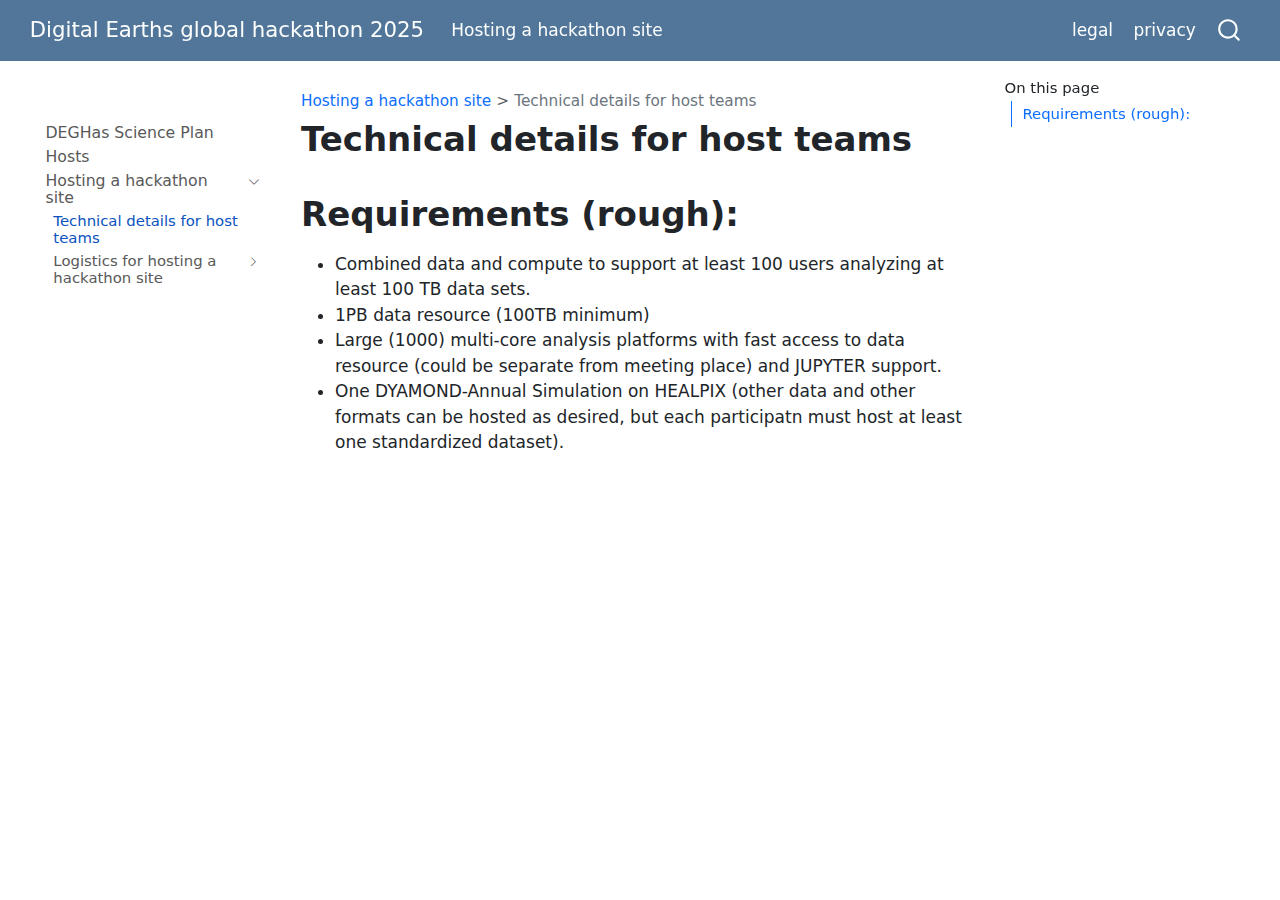
<file: hosting/technical/index.html>
<!DOCTYPE html>
<html xmlns="http://www.w3.org/1999/xhtml" lang="en" xml:lang="en"><head>

<meta charset="utf-8">
<meta name="generator" content="quarto-1.5.56">

<meta name="viewport" content="width=device-width, initial-scale=1.0, user-scalable=yes">


<title>Technical details for host teams – Digital Earths global hackathon 2025</title>
<style>
code{white-space: pre-wrap;}
span.smallcaps{font-variant: small-caps;}
div.columns{display: flex; gap: min(4vw, 1.5em);}
div.column{flex: auto; overflow-x: auto;}
div.hanging-indent{margin-left: 1.5em; text-indent: -1.5em;}
ul.task-list{list-style: none;}
ul.task-list li input[type="checkbox"] {
  width: 0.8em;
  margin: 0 0.8em 0.2em -1em; /* quarto-specific, see https://github.com/quarto-dev/quarto-cli/issues/4556 */ 
  vertical-align: middle;
}
</style>


<script src="../../site_libs/quarto-nav/quarto-nav.js"></script>
<script src="../../site_libs/quarto-nav/headroom.min.js"></script>
<script src="../../site_libs/clipboard/clipboard.min.js"></script>
<script src="../../site_libs/quarto-search/autocomplete.umd.js"></script>
<script src="../../site_libs/quarto-search/fuse.min.js"></script>
<script src="../../site_libs/quarto-search/quarto-search.js"></script>
<meta name="quarto:offset" content="../../">
<script src="../../site_libs/quarto-html/quarto.js"></script>
<script src="../../site_libs/quarto-html/popper.min.js"></script>
<script src="../../site_libs/quarto-html/tippy.umd.min.js"></script>
<script src="../../site_libs/quarto-html/anchor.min.js"></script>
<link href="../../site_libs/quarto-html/tippy.css" rel="stylesheet">
<link href="../../site_libs/quarto-html/quarto-syntax-highlighting.css" rel="stylesheet" id="quarto-text-highlighting-styles">
<script src="../../site_libs/bootstrap/bootstrap.min.js"></script>
<link href="../../site_libs/bootstrap/bootstrap-icons.css" rel="stylesheet">
<link href="../../site_libs/bootstrap/bootstrap.min.css" rel="stylesheet" id="quarto-bootstrap" data-mode="light">
<script id="quarto-search-options" type="application/json">{
  "location": "navbar",
  "copy-button": false,
  "collapse-after": 3,
  "panel-placement": "end",
  "type": "overlay",
  "limit": 50,
  "keyboard-shortcut": [
    "f",
    "/",
    "s"
  ],
  "show-item-context": false,
  "language": {
    "search-no-results-text": "No results",
    "search-matching-documents-text": "matching documents",
    "search-copy-link-title": "Copy link to search",
    "search-hide-matches-text": "Hide additional matches",
    "search-more-match-text": "more match in this document",
    "search-more-matches-text": "more matches in this document",
    "search-clear-button-title": "Clear",
    "search-text-placeholder": "",
    "search-detached-cancel-button-title": "Cancel",
    "search-submit-button-title": "Submit",
    "search-label": "Search"
  }
}</script>


</head>

<body class="nav-sidebar floating nav-fixed">

<div id="quarto-search-results"></div>
  <header id="quarto-header" class="headroom fixed-top">
    <nav class="navbar navbar-expand-lg " data-bs-theme="dark">
      <div class="navbar-container container-fluid">
      <div class="navbar-brand-container mx-auto">
    <a class="navbar-brand" href="../../index.html">
    <span class="navbar-title">Digital Earths global hackathon 2025</span>
    </a>
  </div>
            <div id="quarto-search" class="" title="Search"></div>
          <button class="navbar-toggler" type="button" data-bs-toggle="collapse" data-bs-target="#navbarCollapse" aria-controls="navbarCollapse" role="menu" aria-expanded="false" aria-label="Toggle navigation" onclick="if (window.quartoToggleHeadroom) { window.quartoToggleHeadroom(); }">
  <span class="navbar-toggler-icon"></span>
</button>
          <div class="collapse navbar-collapse" id="navbarCollapse">
            <ul class="navbar-nav navbar-nav-scroll me-auto">
  <li class="nav-item">
    <a class="nav-link" href="../../hosting/index.html"> 
<span class="menu-text">Hosting a hackathon site</span></a>
  </li>  
</ul>
            <ul class="navbar-nav navbar-nav-scroll ms-auto">
  <li class="nav-item">
    <a class="nav-link" href="https://www.dkrz.de/de/about/kontakt/impressum"> 
<span class="menu-text">legal</span></a>
  </li>  
  <li class="nav-item">
    <a class="nav-link" href="https://www.dkrz.de/en/about-en/contact/en-datenschutzhinweise/en-datenschutzhinweise"> 
<span class="menu-text">privacy</span></a>
  </li>  
</ul>
          </div> <!-- /navcollapse -->
            <div class="quarto-navbar-tools">
</div>
      </div> <!-- /container-fluid -->
    </nav>
  <nav class="quarto-secondary-nav">
    <div class="container-fluid d-flex">
      <button type="button" class="quarto-btn-toggle btn" data-bs-toggle="collapse" role="button" data-bs-target=".quarto-sidebar-collapse-item" aria-controls="quarto-sidebar" aria-expanded="false" aria-label="Toggle sidebar navigation" onclick="if (window.quartoToggleHeadroom) { window.quartoToggleHeadroom(); }">
        <i class="bi bi-layout-text-sidebar-reverse"></i>
      </button>
        <nav class="quarto-page-breadcrumbs" aria-label="breadcrumb"><ol class="breadcrumb"><li class="breadcrumb-item"><a href="../../hosting/technical/index.html">Hosting a hackathon site</a></li><li class="breadcrumb-item"><a href="../../hosting/technical/index.html">Technical details for host teams</a></li></ol></nav>
        <a class="flex-grow-1" role="navigation" data-bs-toggle="collapse" data-bs-target=".quarto-sidebar-collapse-item" aria-controls="quarto-sidebar" aria-expanded="false" aria-label="Toggle sidebar navigation" onclick="if (window.quartoToggleHeadroom) { window.quartoToggleHeadroom(); }">      
        </a>
      <button type="button" class="btn quarto-search-button" aria-label="Search" onclick="window.quartoOpenSearch();">
        <i class="bi bi-search"></i>
      </button>
    </div>
  </nav>
</header>
<!-- content -->
<div id="quarto-content" class="quarto-container page-columns page-rows-contents page-layout-article page-navbar">
<!-- sidebar -->
  <nav id="quarto-sidebar" class="sidebar collapse collapse-horizontal quarto-sidebar-collapse-item sidebar-navigation floating overflow-auto">
        <div class="mt-2 flex-shrink-0 align-items-center">
        <div class="sidebar-search">
        <div id="quarto-search" class="" title="Search"></div>
        </div>
        </div>
    <div class="sidebar-menu-container"> 
    <ul class="list-unstyled mt-1">
        <li class="sidebar-item">
  <div class="sidebar-item-container"> 
  <a href="../../Science Plan/index.html" class="sidebar-item-text sidebar-link">
 <span class="menu-text">DEGHas Science Plan</span></a>
  </div>
</li>
        <li class="sidebar-item">
  <div class="sidebar-item-container"> 
  <a href="../../Hosts/index.html" class="sidebar-item-text sidebar-link">
 <span class="menu-text">Hosts</span></a>
  </div>
</li>
        <li class="sidebar-item sidebar-item-section">
      <div class="sidebar-item-container"> 
            <a class="sidebar-item-text sidebar-link text-start" data-bs-toggle="collapse" data-bs-target="#quarto-sidebar-section-1" role="navigation" aria-expanded="true">
 <span class="menu-text">Hosting a hackathon site</span></a>
          <a class="sidebar-item-toggle text-start" data-bs-toggle="collapse" data-bs-target="#quarto-sidebar-section-1" role="navigation" aria-expanded="true" aria-label="Toggle section">
            <i class="bi bi-chevron-right ms-2"></i>
          </a> 
      </div>
      <ul id="quarto-sidebar-section-1" class="collapse list-unstyled sidebar-section depth1 show">  
          <li class="sidebar-item">
  <div class="sidebar-item-container"> 
  <a href="../../hosting/technical/index.html" class="sidebar-item-text sidebar-link active">
 <span class="menu-text">Technical details for host teams</span></a>
  </div>
</li>
          <li class="sidebar-item sidebar-item-section">
      <div class="sidebar-item-container"> 
            <a href="../../hosting/logistics/index.html" class="sidebar-item-text sidebar-link">
 <span class="menu-text">Logistics for hosting a hackathon site</span></a>
          <a class="sidebar-item-toggle text-start collapsed" data-bs-toggle="collapse" data-bs-target="#quarto-sidebar-section-2" role="navigation" aria-expanded="false" aria-label="Toggle section">
            <i class="bi bi-chevron-right ms-2"></i>
          </a> 
      </div>
      <ul id="quarto-sidebar-section-2" class="collapse list-unstyled sidebar-section depth2 ">  
          <li class="sidebar-item">
  <div class="sidebar-item-container"> 
  <a href="../../hosting/logistics/agenda_template.html" class="sidebar-item-text sidebar-link">
 <span class="menu-text">Agenda template</span></a>
  </div>
</li>
          <li class="sidebar-item">
  <div class="sidebar-item-container"> 
  <a href="../../hosting/logistics/time_line.html" class="sidebar-item-text sidebar-link">
 <span class="menu-text">Organization time line</span></a>
  </div>
</li>
      </ul>
  </li>
      </ul>
  </li>
    </ul>
    </div>
</nav>
<div id="quarto-sidebar-glass" class="quarto-sidebar-collapse-item" data-bs-toggle="collapse" data-bs-target=".quarto-sidebar-collapse-item"></div>
<!-- margin-sidebar -->
    <div id="quarto-margin-sidebar" class="sidebar margin-sidebar">
        <nav id="TOC" role="doc-toc" class="toc-active">
    <h2 id="toc-title">On this page</h2>
   
  <ul>
  <li><a href="#requirements-rough" id="toc-requirements-rough" class="nav-link active" data-scroll-target="#requirements-rough">Requirements (rough):</a></li>
  </ul>
</nav>
    </div>
<!-- main -->
<main class="content" id="quarto-document-content">

<header id="title-block-header" class="quarto-title-block default"><nav class="quarto-page-breadcrumbs quarto-title-breadcrumbs d-none d-lg-block" aria-label="breadcrumb"><ol class="breadcrumb"><li class="breadcrumb-item"><a href="../../hosting/technical/index.html">Hosting a hackathon site</a></li><li class="breadcrumb-item"><a href="../../hosting/technical/index.html">Technical details for host teams</a></li></ol></nav>
<div class="quarto-title">
<h1 class="title">Technical details for host teams</h1>
</div>



<div class="quarto-title-meta">

    
  
    
  </div>
  


</header>


<section id="requirements-rough" class="level1">
<h1>Requirements (rough):</h1>
<ul>
<li>Combined data and compute to support at least 100 users analyzing at least 100 TB data sets.</li>
<li>1PB data resource (100TB minimum)</li>
<li>Large (1000) multi-core analysis platforms with fast access to data resource (could be separate from meeting place) and JUPYTER support.</li>
<li>One DYAMOND-Annual Simulation on HEALPIX (other data and other formats can be hosted as desired, but each participatn must host at least one standardized dataset).</li>
</ul>


</section>

</main> <!-- /main -->
<script id="quarto-html-after-body" type="application/javascript">
window.document.addEventListener("DOMContentLoaded", function (event) {
  const toggleBodyColorMode = (bsSheetEl) => {
    const mode = bsSheetEl.getAttribute("data-mode");
    const bodyEl = window.document.querySelector("body");
    if (mode === "dark") {
      bodyEl.classList.add("quarto-dark");
      bodyEl.classList.remove("quarto-light");
    } else {
      bodyEl.classList.add("quarto-light");
      bodyEl.classList.remove("quarto-dark");
    }
  }
  const toggleBodyColorPrimary = () => {
    const bsSheetEl = window.document.querySelector("link#quarto-bootstrap");
    if (bsSheetEl) {
      toggleBodyColorMode(bsSheetEl);
    }
  }
  toggleBodyColorPrimary();  
  const icon = "";
  const anchorJS = new window.AnchorJS();
  anchorJS.options = {
    placement: 'right',
    icon: icon
  };
  anchorJS.add('.anchored');
  const isCodeAnnotation = (el) => {
    for (const clz of el.classList) {
      if (clz.startsWith('code-annotation-')) {                     
        return true;
      }
    }
    return false;
  }
  const onCopySuccess = function(e) {
    // button target
    const button = e.trigger;
    // don't keep focus
    button.blur();
    // flash "checked"
    button.classList.add('code-copy-button-checked');
    var currentTitle = button.getAttribute("title");
    button.setAttribute("title", "Copied!");
    let tooltip;
    if (window.bootstrap) {
      button.setAttribute("data-bs-toggle", "tooltip");
      button.setAttribute("data-bs-placement", "left");
      button.setAttribute("data-bs-title", "Copied!");
      tooltip = new bootstrap.Tooltip(button, 
        { trigger: "manual", 
          customClass: "code-copy-button-tooltip",
          offset: [0, -8]});
      tooltip.show();    
    }
    setTimeout(function() {
      if (tooltip) {
        tooltip.hide();
        button.removeAttribute("data-bs-title");
        button.removeAttribute("data-bs-toggle");
        button.removeAttribute("data-bs-placement");
      }
      button.setAttribute("title", currentTitle);
      button.classList.remove('code-copy-button-checked');
    }, 1000);
    // clear code selection
    e.clearSelection();
  }
  const getTextToCopy = function(trigger) {
      const codeEl = trigger.previousElementSibling.cloneNode(true);
      for (const childEl of codeEl.children) {
        if (isCodeAnnotation(childEl)) {
          childEl.remove();
        }
      }
      return codeEl.innerText;
  }
  const clipboard = new window.ClipboardJS('.code-copy-button:not([data-in-quarto-modal])', {
    text: getTextToCopy
  });
  clipboard.on('success', onCopySuccess);
  if (window.document.getElementById('quarto-embedded-source-code-modal')) {
    // For code content inside modals, clipBoardJS needs to be initialized with a container option
    // TODO: Check when it could be a function (https://github.com/zenorocha/clipboard.js/issues/860)
    const clipboardModal = new window.ClipboardJS('.code-copy-button[data-in-quarto-modal]', {
      text: getTextToCopy,
      container: window.document.getElementById('quarto-embedded-source-code-modal')
    });
    clipboardModal.on('success', onCopySuccess);
  }
    var localhostRegex = new RegExp(/^(?:http|https):\/\/localhost\:?[0-9]*\//);
    var mailtoRegex = new RegExp(/^mailto:/);
      var filterRegex = new RegExp("https:\/\/digital-earths-global-hackathon\.github\.io\/planning\/");
    var isInternal = (href) => {
        return filterRegex.test(href) || localhostRegex.test(href) || mailtoRegex.test(href);
    }
    // Inspect non-navigation links and adorn them if external
 	var links = window.document.querySelectorAll('a[href]:not(.nav-link):not(.navbar-brand):not(.toc-action):not(.sidebar-link):not(.sidebar-item-toggle):not(.pagination-link):not(.no-external):not([aria-hidden]):not(.dropdown-item):not(.quarto-navigation-tool):not(.about-link)');
    for (var i=0; i<links.length; i++) {
      const link = links[i];
      if (!isInternal(link.href)) {
        // undo the damage that might have been done by quarto-nav.js in the case of
        // links that we want to consider external
        if (link.dataset.originalHref !== undefined) {
          link.href = link.dataset.originalHref;
        }
      }
    }
  function tippyHover(el, contentFn, onTriggerFn, onUntriggerFn) {
    const config = {
      allowHTML: true,
      maxWidth: 500,
      delay: 100,
      arrow: false,
      appendTo: function(el) {
          return el.parentElement;
      },
      interactive: true,
      interactiveBorder: 10,
      theme: 'quarto',
      placement: 'bottom-start',
    };
    if (contentFn) {
      config.content = contentFn;
    }
    if (onTriggerFn) {
      config.onTrigger = onTriggerFn;
    }
    if (onUntriggerFn) {
      config.onUntrigger = onUntriggerFn;
    }
    window.tippy(el, config); 
  }
  const noterefs = window.document.querySelectorAll('a[role="doc-noteref"]');
  for (var i=0; i<noterefs.length; i++) {
    const ref = noterefs[i];
    tippyHover(ref, function() {
      // use id or data attribute instead here
      let href = ref.getAttribute('data-footnote-href') || ref.getAttribute('href');
      try { href = new URL(href).hash; } catch {}
      const id = href.replace(/^#\/?/, "");
      const note = window.document.getElementById(id);
      if (note) {
        return note.innerHTML;
      } else {
        return "";
      }
    });
  }
  const xrefs = window.document.querySelectorAll('a.quarto-xref');
  const processXRef = (id, note) => {
    // Strip column container classes
    const stripColumnClz = (el) => {
      el.classList.remove("page-full", "page-columns");
      if (el.children) {
        for (const child of el.children) {
          stripColumnClz(child);
        }
      }
    }
    stripColumnClz(note)
    if (id === null || id.startsWith('sec-')) {
      // Special case sections, only their first couple elements
      const container = document.createElement("div");
      if (note.children && note.children.length > 2) {
        container.appendChild(note.children[0].cloneNode(true));
        for (let i = 1; i < note.children.length; i++) {
          const child = note.children[i];
          if (child.tagName === "P" && child.innerText === "") {
            continue;
          } else {
            container.appendChild(child.cloneNode(true));
            break;
          }
        }
        if (window.Quarto?.typesetMath) {
          window.Quarto.typesetMath(container);
        }
        return container.innerHTML
      } else {
        if (window.Quarto?.typesetMath) {
          window.Quarto.typesetMath(note);
        }
        return note.innerHTML;
      }
    } else {
      // Remove any anchor links if they are present
      const anchorLink = note.querySelector('a.anchorjs-link');
      if (anchorLink) {
        anchorLink.remove();
      }
      if (window.Quarto?.typesetMath) {
        window.Quarto.typesetMath(note);
      }
      // TODO in 1.5, we should make sure this works without a callout special case
      if (note.classList.contains("callout")) {
        return note.outerHTML;
      } else {
        return note.innerHTML;
      }
    }
  }
  for (var i=0; i<xrefs.length; i++) {
    const xref = xrefs[i];
    tippyHover(xref, undefined, function(instance) {
      instance.disable();
      let url = xref.getAttribute('href');
      let hash = undefined; 
      if (url.startsWith('#')) {
        hash = url;
      } else {
        try { hash = new URL(url).hash; } catch {}
      }
      if (hash) {
        const id = hash.replace(/^#\/?/, "");
        const note = window.document.getElementById(id);
        if (note !== null) {
          try {
            const html = processXRef(id, note.cloneNode(true));
            instance.setContent(html);
          } finally {
            instance.enable();
            instance.show();
          }
        } else {
          // See if we can fetch this
          fetch(url.split('#')[0])
          .then(res => res.text())
          .then(html => {
            const parser = new DOMParser();
            const htmlDoc = parser.parseFromString(html, "text/html");
            const note = htmlDoc.getElementById(id);
            if (note !== null) {
              const html = processXRef(id, note);
              instance.setContent(html);
            } 
          }).finally(() => {
            instance.enable();
            instance.show();
          });
        }
      } else {
        // See if we can fetch a full url (with no hash to target)
        // This is a special case and we should probably do some content thinning / targeting
        fetch(url)
        .then(res => res.text())
        .then(html => {
          const parser = new DOMParser();
          const htmlDoc = parser.parseFromString(html, "text/html");
          const note = htmlDoc.querySelector('main.content');
          if (note !== null) {
            // This should only happen for chapter cross references
            // (since there is no id in the URL)
            // remove the first header
            if (note.children.length > 0 && note.children[0].tagName === "HEADER") {
              note.children[0].remove();
            }
            const html = processXRef(null, note);
            instance.setContent(html);
          } 
        }).finally(() => {
          instance.enable();
          instance.show();
        });
      }
    }, function(instance) {
    });
  }
      let selectedAnnoteEl;
      const selectorForAnnotation = ( cell, annotation) => {
        let cellAttr = 'data-code-cell="' + cell + '"';
        let lineAttr = 'data-code-annotation="' +  annotation + '"';
        const selector = 'span[' + cellAttr + '][' + lineAttr + ']';
        return selector;
      }
      const selectCodeLines = (annoteEl) => {
        const doc = window.document;
        const targetCell = annoteEl.getAttribute("data-target-cell");
        const targetAnnotation = annoteEl.getAttribute("data-target-annotation");
        const annoteSpan = window.document.querySelector(selectorForAnnotation(targetCell, targetAnnotation));
        const lines = annoteSpan.getAttribute("data-code-lines").split(",");
        const lineIds = lines.map((line) => {
          return targetCell + "-" + line;
        })
        let top = null;
        let height = null;
        let parent = null;
        if (lineIds.length > 0) {
            //compute the position of the single el (top and bottom and make a div)
            const el = window.document.getElementById(lineIds[0]);
            top = el.offsetTop;
            height = el.offsetHeight;
            parent = el.parentElement.parentElement;
          if (lineIds.length > 1) {
            const lastEl = window.document.getElementById(lineIds[lineIds.length - 1]);
            const bottom = lastEl.offsetTop + lastEl.offsetHeight;
            height = bottom - top;
          }
          if (top !== null && height !== null && parent !== null) {
            // cook up a div (if necessary) and position it 
            let div = window.document.getElementById("code-annotation-line-highlight");
            if (div === null) {
              div = window.document.createElement("div");
              div.setAttribute("id", "code-annotation-line-highlight");
              div.style.position = 'absolute';
              parent.appendChild(div);
            }
            div.style.top = top - 2 + "px";
            div.style.height = height + 4 + "px";
            div.style.left = 0;
            let gutterDiv = window.document.getElementById("code-annotation-line-highlight-gutter");
            if (gutterDiv === null) {
              gutterDiv = window.document.createElement("div");
              gutterDiv.setAttribute("id", "code-annotation-line-highlight-gutter");
              gutterDiv.style.position = 'absolute';
              const codeCell = window.document.getElementById(targetCell);
              const gutter = codeCell.querySelector('.code-annotation-gutter');
              gutter.appendChild(gutterDiv);
            }
            gutterDiv.style.top = top - 2 + "px";
            gutterDiv.style.height = height + 4 + "px";
          }
          selectedAnnoteEl = annoteEl;
        }
      };
      const unselectCodeLines = () => {
        const elementsIds = ["code-annotation-line-highlight", "code-annotation-line-highlight-gutter"];
        elementsIds.forEach((elId) => {
          const div = window.document.getElementById(elId);
          if (div) {
            div.remove();
          }
        });
        selectedAnnoteEl = undefined;
      };
        // Handle positioning of the toggle
    window.addEventListener(
      "resize",
      throttle(() => {
        elRect = undefined;
        if (selectedAnnoteEl) {
          selectCodeLines(selectedAnnoteEl);
        }
      }, 10)
    );
    function throttle(fn, ms) {
    let throttle = false;
    let timer;
      return (...args) => {
        if(!throttle) { // first call gets through
            fn.apply(this, args);
            throttle = true;
        } else { // all the others get throttled
            if(timer) clearTimeout(timer); // cancel #2
            timer = setTimeout(() => {
              fn.apply(this, args);
              timer = throttle = false;
            }, ms);
        }
      };
    }
      // Attach click handler to the DT
      const annoteDls = window.document.querySelectorAll('dt[data-target-cell]');
      for (const annoteDlNode of annoteDls) {
        annoteDlNode.addEventListener('click', (event) => {
          const clickedEl = event.target;
          if (clickedEl !== selectedAnnoteEl) {
            unselectCodeLines();
            const activeEl = window.document.querySelector('dt[data-target-cell].code-annotation-active');
            if (activeEl) {
              activeEl.classList.remove('code-annotation-active');
            }
            selectCodeLines(clickedEl);
            clickedEl.classList.add('code-annotation-active');
          } else {
            // Unselect the line
            unselectCodeLines();
            clickedEl.classList.remove('code-annotation-active');
          }
        });
      }
  const findCites = (el) => {
    const parentEl = el.parentElement;
    if (parentEl) {
      const cites = parentEl.dataset.cites;
      if (cites) {
        return {
          el,
          cites: cites.split(' ')
        };
      } else {
        return findCites(el.parentElement)
      }
    } else {
      return undefined;
    }
  };
  var bibliorefs = window.document.querySelectorAll('a[role="doc-biblioref"]');
  for (var i=0; i<bibliorefs.length; i++) {
    const ref = bibliorefs[i];
    const citeInfo = findCites(ref);
    if (citeInfo) {
      tippyHover(citeInfo.el, function() {
        var popup = window.document.createElement('div');
        citeInfo.cites.forEach(function(cite) {
          var citeDiv = window.document.createElement('div');
          citeDiv.classList.add('hanging-indent');
          citeDiv.classList.add('csl-entry');
          var biblioDiv = window.document.getElementById('ref-' + cite);
          if (biblioDiv) {
            citeDiv.innerHTML = biblioDiv.innerHTML;
          }
          popup.appendChild(citeDiv);
        });
        return popup.innerHTML;
      });
    }
  }
});
</script>
</div> <!-- /content -->




</body></html>
</file>
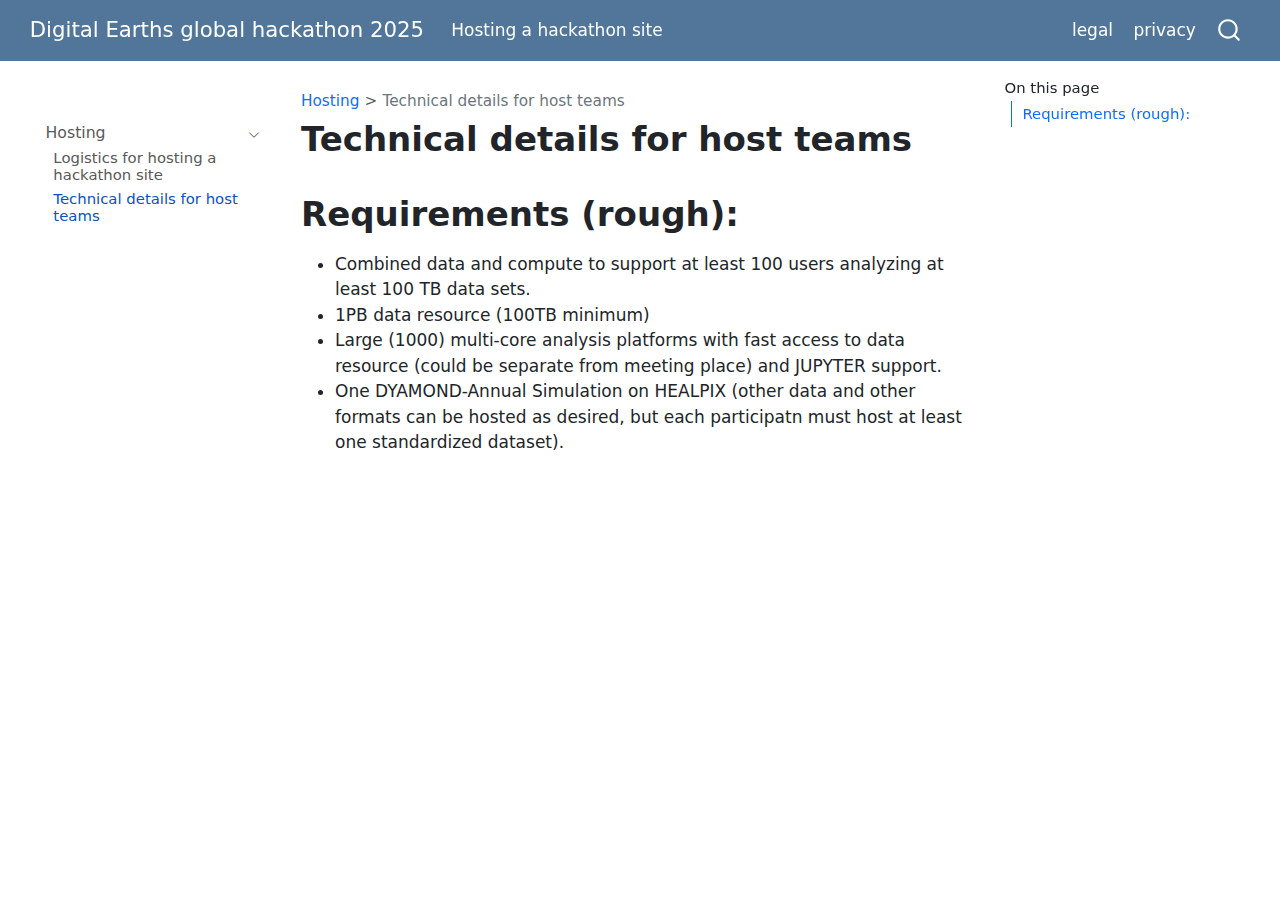
<file: hosting/technical.html>
<!DOCTYPE html>
<html xmlns="http://www.w3.org/1999/xhtml" lang="en" xml:lang="en"><head>

<meta charset="utf-8">
<meta name="generator" content="quarto-1.5.54">

<meta name="viewport" content="width=device-width, initial-scale=1.0, user-scalable=yes">


<title>Technical details for host teams – Digital Earths global hackathon 2025</title>
<style>
code{white-space: pre-wrap;}
span.smallcaps{font-variant: small-caps;}
div.columns{display: flex; gap: min(4vw, 1.5em);}
div.column{flex: auto; overflow-x: auto;}
div.hanging-indent{margin-left: 1.5em; text-indent: -1.5em;}
ul.task-list{list-style: none;}
ul.task-list li input[type="checkbox"] {
  width: 0.8em;
  margin: 0 0.8em 0.2em -1em; /* quarto-specific, see https://github.com/quarto-dev/quarto-cli/issues/4556 */ 
  vertical-align: middle;
}
</style>


<script src="../site_libs/quarto-nav/quarto-nav.js"></script>
<script src="../site_libs/quarto-nav/headroom.min.js"></script>
<script src="../site_libs/clipboard/clipboard.min.js"></script>
<script src="../site_libs/quarto-search/autocomplete.umd.js"></script>
<script src="../site_libs/quarto-search/fuse.min.js"></script>
<script src="../site_libs/quarto-search/quarto-search.js"></script>
<meta name="quarto:offset" content="../">
<script src="../site_libs/quarto-html/quarto.js"></script>
<script src="../site_libs/quarto-html/popper.min.js"></script>
<script src="../site_libs/quarto-html/tippy.umd.min.js"></script>
<script src="../site_libs/quarto-html/anchor.min.js"></script>
<link href="../site_libs/quarto-html/tippy.css" rel="stylesheet">
<link href="../site_libs/quarto-html/quarto-syntax-highlighting.css" rel="stylesheet" id="quarto-text-highlighting-styles">
<script src="../site_libs/bootstrap/bootstrap.min.js"></script>
<link href="../site_libs/bootstrap/bootstrap-icons.css" rel="stylesheet">
<link href="../site_libs/bootstrap/bootstrap.min.css" rel="stylesheet" id="quarto-bootstrap" data-mode="light">
<script id="quarto-search-options" type="application/json">{
  "location": "navbar",
  "copy-button": false,
  "collapse-after": 3,
  "panel-placement": "end",
  "type": "overlay",
  "limit": 50,
  "keyboard-shortcut": [
    "f",
    "/",
    "s"
  ],
  "show-item-context": false,
  "language": {
    "search-no-results-text": "No results",
    "search-matching-documents-text": "matching documents",
    "search-copy-link-title": "Copy link to search",
    "search-hide-matches-text": "Hide additional matches",
    "search-more-match-text": "more match in this document",
    "search-more-matches-text": "more matches in this document",
    "search-clear-button-title": "Clear",
    "search-text-placeholder": "",
    "search-detached-cancel-button-title": "Cancel",
    "search-submit-button-title": "Submit",
    "search-label": "Search"
  }
}</script>


</head>

<body class="nav-sidebar floating nav-fixed">

<div id="quarto-search-results"></div>
  <header id="quarto-header" class="headroom fixed-top">
    <nav class="navbar navbar-expand-lg " data-bs-theme="dark">
      <div class="navbar-container container-fluid">
      <div class="navbar-brand-container mx-auto">
    <a class="navbar-brand" href="../index.html">
    <span class="navbar-title">Digital Earths global hackathon 2025</span>
    </a>
  </div>
            <div id="quarto-search" class="" title="Search"></div>
          <button class="navbar-toggler" type="button" data-bs-toggle="collapse" data-bs-target="#navbarCollapse" aria-controls="navbarCollapse" role="menu" aria-expanded="false" aria-label="Toggle navigation" onclick="if (window.quartoToggleHeadroom) { window.quartoToggleHeadroom(); }">
  <span class="navbar-toggler-icon"></span>
</button>
          <div class="collapse navbar-collapse" id="navbarCollapse">
            <ul class="navbar-nav navbar-nav-scroll me-auto">
  <li class="nav-item">
    <a class="nav-link active" href="../hosting/index.html" aria-current="page"> 
<span class="menu-text">Hosting a hackathon site</span></a>
  </li>  
</ul>
            <ul class="navbar-nav navbar-nav-scroll ms-auto">
  <li class="nav-item">
    <a class="nav-link" href="https://www.dkrz.de/de/about/kontakt/impressum"> 
<span class="menu-text">legal</span></a>
  </li>  
  <li class="nav-item">
    <a class="nav-link" href="https://www.dkrz.de/en/about-en/contact/en-datenschutzhinweise/en-datenschutzhinweise"> 
<span class="menu-text">privacy</span></a>
  </li>  
</ul>
          </div> <!-- /navcollapse -->
            <div class="quarto-navbar-tools">
</div>
      </div> <!-- /container-fluid -->
    </nav>
  <nav class="quarto-secondary-nav">
    <div class="container-fluid d-flex">
      <button type="button" class="quarto-btn-toggle btn" data-bs-toggle="collapse" role="button" data-bs-target=".quarto-sidebar-collapse-item" aria-controls="quarto-sidebar" aria-expanded="false" aria-label="Toggle sidebar navigation" onclick="if (window.quartoToggleHeadroom) { window.quartoToggleHeadroom(); }">
        <i class="bi bi-layout-text-sidebar-reverse"></i>
      </button>
        <nav class="quarto-page-breadcrumbs" aria-label="breadcrumb"><ol class="breadcrumb"><li class="breadcrumb-item"><a href="../hosting/index.html">Hosting</a></li><li class="breadcrumb-item"><a href="../hosting/technical.html">Technical details for host teams</a></li></ol></nav>
        <a class="flex-grow-1" role="navigation" data-bs-toggle="collapse" data-bs-target=".quarto-sidebar-collapse-item" aria-controls="quarto-sidebar" aria-expanded="false" aria-label="Toggle sidebar navigation" onclick="if (window.quartoToggleHeadroom) { window.quartoToggleHeadroom(); }">      
        </a>
      <button type="button" class="btn quarto-search-button" aria-label="Search" onclick="window.quartoOpenSearch();">
        <i class="bi bi-search"></i>
      </button>
    </div>
  </nav>
</header>
<!-- content -->
<div id="quarto-content" class="quarto-container page-columns page-rows-contents page-layout-article page-navbar">
<!-- sidebar -->
  <nav id="quarto-sidebar" class="sidebar collapse collapse-horizontal quarto-sidebar-collapse-item sidebar-navigation floating overflow-auto">
        <div class="mt-2 flex-shrink-0 align-items-center">
        <div class="sidebar-search">
        <div id="quarto-search" class="" title="Search"></div>
        </div>
        </div>
    <div class="sidebar-menu-container"> 
    <ul class="list-unstyled mt-1">
        <li class="sidebar-item sidebar-item-section">
      <div class="sidebar-item-container"> 
            <a href="../hosting/index.html" class="sidebar-item-text sidebar-link">
 <span class="menu-text">Hosting</span></a>
          <a class="sidebar-item-toggle text-start" data-bs-toggle="collapse" data-bs-target="#quarto-sidebar-section-1" role="navigation" aria-expanded="true" aria-label="Toggle section">
            <i class="bi bi-chevron-right ms-2"></i>
          </a> 
      </div>
      <ul id="quarto-sidebar-section-1" class="collapse list-unstyled sidebar-section depth1 show">  
          <li class="sidebar-item">
  <div class="sidebar-item-container"> 
  <a href="../hosting/logistical.html" class="sidebar-item-text sidebar-link">
 <span class="menu-text">Logistics for hosting a hackathon site</span></a>
  </div>
</li>
          <li class="sidebar-item">
  <div class="sidebar-item-container"> 
  <a href="../hosting/technical.html" class="sidebar-item-text sidebar-link active">
 <span class="menu-text">Technical details for host teams</span></a>
  </div>
</li>
      </ul>
  </li>
    </ul>
    </div>
</nav>
<div id="quarto-sidebar-glass" class="quarto-sidebar-collapse-item" data-bs-toggle="collapse" data-bs-target=".quarto-sidebar-collapse-item"></div>
<!-- margin-sidebar -->
    <div id="quarto-margin-sidebar" class="sidebar margin-sidebar">
        <nav id="TOC" role="doc-toc" class="toc-active">
    <h2 id="toc-title">On this page</h2>
   
  <ul>
  <li><a href="#requirements-rough" id="toc-requirements-rough" class="nav-link active" data-scroll-target="#requirements-rough">Requirements (rough):</a></li>
  </ul>
</nav>
    </div>
<!-- main -->
<main class="content" id="quarto-document-content">

<header id="title-block-header" class="quarto-title-block default"><nav class="quarto-page-breadcrumbs quarto-title-breadcrumbs d-none d-lg-block" aria-label="breadcrumb"><ol class="breadcrumb"><li class="breadcrumb-item"><a href="../hosting/index.html">Hosting</a></li><li class="breadcrumb-item"><a href="../hosting/technical.html">Technical details for host teams</a></li></ol></nav>
<div class="quarto-title">
<h1 class="title">Technical details for host teams</h1>
</div>



<div class="quarto-title-meta">

    
  
    
  </div>
  


</header>


<section id="requirements-rough" class="level1">
<h1>Requirements (rough):</h1>
<ul>
<li>Combined data and compute to support at least 100 users analyzing at least 100 TB data sets.</li>
<li>1PB data resource (100TB minimum)</li>
<li>Large (1000) multi-core analysis platforms with fast access to data resource (could be separate from meeting place) and JUPYTER support.</li>
<li>One DYAMOND-Annual Simulation on HEALPIX (other data and other formats can be hosted as desired, but each participatn must host at least one standardized dataset).</li>
</ul>


</section>

</main> <!-- /main -->
<script id="quarto-html-after-body" type="application/javascript">
window.document.addEventListener("DOMContentLoaded", function (event) {
  const toggleBodyColorMode = (bsSheetEl) => {
    const mode = bsSheetEl.getAttribute("data-mode");
    const bodyEl = window.document.querySelector("body");
    if (mode === "dark") {
      bodyEl.classList.add("quarto-dark");
      bodyEl.classList.remove("quarto-light");
    } else {
      bodyEl.classList.add("quarto-light");
      bodyEl.classList.remove("quarto-dark");
    }
  }
  const toggleBodyColorPrimary = () => {
    const bsSheetEl = window.document.querySelector("link#quarto-bootstrap");
    if (bsSheetEl) {
      toggleBodyColorMode(bsSheetEl);
    }
  }
  toggleBodyColorPrimary();  
  const icon = "";
  const anchorJS = new window.AnchorJS();
  anchorJS.options = {
    placement: 'right',
    icon: icon
  };
  anchorJS.add('.anchored');
  const isCodeAnnotation = (el) => {
    for (const clz of el.classList) {
      if (clz.startsWith('code-annotation-')) {                     
        return true;
      }
    }
    return false;
  }
  const onCopySuccess = function(e) {
    // button target
    const button = e.trigger;
    // don't keep focus
    button.blur();
    // flash "checked"
    button.classList.add('code-copy-button-checked');
    var currentTitle = button.getAttribute("title");
    button.setAttribute("title", "Copied!");
    let tooltip;
    if (window.bootstrap) {
      button.setAttribute("data-bs-toggle", "tooltip");
      button.setAttribute("data-bs-placement", "left");
      button.setAttribute("data-bs-title", "Copied!");
      tooltip = new bootstrap.Tooltip(button, 
        { trigger: "manual", 
          customClass: "code-copy-button-tooltip",
          offset: [0, -8]});
      tooltip.show();    
    }
    setTimeout(function() {
      if (tooltip) {
        tooltip.hide();
        button.removeAttribute("data-bs-title");
        button.removeAttribute("data-bs-toggle");
        button.removeAttribute("data-bs-placement");
      }
      button.setAttribute("title", currentTitle);
      button.classList.remove('code-copy-button-checked');
    }, 1000);
    // clear code selection
    e.clearSelection();
  }
  const getTextToCopy = function(trigger) {
      const codeEl = trigger.previousElementSibling.cloneNode(true);
      for (const childEl of codeEl.children) {
        if (isCodeAnnotation(childEl)) {
          childEl.remove();
        }
      }
      return codeEl.innerText;
  }
  const clipboard = new window.ClipboardJS('.code-copy-button:not([data-in-quarto-modal])', {
    text: getTextToCopy
  });
  clipboard.on('success', onCopySuccess);
  if (window.document.getElementById('quarto-embedded-source-code-modal')) {
    // For code content inside modals, clipBoardJS needs to be initialized with a container option
    // TODO: Check when it could be a function (https://github.com/zenorocha/clipboard.js/issues/860)
    const clipboardModal = new window.ClipboardJS('.code-copy-button[data-in-quarto-modal]', {
      text: getTextToCopy,
      container: window.document.getElementById('quarto-embedded-source-code-modal')
    });
    clipboardModal.on('success', onCopySuccess);
  }
    var localhostRegex = new RegExp(/^(?:http|https):\/\/localhost\:?[0-9]*\//);
    var mailtoRegex = new RegExp(/^mailto:/);
      var filterRegex = new RegExp("https:\/\/digital-earths-global-hackathon\.github\.io\/planning\/");
    var isInternal = (href) => {
        return filterRegex.test(href) || localhostRegex.test(href) || mailtoRegex.test(href);
    }
    // Inspect non-navigation links and adorn them if external
 	var links = window.document.querySelectorAll('a[href]:not(.nav-link):not(.navbar-brand):not(.toc-action):not(.sidebar-link):not(.sidebar-item-toggle):not(.pagination-link):not(.no-external):not([aria-hidden]):not(.dropdown-item):not(.quarto-navigation-tool):not(.about-link)');
    for (var i=0; i<links.length; i++) {
      const link = links[i];
      if (!isInternal(link.href)) {
        // undo the damage that might have been done by quarto-nav.js in the case of
        // links that we want to consider external
        if (link.dataset.originalHref !== undefined) {
          link.href = link.dataset.originalHref;
        }
      }
    }
  function tippyHover(el, contentFn, onTriggerFn, onUntriggerFn) {
    const config = {
      allowHTML: true,
      maxWidth: 500,
      delay: 100,
      arrow: false,
      appendTo: function(el) {
          return el.parentElement;
      },
      interactive: true,
      interactiveBorder: 10,
      theme: 'quarto',
      placement: 'bottom-start',
    };
    if (contentFn) {
      config.content = contentFn;
    }
    if (onTriggerFn) {
      config.onTrigger = onTriggerFn;
    }
    if (onUntriggerFn) {
      config.onUntrigger = onUntriggerFn;
    }
    window.tippy(el, config); 
  }
  const noterefs = window.document.querySelectorAll('a[role="doc-noteref"]');
  for (var i=0; i<noterefs.length; i++) {
    const ref = noterefs[i];
    tippyHover(ref, function() {
      // use id or data attribute instead here
      let href = ref.getAttribute('data-footnote-href') || ref.getAttribute('href');
      try { href = new URL(href).hash; } catch {}
      const id = href.replace(/^#\/?/, "");
      const note = window.document.getElementById(id);
      if (note) {
        return note.innerHTML;
      } else {
        return "";
      }
    });
  }
  const xrefs = window.document.querySelectorAll('a.quarto-xref');
  const processXRef = (id, note) => {
    // Strip column container classes
    const stripColumnClz = (el) => {
      el.classList.remove("page-full", "page-columns");
      if (el.children) {
        for (const child of el.children) {
          stripColumnClz(child);
        }
      }
    }
    stripColumnClz(note)
    if (id === null || id.startsWith('sec-')) {
      // Special case sections, only their first couple elements
      const container = document.createElement("div");
      if (note.children && note.children.length > 2) {
        container.appendChild(note.children[0].cloneNode(true));
        for (let i = 1; i < note.children.length; i++) {
          const child = note.children[i];
          if (child.tagName === "P" && child.innerText === "") {
            continue;
          } else {
            container.appendChild(child.cloneNode(true));
            break;
          }
        }
        if (window.Quarto?.typesetMath) {
          window.Quarto.typesetMath(container);
        }
        return container.innerHTML
      } else {
        if (window.Quarto?.typesetMath) {
          window.Quarto.typesetMath(note);
        }
        return note.innerHTML;
      }
    } else {
      // Remove any anchor links if they are present
      const anchorLink = note.querySelector('a.anchorjs-link');
      if (anchorLink) {
        anchorLink.remove();
      }
      if (window.Quarto?.typesetMath) {
        window.Quarto.typesetMath(note);
      }
      // TODO in 1.5, we should make sure this works without a callout special case
      if (note.classList.contains("callout")) {
        return note.outerHTML;
      } else {
        return note.innerHTML;
      }
    }
  }
  for (var i=0; i<xrefs.length; i++) {
    const xref = xrefs[i];
    tippyHover(xref, undefined, function(instance) {
      instance.disable();
      let url = xref.getAttribute('href');
      let hash = undefined; 
      if (url.startsWith('#')) {
        hash = url;
      } else {
        try { hash = new URL(url).hash; } catch {}
      }
      if (hash) {
        const id = hash.replace(/^#\/?/, "");
        const note = window.document.getElementById(id);
        if (note !== null) {
          try {
            const html = processXRef(id, note.cloneNode(true));
            instance.setContent(html);
          } finally {
            instance.enable();
            instance.show();
          }
        } else {
          // See if we can fetch this
          fetch(url.split('#')[0])
          .then(res => res.text())
          .then(html => {
            const parser = new DOMParser();
            const htmlDoc = parser.parseFromString(html, "text/html");
            const note = htmlDoc.getElementById(id);
            if (note !== null) {
              const html = processXRef(id, note);
              instance.setContent(html);
            } 
          }).finally(() => {
            instance.enable();
            instance.show();
          });
        }
      } else {
        // See if we can fetch a full url (with no hash to target)
        // This is a special case and we should probably do some content thinning / targeting
        fetch(url)
        .then(res => res.text())
        .then(html => {
          const parser = new DOMParser();
          const htmlDoc = parser.parseFromString(html, "text/html");
          const note = htmlDoc.querySelector('main.content');
          if (note !== null) {
            // This should only happen for chapter cross references
            // (since there is no id in the URL)
            // remove the first header
            if (note.children.length > 0 && note.children[0].tagName === "HEADER") {
              note.children[0].remove();
            }
            const html = processXRef(null, note);
            instance.setContent(html);
          } 
        }).finally(() => {
          instance.enable();
          instance.show();
        });
      }
    }, function(instance) {
    });
  }
      let selectedAnnoteEl;
      const selectorForAnnotation = ( cell, annotation) => {
        let cellAttr = 'data-code-cell="' + cell + '"';
        let lineAttr = 'data-code-annotation="' +  annotation + '"';
        const selector = 'span[' + cellAttr + '][' + lineAttr + ']';
        return selector;
      }
      const selectCodeLines = (annoteEl) => {
        const doc = window.document;
        const targetCell = annoteEl.getAttribute("data-target-cell");
        const targetAnnotation = annoteEl.getAttribute("data-target-annotation");
        const annoteSpan = window.document.querySelector(selectorForAnnotation(targetCell, targetAnnotation));
        const lines = annoteSpan.getAttribute("data-code-lines").split(",");
        const lineIds = lines.map((line) => {
          return targetCell + "-" + line;
        })
        let top = null;
        let height = null;
        let parent = null;
        if (lineIds.length > 0) {
            //compute the position of the single el (top and bottom and make a div)
            const el = window.document.getElementById(lineIds[0]);
            top = el.offsetTop;
            height = el.offsetHeight;
            parent = el.parentElement.parentElement;
          if (lineIds.length > 1) {
            const lastEl = window.document.getElementById(lineIds[lineIds.length - 1]);
            const bottom = lastEl.offsetTop + lastEl.offsetHeight;
            height = bottom - top;
          }
          if (top !== null && height !== null && parent !== null) {
            // cook up a div (if necessary) and position it 
            let div = window.document.getElementById("code-annotation-line-highlight");
            if (div === null) {
              div = window.document.createElement("div");
              div.setAttribute("id", "code-annotation-line-highlight");
              div.style.position = 'absolute';
              parent.appendChild(div);
            }
            div.style.top = top - 2 + "px";
            div.style.height = height + 4 + "px";
            div.style.left = 0;
            let gutterDiv = window.document.getElementById("code-annotation-line-highlight-gutter");
            if (gutterDiv === null) {
              gutterDiv = window.document.createElement("div");
              gutterDiv.setAttribute("id", "code-annotation-line-highlight-gutter");
              gutterDiv.style.position = 'absolute';
              const codeCell = window.document.getElementById(targetCell);
              const gutter = codeCell.querySelector('.code-annotation-gutter');
              gutter.appendChild(gutterDiv);
            }
            gutterDiv.style.top = top - 2 + "px";
            gutterDiv.style.height = height + 4 + "px";
          }
          selectedAnnoteEl = annoteEl;
        }
      };
      const unselectCodeLines = () => {
        const elementsIds = ["code-annotation-line-highlight", "code-annotation-line-highlight-gutter"];
        elementsIds.forEach((elId) => {
          const div = window.document.getElementById(elId);
          if (div) {
            div.remove();
          }
        });
        selectedAnnoteEl = undefined;
      };
        // Handle positioning of the toggle
    window.addEventListener(
      "resize",
      throttle(() => {
        elRect = undefined;
        if (selectedAnnoteEl) {
          selectCodeLines(selectedAnnoteEl);
        }
      }, 10)
    );
    function throttle(fn, ms) {
    let throttle = false;
    let timer;
      return (...args) => {
        if(!throttle) { // first call gets through
            fn.apply(this, args);
            throttle = true;
        } else { // all the others get throttled
            if(timer) clearTimeout(timer); // cancel #2
            timer = setTimeout(() => {
              fn.apply(this, args);
              timer = throttle = false;
            }, ms);
        }
      };
    }
      // Attach click handler to the DT
      const annoteDls = window.document.querySelectorAll('dt[data-target-cell]');
      for (const annoteDlNode of annoteDls) {
        annoteDlNode.addEventListener('click', (event) => {
          const clickedEl = event.target;
          if (clickedEl !== selectedAnnoteEl) {
            unselectCodeLines();
            const activeEl = window.document.querySelector('dt[data-target-cell].code-annotation-active');
            if (activeEl) {
              activeEl.classList.remove('code-annotation-active');
            }
            selectCodeLines(clickedEl);
            clickedEl.classList.add('code-annotation-active');
          } else {
            // Unselect the line
            unselectCodeLines();
            clickedEl.classList.remove('code-annotation-active');
          }
        });
      }
  const findCites = (el) => {
    const parentEl = el.parentElement;
    if (parentEl) {
      const cites = parentEl.dataset.cites;
      if (cites) {
        return {
          el,
          cites: cites.split(' ')
        };
      } else {
        return findCites(el.parentElement)
      }
    } else {
      return undefined;
    }
  };
  var bibliorefs = window.document.querySelectorAll('a[role="doc-biblioref"]');
  for (var i=0; i<bibliorefs.length; i++) {
    const ref = bibliorefs[i];
    const citeInfo = findCites(ref);
    if (citeInfo) {
      tippyHover(citeInfo.el, function() {
        var popup = window.document.createElement('div');
        citeInfo.cites.forEach(function(cite) {
          var citeDiv = window.document.createElement('div');
          citeDiv.classList.add('hanging-indent');
          citeDiv.classList.add('csl-entry');
          var biblioDiv = window.document.getElementById('ref-' + cite);
          if (biblioDiv) {
            citeDiv.innerHTML = biblioDiv.innerHTML;
          }
          popup.appendChild(citeDiv);
        });
        return popup.innerHTML;
      });
    }
  }
});
</script>
</div> <!-- /content -->




</body></html>
</file>
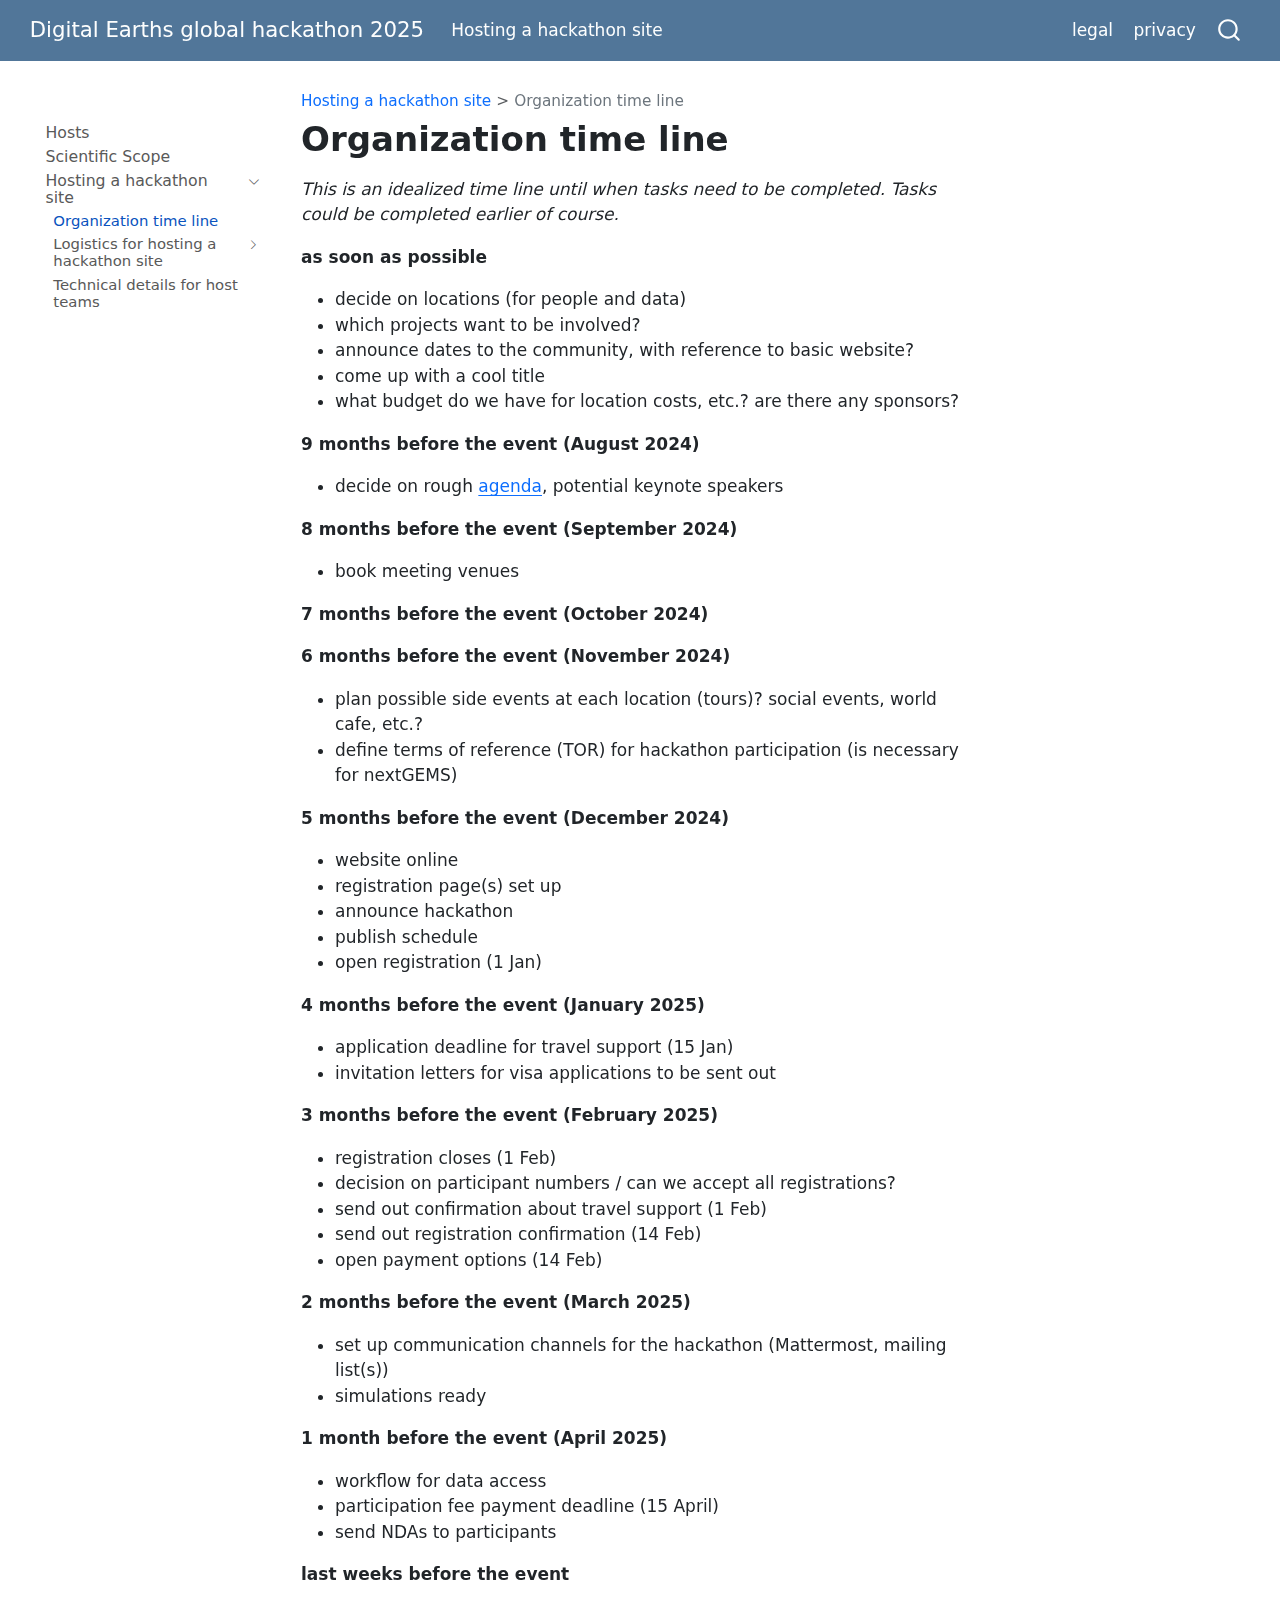
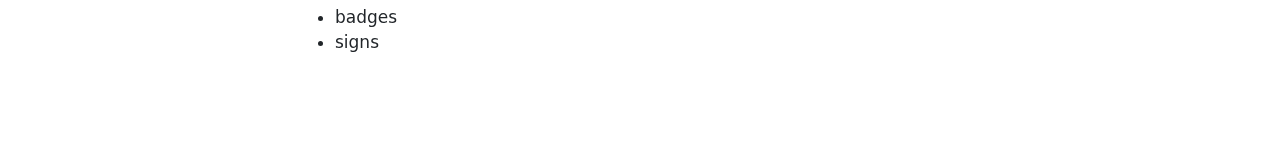
<file: hosting/time_line.html>
<!DOCTYPE html>
<html xmlns="http://www.w3.org/1999/xhtml" lang="en" xml:lang="en"><head>

<meta charset="utf-8">
<meta name="generator" content="quarto-1.5.56">

<meta name="viewport" content="width=device-width, initial-scale=1.0, user-scalable=yes">


<title>Organization time line – Digital Earths global hackathon 2025</title>
<style>
code{white-space: pre-wrap;}
span.smallcaps{font-variant: small-caps;}
div.columns{display: flex; gap: min(4vw, 1.5em);}
div.column{flex: auto; overflow-x: auto;}
div.hanging-indent{margin-left: 1.5em; text-indent: -1.5em;}
ul.task-list{list-style: none;}
ul.task-list li input[type="checkbox"] {
  width: 0.8em;
  margin: 0 0.8em 0.2em -1em; /* quarto-specific, see https://github.com/quarto-dev/quarto-cli/issues/4556 */ 
  vertical-align: middle;
}
</style>


<script src="../site_libs/quarto-nav/quarto-nav.js"></script>
<script src="../site_libs/quarto-nav/headroom.min.js"></script>
<script src="../site_libs/clipboard/clipboard.min.js"></script>
<script src="../site_libs/quarto-search/autocomplete.umd.js"></script>
<script src="../site_libs/quarto-search/fuse.min.js"></script>
<script src="../site_libs/quarto-search/quarto-search.js"></script>
<meta name="quarto:offset" content="../">
<script src="../site_libs/quarto-html/quarto.js"></script>
<script src="../site_libs/quarto-html/popper.min.js"></script>
<script src="../site_libs/quarto-html/tippy.umd.min.js"></script>
<script src="../site_libs/quarto-html/anchor.min.js"></script>
<link href="../site_libs/quarto-html/tippy.css" rel="stylesheet">
<link href="../site_libs/quarto-html/quarto-syntax-highlighting.css" rel="stylesheet" id="quarto-text-highlighting-styles">
<script src="../site_libs/bootstrap/bootstrap.min.js"></script>
<link href="../site_libs/bootstrap/bootstrap-icons.css" rel="stylesheet">
<link href="../site_libs/bootstrap/bootstrap.min.css" rel="stylesheet" id="quarto-bootstrap" data-mode="light">
<script id="quarto-search-options" type="application/json">{
  "location": "navbar",
  "copy-button": false,
  "collapse-after": 3,
  "panel-placement": "end",
  "type": "overlay",
  "limit": 50,
  "keyboard-shortcut": [
    "f",
    "/",
    "s"
  ],
  "show-item-context": false,
  "language": {
    "search-no-results-text": "No results",
    "search-matching-documents-text": "matching documents",
    "search-copy-link-title": "Copy link to search",
    "search-hide-matches-text": "Hide additional matches",
    "search-more-match-text": "more match in this document",
    "search-more-matches-text": "more matches in this document",
    "search-clear-button-title": "Clear",
    "search-text-placeholder": "",
    "search-detached-cancel-button-title": "Cancel",
    "search-submit-button-title": "Submit",
    "search-label": "Search"
  }
}</script>


</head>

<body class="nav-sidebar floating nav-fixed">

<div id="quarto-search-results"></div>
  <header id="quarto-header" class="headroom fixed-top">
    <nav class="navbar navbar-expand-lg " data-bs-theme="dark">
      <div class="navbar-container container-fluid">
      <div class="navbar-brand-container mx-auto">
    <a class="navbar-brand" href="../index.html">
    <span class="navbar-title">Digital Earths global hackathon 2025</span>
    </a>
  </div>
            <div id="quarto-search" class="" title="Search"></div>
          <button class="navbar-toggler" type="button" data-bs-toggle="collapse" data-bs-target="#navbarCollapse" aria-controls="navbarCollapse" role="menu" aria-expanded="false" aria-label="Toggle navigation" onclick="if (window.quartoToggleHeadroom) { window.quartoToggleHeadroom(); }">
  <span class="navbar-toggler-icon"></span>
</button>
          <div class="collapse navbar-collapse" id="navbarCollapse">
            <ul class="navbar-nav navbar-nav-scroll me-auto">
  <li class="nav-item">
    <a class="nav-link" href="../hosting/index.html"> 
<span class="menu-text">Hosting a hackathon site</span></a>
  </li>  
</ul>
            <ul class="navbar-nav navbar-nav-scroll ms-auto">
  <li class="nav-item">
    <a class="nav-link" href="https://www.dkrz.de/de/about/kontakt/impressum"> 
<span class="menu-text">legal</span></a>
  </li>  
  <li class="nav-item">
    <a class="nav-link" href="https://www.dkrz.de/en/about-en/contact/en-datenschutzhinweise/en-datenschutzhinweise"> 
<span class="menu-text">privacy</span></a>
  </li>  
</ul>
          </div> <!-- /navcollapse -->
            <div class="quarto-navbar-tools">
</div>
      </div> <!-- /container-fluid -->
    </nav>
  <nav class="quarto-secondary-nav">
    <div class="container-fluid d-flex">
      <button type="button" class="quarto-btn-toggle btn" data-bs-toggle="collapse" role="button" data-bs-target=".quarto-sidebar-collapse-item" aria-controls="quarto-sidebar" aria-expanded="false" aria-label="Toggle sidebar navigation" onclick="if (window.quartoToggleHeadroom) { window.quartoToggleHeadroom(); }">
        <i class="bi bi-layout-text-sidebar-reverse"></i>
      </button>
        <nav class="quarto-page-breadcrumbs" aria-label="breadcrumb"><ol class="breadcrumb"><li class="breadcrumb-item"><a href="../hosting/time_line.html">Hosting a hackathon site</a></li><li class="breadcrumb-item"><a href="../hosting/time_line.html">Organization time line</a></li></ol></nav>
        <a class="flex-grow-1" role="navigation" data-bs-toggle="collapse" data-bs-target=".quarto-sidebar-collapse-item" aria-controls="quarto-sidebar" aria-expanded="false" aria-label="Toggle sidebar navigation" onclick="if (window.quartoToggleHeadroom) { window.quartoToggleHeadroom(); }">      
        </a>
      <button type="button" class="btn quarto-search-button" aria-label="Search" onclick="window.quartoOpenSearch();">
        <i class="bi bi-search"></i>
      </button>
    </div>
  </nav>
</header>
<!-- content -->
<div id="quarto-content" class="quarto-container page-columns page-rows-contents page-layout-article page-navbar">
<!-- sidebar -->
  <nav id="quarto-sidebar" class="sidebar collapse collapse-horizontal quarto-sidebar-collapse-item sidebar-navigation floating overflow-auto">
        <div class="mt-2 flex-shrink-0 align-items-center">
        <div class="sidebar-search">
        <div id="quarto-search" class="" title="Search"></div>
        </div>
        </div>
    <div class="sidebar-menu-container"> 
    <ul class="list-unstyled mt-1">
        <li class="sidebar-item">
  <div class="sidebar-item-container"> 
  <a href="../Hosts/index.html" class="sidebar-item-text sidebar-link">
 <span class="menu-text">Hosts</span></a>
  </div>
</li>
        <li class="sidebar-item">
  <div class="sidebar-item-container"> 
  <a href="../science/index.html" class="sidebar-item-text sidebar-link">
 <span class="menu-text">Scientific Scope</span></a>
  </div>
</li>
        <li class="sidebar-item sidebar-item-section">
      <div class="sidebar-item-container"> 
            <a class="sidebar-item-text sidebar-link text-start" data-bs-toggle="collapse" data-bs-target="#quarto-sidebar-section-1" role="navigation" aria-expanded="true">
 <span class="menu-text">Hosting a hackathon site</span></a>
          <a class="sidebar-item-toggle text-start" data-bs-toggle="collapse" data-bs-target="#quarto-sidebar-section-1" role="navigation" aria-expanded="true" aria-label="Toggle section">
            <i class="bi bi-chevron-right ms-2"></i>
          </a> 
      </div>
      <ul id="quarto-sidebar-section-1" class="collapse list-unstyled sidebar-section depth1 show">  
          <li class="sidebar-item">
  <div class="sidebar-item-container"> 
  <a href="../hosting/time_line.html" class="sidebar-item-text sidebar-link active">
 <span class="menu-text">Organization time line</span></a>
  </div>
</li>
          <li class="sidebar-item sidebar-item-section">
      <div class="sidebar-item-container"> 
            <a href="../hosting/logistics/index.html" class="sidebar-item-text sidebar-link">
 <span class="menu-text">Logistics for hosting a hackathon site</span></a>
          <a class="sidebar-item-toggle text-start collapsed" data-bs-toggle="collapse" data-bs-target="#quarto-sidebar-section-2" role="navigation" aria-expanded="false" aria-label="Toggle section">
            <i class="bi bi-chevron-right ms-2"></i>
          </a> 
      </div>
      <ul id="quarto-sidebar-section-2" class="collapse list-unstyled sidebar-section depth2 ">  
          <li class="sidebar-item">
  <div class="sidebar-item-container"> 
  <a href="../hosting/logistics/agenda_template.html" class="sidebar-item-text sidebar-link">
 <span class="menu-text">Agenda template</span></a>
  </div>
</li>
      </ul>
  </li>
          <li class="sidebar-item">
  <div class="sidebar-item-container"> 
  <a href="../hosting/technical/index.html" class="sidebar-item-text sidebar-link">
 <span class="menu-text">Technical details for host teams</span></a>
  </div>
</li>
      </ul>
  </li>
    </ul>
    </div>
</nav>
<div id="quarto-sidebar-glass" class="quarto-sidebar-collapse-item" data-bs-toggle="collapse" data-bs-target=".quarto-sidebar-collapse-item"></div>
<!-- margin-sidebar -->
    <div id="quarto-margin-sidebar" class="sidebar margin-sidebar zindex-bottom">
        
    </div>
<!-- main -->
<main class="content" id="quarto-document-content">

<header id="title-block-header" class="quarto-title-block default"><nav class="quarto-page-breadcrumbs quarto-title-breadcrumbs d-none d-lg-block" aria-label="breadcrumb"><ol class="breadcrumb"><li class="breadcrumb-item"><a href="../hosting/time_line.html">Hosting a hackathon site</a></li><li class="breadcrumb-item"><a href="../hosting/time_line.html">Organization time line</a></li></ol></nav>
<div class="quarto-title">
<h1 class="title">Organization time line</h1>
</div>



<div class="quarto-title-meta">

    
  
    
  </div>
  


</header>


<p><em>This is an idealized time line until when tasks need to be completed. Tasks could be completed earlier of course.</em></p>
<!-- ## Organization time line -->
<p><strong>as soon as possible</strong></p>
<ul>
<li>decide on locations (for people and data)</li>
<li>which projects want to be involved?</li>
<li>announce dates to the community, with reference to basic website?</li>
<li>come up with a cool title</li>
<li>what budget do we have for location costs, etc.? are there any sponsors?</li>
</ul>
<p><strong>9 months before the event (August 2024)</strong></p>
<ul>
<li>decide on rough <a href="../hosting/logistics/agenda_template.html">agenda</a>, potential keynote speakers</li>
</ul>
<p><strong>8 months before the event (September 2024)</strong></p>
<ul>
<li>book meeting venues</li>
</ul>
<p><strong>7 months before the event (October 2024)</strong></p>
<p><strong>6 months before the event (November 2024)</strong></p>
<ul>
<li>plan possible side events at each location (tours)? social events, world cafe, etc.?</li>
<li>define terms of reference (TOR) for hackathon participation (is necessary for nextGEMS)</li>
</ul>
<p><strong>5 months before the event (December 2024)</strong></p>
<ul>
<li>website online</li>
<li>registration page(s) set up</li>
<li>announce hackathon</li>
<li>publish schedule</li>
<li>open registration (1 Jan)</li>
</ul>
<p><strong>4 months before the event (January 2025)</strong></p>
<ul>
<li>application deadline for travel support (15 Jan)</li>
<li>invitation letters for visa applications to be sent out</li>
</ul>
<p><strong>3 months before the event (February 2025)</strong></p>
<ul>
<li>registration closes (1 Feb)</li>
<li>decision on participant numbers / can we accept all registrations?</li>
<li>send out confirmation about travel support (1 Feb)</li>
<li>send out registration confirmation (14 Feb)</li>
<li>open payment options (14 Feb)</li>
</ul>
<p><strong>2 months before the event (March 2025)</strong></p>
<ul>
<li>set up communication channels for the hackathon (Mattermost, mailing list(s))</li>
<li>simulations ready</li>
</ul>
<p><strong>1 month before the event (April 2025)</strong></p>
<ul>
<li>workflow for data access</li>
<li>participation fee payment deadline (15 April)</li>
<li>send NDAs to participants</li>
</ul>
<p><strong>last weeks before the event</strong></p>
<ul>
<li>badges</li>
<li>signs</li>
</ul>



</main> <!-- /main -->
<script id="quarto-html-after-body" type="application/javascript">
window.document.addEventListener("DOMContentLoaded", function (event) {
  const toggleBodyColorMode = (bsSheetEl) => {
    const mode = bsSheetEl.getAttribute("data-mode");
    const bodyEl = window.document.querySelector("body");
    if (mode === "dark") {
      bodyEl.classList.add("quarto-dark");
      bodyEl.classList.remove("quarto-light");
    } else {
      bodyEl.classList.add("quarto-light");
      bodyEl.classList.remove("quarto-dark");
    }
  }
  const toggleBodyColorPrimary = () => {
    const bsSheetEl = window.document.querySelector("link#quarto-bootstrap");
    if (bsSheetEl) {
      toggleBodyColorMode(bsSheetEl);
    }
  }
  toggleBodyColorPrimary();  
  const icon = "";
  const anchorJS = new window.AnchorJS();
  anchorJS.options = {
    placement: 'right',
    icon: icon
  };
  anchorJS.add('.anchored');
  const isCodeAnnotation = (el) => {
    for (const clz of el.classList) {
      if (clz.startsWith('code-annotation-')) {                     
        return true;
      }
    }
    return false;
  }
  const onCopySuccess = function(e) {
    // button target
    const button = e.trigger;
    // don't keep focus
    button.blur();
    // flash "checked"
    button.classList.add('code-copy-button-checked');
    var currentTitle = button.getAttribute("title");
    button.setAttribute("title", "Copied!");
    let tooltip;
    if (window.bootstrap) {
      button.setAttribute("data-bs-toggle", "tooltip");
      button.setAttribute("data-bs-placement", "left");
      button.setAttribute("data-bs-title", "Copied!");
      tooltip = new bootstrap.Tooltip(button, 
        { trigger: "manual", 
          customClass: "code-copy-button-tooltip",
          offset: [0, -8]});
      tooltip.show();    
    }
    setTimeout(function() {
      if (tooltip) {
        tooltip.hide();
        button.removeAttribute("data-bs-title");
        button.removeAttribute("data-bs-toggle");
        button.removeAttribute("data-bs-placement");
      }
      button.setAttribute("title", currentTitle);
      button.classList.remove('code-copy-button-checked');
    }, 1000);
    // clear code selection
    e.clearSelection();
  }
  const getTextToCopy = function(trigger) {
      const codeEl = trigger.previousElementSibling.cloneNode(true);
      for (const childEl of codeEl.children) {
        if (isCodeAnnotation(childEl)) {
          childEl.remove();
        }
      }
      return codeEl.innerText;
  }
  const clipboard = new window.ClipboardJS('.code-copy-button:not([data-in-quarto-modal])', {
    text: getTextToCopy
  });
  clipboard.on('success', onCopySuccess);
  if (window.document.getElementById('quarto-embedded-source-code-modal')) {
    // For code content inside modals, clipBoardJS needs to be initialized with a container option
    // TODO: Check when it could be a function (https://github.com/zenorocha/clipboard.js/issues/860)
    const clipboardModal = new window.ClipboardJS('.code-copy-button[data-in-quarto-modal]', {
      text: getTextToCopy,
      container: window.document.getElementById('quarto-embedded-source-code-modal')
    });
    clipboardModal.on('success', onCopySuccess);
  }
    var localhostRegex = new RegExp(/^(?:http|https):\/\/localhost\:?[0-9]*\//);
    var mailtoRegex = new RegExp(/^mailto:/);
      var filterRegex = new RegExp("https:\/\/digital-earths-global-hackathon\.github\.io\/planning\/");
    var isInternal = (href) => {
        return filterRegex.test(href) || localhostRegex.test(href) || mailtoRegex.test(href);
    }
    // Inspect non-navigation links and adorn them if external
 	var links = window.document.querySelectorAll('a[href]:not(.nav-link):not(.navbar-brand):not(.toc-action):not(.sidebar-link):not(.sidebar-item-toggle):not(.pagination-link):not(.no-external):not([aria-hidden]):not(.dropdown-item):not(.quarto-navigation-tool):not(.about-link)');
    for (var i=0; i<links.length; i++) {
      const link = links[i];
      if (!isInternal(link.href)) {
        // undo the damage that might have been done by quarto-nav.js in the case of
        // links that we want to consider external
        if (link.dataset.originalHref !== undefined) {
          link.href = link.dataset.originalHref;
        }
      }
    }
  function tippyHover(el, contentFn, onTriggerFn, onUntriggerFn) {
    const config = {
      allowHTML: true,
      maxWidth: 500,
      delay: 100,
      arrow: false,
      appendTo: function(el) {
          return el.parentElement;
      },
      interactive: true,
      interactiveBorder: 10,
      theme: 'quarto',
      placement: 'bottom-start',
    };
    if (contentFn) {
      config.content = contentFn;
    }
    if (onTriggerFn) {
      config.onTrigger = onTriggerFn;
    }
    if (onUntriggerFn) {
      config.onUntrigger = onUntriggerFn;
    }
    window.tippy(el, config); 
  }
  const noterefs = window.document.querySelectorAll('a[role="doc-noteref"]');
  for (var i=0; i<noterefs.length; i++) {
    const ref = noterefs[i];
    tippyHover(ref, function() {
      // use id or data attribute instead here
      let href = ref.getAttribute('data-footnote-href') || ref.getAttribute('href');
      try { href = new URL(href).hash; } catch {}
      const id = href.replace(/^#\/?/, "");
      const note = window.document.getElementById(id);
      if (note) {
        return note.innerHTML;
      } else {
        return "";
      }
    });
  }
  const xrefs = window.document.querySelectorAll('a.quarto-xref');
  const processXRef = (id, note) => {
    // Strip column container classes
    const stripColumnClz = (el) => {
      el.classList.remove("page-full", "page-columns");
      if (el.children) {
        for (const child of el.children) {
          stripColumnClz(child);
        }
      }
    }
    stripColumnClz(note)
    if (id === null || id.startsWith('sec-')) {
      // Special case sections, only their first couple elements
      const container = document.createElement("div");
      if (note.children && note.children.length > 2) {
        container.appendChild(note.children[0].cloneNode(true));
        for (let i = 1; i < note.children.length; i++) {
          const child = note.children[i];
          if (child.tagName === "P" && child.innerText === "") {
            continue;
          } else {
            container.appendChild(child.cloneNode(true));
            break;
          }
        }
        if (window.Quarto?.typesetMath) {
          window.Quarto.typesetMath(container);
        }
        return container.innerHTML
      } else {
        if (window.Quarto?.typesetMath) {
          window.Quarto.typesetMath(note);
        }
        return note.innerHTML;
      }
    } else {
      // Remove any anchor links if they are present
      const anchorLink = note.querySelector('a.anchorjs-link');
      if (anchorLink) {
        anchorLink.remove();
      }
      if (window.Quarto?.typesetMath) {
        window.Quarto.typesetMath(note);
      }
      // TODO in 1.5, we should make sure this works without a callout special case
      if (note.classList.contains("callout")) {
        return note.outerHTML;
      } else {
        return note.innerHTML;
      }
    }
  }
  for (var i=0; i<xrefs.length; i++) {
    const xref = xrefs[i];
    tippyHover(xref, undefined, function(instance) {
      instance.disable();
      let url = xref.getAttribute('href');
      let hash = undefined; 
      if (url.startsWith('#')) {
        hash = url;
      } else {
        try { hash = new URL(url).hash; } catch {}
      }
      if (hash) {
        const id = hash.replace(/^#\/?/, "");
        const note = window.document.getElementById(id);
        if (note !== null) {
          try {
            const html = processXRef(id, note.cloneNode(true));
            instance.setContent(html);
          } finally {
            instance.enable();
            instance.show();
          }
        } else {
          // See if we can fetch this
          fetch(url.split('#')[0])
          .then(res => res.text())
          .then(html => {
            const parser = new DOMParser();
            const htmlDoc = parser.parseFromString(html, "text/html");
            const note = htmlDoc.getElementById(id);
            if (note !== null) {
              const html = processXRef(id, note);
              instance.setContent(html);
            } 
          }).finally(() => {
            instance.enable();
            instance.show();
          });
        }
      } else {
        // See if we can fetch a full url (with no hash to target)
        // This is a special case and we should probably do some content thinning / targeting
        fetch(url)
        .then(res => res.text())
        .then(html => {
          const parser = new DOMParser();
          const htmlDoc = parser.parseFromString(html, "text/html");
          const note = htmlDoc.querySelector('main.content');
          if (note !== null) {
            // This should only happen for chapter cross references
            // (since there is no id in the URL)
            // remove the first header
            if (note.children.length > 0 && note.children[0].tagName === "HEADER") {
              note.children[0].remove();
            }
            const html = processXRef(null, note);
            instance.setContent(html);
          } 
        }).finally(() => {
          instance.enable();
          instance.show();
        });
      }
    }, function(instance) {
    });
  }
      let selectedAnnoteEl;
      const selectorForAnnotation = ( cell, annotation) => {
        let cellAttr = 'data-code-cell="' + cell + '"';
        let lineAttr = 'data-code-annotation="' +  annotation + '"';
        const selector = 'span[' + cellAttr + '][' + lineAttr + ']';
        return selector;
      }
      const selectCodeLines = (annoteEl) => {
        const doc = window.document;
        const targetCell = annoteEl.getAttribute("data-target-cell");
        const targetAnnotation = annoteEl.getAttribute("data-target-annotation");
        const annoteSpan = window.document.querySelector(selectorForAnnotation(targetCell, targetAnnotation));
        const lines = annoteSpan.getAttribute("data-code-lines").split(",");
        const lineIds = lines.map((line) => {
          return targetCell + "-" + line;
        })
        let top = null;
        let height = null;
        let parent = null;
        if (lineIds.length > 0) {
            //compute the position of the single el (top and bottom and make a div)
            const el = window.document.getElementById(lineIds[0]);
            top = el.offsetTop;
            height = el.offsetHeight;
            parent = el.parentElement.parentElement;
          if (lineIds.length > 1) {
            const lastEl = window.document.getElementById(lineIds[lineIds.length - 1]);
            const bottom = lastEl.offsetTop + lastEl.offsetHeight;
            height = bottom - top;
          }
          if (top !== null && height !== null && parent !== null) {
            // cook up a div (if necessary) and position it 
            let div = window.document.getElementById("code-annotation-line-highlight");
            if (div === null) {
              div = window.document.createElement("div");
              div.setAttribute("id", "code-annotation-line-highlight");
              div.style.position = 'absolute';
              parent.appendChild(div);
            }
            div.style.top = top - 2 + "px";
            div.style.height = height + 4 + "px";
            div.style.left = 0;
            let gutterDiv = window.document.getElementById("code-annotation-line-highlight-gutter");
            if (gutterDiv === null) {
              gutterDiv = window.document.createElement("div");
              gutterDiv.setAttribute("id", "code-annotation-line-highlight-gutter");
              gutterDiv.style.position = 'absolute';
              const codeCell = window.document.getElementById(targetCell);
              const gutter = codeCell.querySelector('.code-annotation-gutter');
              gutter.appendChild(gutterDiv);
            }
            gutterDiv.style.top = top - 2 + "px";
            gutterDiv.style.height = height + 4 + "px";
          }
          selectedAnnoteEl = annoteEl;
        }
      };
      const unselectCodeLines = () => {
        const elementsIds = ["code-annotation-line-highlight", "code-annotation-line-highlight-gutter"];
        elementsIds.forEach((elId) => {
          const div = window.document.getElementById(elId);
          if (div) {
            div.remove();
          }
        });
        selectedAnnoteEl = undefined;
      };
        // Handle positioning of the toggle
    window.addEventListener(
      "resize",
      throttle(() => {
        elRect = undefined;
        if (selectedAnnoteEl) {
          selectCodeLines(selectedAnnoteEl);
        }
      }, 10)
    );
    function throttle(fn, ms) {
    let throttle = false;
    let timer;
      return (...args) => {
        if(!throttle) { // first call gets through
            fn.apply(this, args);
            throttle = true;
        } else { // all the others get throttled
            if(timer) clearTimeout(timer); // cancel #2
            timer = setTimeout(() => {
              fn.apply(this, args);
              timer = throttle = false;
            }, ms);
        }
      };
    }
      // Attach click handler to the DT
      const annoteDls = window.document.querySelectorAll('dt[data-target-cell]');
      for (const annoteDlNode of annoteDls) {
        annoteDlNode.addEventListener('click', (event) => {
          const clickedEl = event.target;
          if (clickedEl !== selectedAnnoteEl) {
            unselectCodeLines();
            const activeEl = window.document.querySelector('dt[data-target-cell].code-annotation-active');
            if (activeEl) {
              activeEl.classList.remove('code-annotation-active');
            }
            selectCodeLines(clickedEl);
            clickedEl.classList.add('code-annotation-active');
          } else {
            // Unselect the line
            unselectCodeLines();
            clickedEl.classList.remove('code-annotation-active');
          }
        });
      }
  const findCites = (el) => {
    const parentEl = el.parentElement;
    if (parentEl) {
      const cites = parentEl.dataset.cites;
      if (cites) {
        return {
          el,
          cites: cites.split(' ')
        };
      } else {
        return findCites(el.parentElement)
      }
    } else {
      return undefined;
    }
  };
  var bibliorefs = window.document.querySelectorAll('a[role="doc-biblioref"]');
  for (var i=0; i<bibliorefs.length; i++) {
    const ref = bibliorefs[i];
    const citeInfo = findCites(ref);
    if (citeInfo) {
      tippyHover(citeInfo.el, function() {
        var popup = window.document.createElement('div');
        citeInfo.cites.forEach(function(cite) {
          var citeDiv = window.document.createElement('div');
          citeDiv.classList.add('hanging-indent');
          citeDiv.classList.add('csl-entry');
          var biblioDiv = window.document.getElementById('ref-' + cite);
          if (biblioDiv) {
            citeDiv.innerHTML = biblioDiv.innerHTML;
          }
          popup.appendChild(citeDiv);
        });
        return popup.innerHTML;
      });
    }
  }
});
</script>
</div> <!-- /content -->




</body></html>
</file>
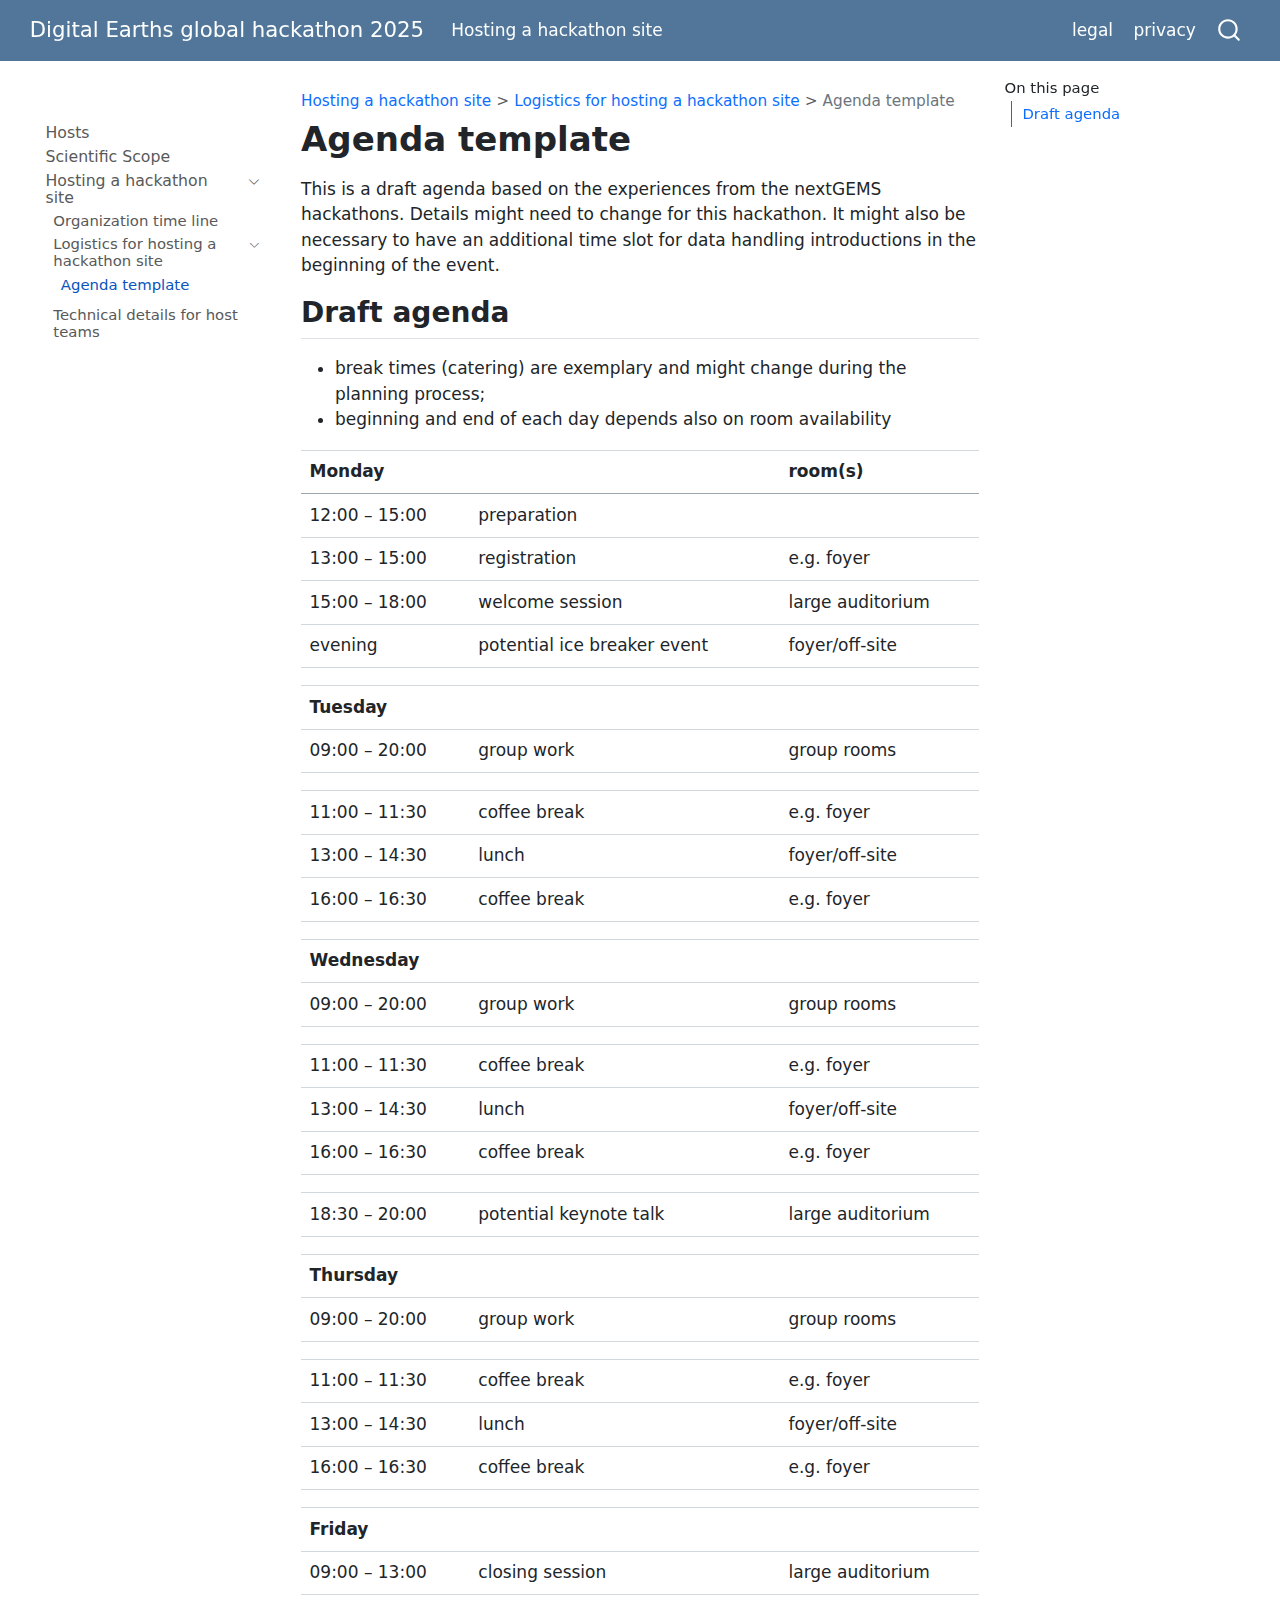
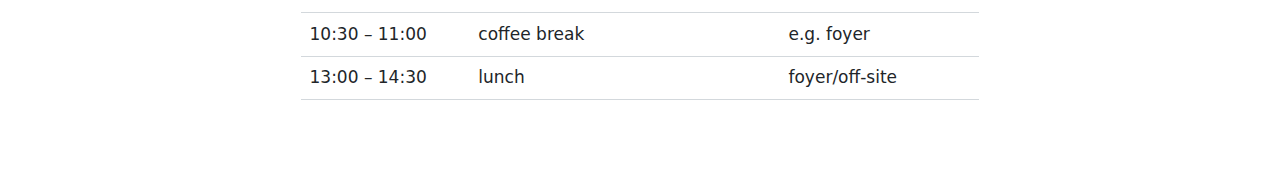
<file: hosting/logistics/agenda_template.html>
<!DOCTYPE html>
<html xmlns="http://www.w3.org/1999/xhtml" lang="en" xml:lang="en"><head>

<meta charset="utf-8">
<meta name="generator" content="quarto-1.5.56">

<meta name="viewport" content="width=device-width, initial-scale=1.0, user-scalable=yes">


<title>Agenda template – Digital Earths global hackathon 2025</title>
<style>
code{white-space: pre-wrap;}
span.smallcaps{font-variant: small-caps;}
div.columns{display: flex; gap: min(4vw, 1.5em);}
div.column{flex: auto; overflow-x: auto;}
div.hanging-indent{margin-left: 1.5em; text-indent: -1.5em;}
ul.task-list{list-style: none;}
ul.task-list li input[type="checkbox"] {
  width: 0.8em;
  margin: 0 0.8em 0.2em -1em; /* quarto-specific, see https://github.com/quarto-dev/quarto-cli/issues/4556 */ 
  vertical-align: middle;
}
</style>


<script src="../../site_libs/quarto-nav/quarto-nav.js"></script>
<script src="../../site_libs/quarto-nav/headroom.min.js"></script>
<script src="../../site_libs/clipboard/clipboard.min.js"></script>
<script src="../../site_libs/quarto-search/autocomplete.umd.js"></script>
<script src="../../site_libs/quarto-search/fuse.min.js"></script>
<script src="../../site_libs/quarto-search/quarto-search.js"></script>
<meta name="quarto:offset" content="../../">
<script src="../../site_libs/quarto-html/quarto.js"></script>
<script src="../../site_libs/quarto-html/popper.min.js"></script>
<script src="../../site_libs/quarto-html/tippy.umd.min.js"></script>
<script src="../../site_libs/quarto-html/anchor.min.js"></script>
<link href="../../site_libs/quarto-html/tippy.css" rel="stylesheet">
<link href="../../site_libs/quarto-html/quarto-syntax-highlighting.css" rel="stylesheet" id="quarto-text-highlighting-styles">
<script src="../../site_libs/bootstrap/bootstrap.min.js"></script>
<link href="../../site_libs/bootstrap/bootstrap-icons.css" rel="stylesheet">
<link href="../../site_libs/bootstrap/bootstrap.min.css" rel="stylesheet" id="quarto-bootstrap" data-mode="light">
<script id="quarto-search-options" type="application/json">{
  "location": "navbar",
  "copy-button": false,
  "collapse-after": 3,
  "panel-placement": "end",
  "type": "overlay",
  "limit": 50,
  "keyboard-shortcut": [
    "f",
    "/",
    "s"
  ],
  "show-item-context": false,
  "language": {
    "search-no-results-text": "No results",
    "search-matching-documents-text": "matching documents",
    "search-copy-link-title": "Copy link to search",
    "search-hide-matches-text": "Hide additional matches",
    "search-more-match-text": "more match in this document",
    "search-more-matches-text": "more matches in this document",
    "search-clear-button-title": "Clear",
    "search-text-placeholder": "",
    "search-detached-cancel-button-title": "Cancel",
    "search-submit-button-title": "Submit",
    "search-label": "Search"
  }
}</script>


</head>

<body class="nav-sidebar floating nav-fixed">

<div id="quarto-search-results"></div>
  <header id="quarto-header" class="headroom fixed-top">
    <nav class="navbar navbar-expand-lg " data-bs-theme="dark">
      <div class="navbar-container container-fluid">
      <div class="navbar-brand-container mx-auto">
    <a class="navbar-brand" href="../../index.html">
    <span class="navbar-title">Digital Earths global hackathon 2025</span>
    </a>
  </div>
            <div id="quarto-search" class="" title="Search"></div>
          <button class="navbar-toggler" type="button" data-bs-toggle="collapse" data-bs-target="#navbarCollapse" aria-controls="navbarCollapse" role="menu" aria-expanded="false" aria-label="Toggle navigation" onclick="if (window.quartoToggleHeadroom) { window.quartoToggleHeadroom(); }">
  <span class="navbar-toggler-icon"></span>
</button>
          <div class="collapse navbar-collapse" id="navbarCollapse">
            <ul class="navbar-nav navbar-nav-scroll me-auto">
  <li class="nav-item">
    <a class="nav-link" href="../../hosting/index.html"> 
<span class="menu-text">Hosting a hackathon site</span></a>
  </li>  
</ul>
            <ul class="navbar-nav navbar-nav-scroll ms-auto">
  <li class="nav-item">
    <a class="nav-link" href="https://www.dkrz.de/de/about/kontakt/impressum"> 
<span class="menu-text">legal</span></a>
  </li>  
  <li class="nav-item">
    <a class="nav-link" href="https://www.dkrz.de/en/about-en/contact/en-datenschutzhinweise/en-datenschutzhinweise"> 
<span class="menu-text">privacy</span></a>
  </li>  
</ul>
          </div> <!-- /navcollapse -->
            <div class="quarto-navbar-tools">
</div>
      </div> <!-- /container-fluid -->
    </nav>
  <nav class="quarto-secondary-nav">
    <div class="container-fluid d-flex">
      <button type="button" class="quarto-btn-toggle btn" data-bs-toggle="collapse" role="button" data-bs-target=".quarto-sidebar-collapse-item" aria-controls="quarto-sidebar" aria-expanded="false" aria-label="Toggle sidebar navigation" onclick="if (window.quartoToggleHeadroom) { window.quartoToggleHeadroom(); }">
        <i class="bi bi-layout-text-sidebar-reverse"></i>
      </button>
        <nav class="quarto-page-breadcrumbs" aria-label="breadcrumb"><ol class="breadcrumb"><li class="breadcrumb-item"><a href="../../hosting/time_line.html">Hosting a hackathon site</a></li><li class="breadcrumb-item"><a href="../../hosting/logistics/index.html">Logistics for hosting a hackathon site</a></li><li class="breadcrumb-item"><a href="../../hosting/logistics/agenda_template.html">Agenda template</a></li></ol></nav>
        <a class="flex-grow-1" role="navigation" data-bs-toggle="collapse" data-bs-target=".quarto-sidebar-collapse-item" aria-controls="quarto-sidebar" aria-expanded="false" aria-label="Toggle sidebar navigation" onclick="if (window.quartoToggleHeadroom) { window.quartoToggleHeadroom(); }">      
        </a>
      <button type="button" class="btn quarto-search-button" aria-label="Search" onclick="window.quartoOpenSearch();">
        <i class="bi bi-search"></i>
      </button>
    </div>
  </nav>
</header>
<!-- content -->
<div id="quarto-content" class="quarto-container page-columns page-rows-contents page-layout-article page-navbar">
<!-- sidebar -->
  <nav id="quarto-sidebar" class="sidebar collapse collapse-horizontal quarto-sidebar-collapse-item sidebar-navigation floating overflow-auto">
        <div class="mt-2 flex-shrink-0 align-items-center">
        <div class="sidebar-search">
        <div id="quarto-search" class="" title="Search"></div>
        </div>
        </div>
    <div class="sidebar-menu-container"> 
    <ul class="list-unstyled mt-1">
        <li class="sidebar-item">
  <div class="sidebar-item-container"> 
  <a href="../../Hosts/index.html" class="sidebar-item-text sidebar-link">
 <span class="menu-text">Hosts</span></a>
  </div>
</li>
        <li class="sidebar-item">
  <div class="sidebar-item-container"> 
  <a href="../../science/index.html" class="sidebar-item-text sidebar-link">
 <span class="menu-text">Scientific Scope</span></a>
  </div>
</li>
        <li class="sidebar-item sidebar-item-section">
      <div class="sidebar-item-container"> 
            <a class="sidebar-item-text sidebar-link text-start" data-bs-toggle="collapse" data-bs-target="#quarto-sidebar-section-1" role="navigation" aria-expanded="true">
 <span class="menu-text">Hosting a hackathon site</span></a>
          <a class="sidebar-item-toggle text-start" data-bs-toggle="collapse" data-bs-target="#quarto-sidebar-section-1" role="navigation" aria-expanded="true" aria-label="Toggle section">
            <i class="bi bi-chevron-right ms-2"></i>
          </a> 
      </div>
      <ul id="quarto-sidebar-section-1" class="collapse list-unstyled sidebar-section depth1 show">  
          <li class="sidebar-item">
  <div class="sidebar-item-container"> 
  <a href="../../hosting/time_line.html" class="sidebar-item-text sidebar-link">
 <span class="menu-text">Organization time line</span></a>
  </div>
</li>
          <li class="sidebar-item sidebar-item-section">
      <div class="sidebar-item-container"> 
            <a href="../../hosting/logistics/index.html" class="sidebar-item-text sidebar-link">
 <span class="menu-text">Logistics for hosting a hackathon site</span></a>
          <a class="sidebar-item-toggle text-start" data-bs-toggle="collapse" data-bs-target="#quarto-sidebar-section-2" role="navigation" aria-expanded="true" aria-label="Toggle section">
            <i class="bi bi-chevron-right ms-2"></i>
          </a> 
      </div>
      <ul id="quarto-sidebar-section-2" class="collapse list-unstyled sidebar-section depth2 show">  
          <li class="sidebar-item">
  <div class="sidebar-item-container"> 
  <a href="../../hosting/logistics/agenda_template.html" class="sidebar-item-text sidebar-link active">
 <span class="menu-text">Agenda template</span></a>
  </div>
</li>
      </ul>
  </li>
          <li class="sidebar-item">
  <div class="sidebar-item-container"> 
  <a href="../../hosting/technical/index.html" class="sidebar-item-text sidebar-link">
 <span class="menu-text">Technical details for host teams</span></a>
  </div>
</li>
      </ul>
  </li>
    </ul>
    </div>
</nav>
<div id="quarto-sidebar-glass" class="quarto-sidebar-collapse-item" data-bs-toggle="collapse" data-bs-target=".quarto-sidebar-collapse-item"></div>
<!-- margin-sidebar -->
    <div id="quarto-margin-sidebar" class="sidebar margin-sidebar">
        <nav id="TOC" role="doc-toc" class="toc-active">
    <h2 id="toc-title">On this page</h2>
   
  <ul>
  <li><a href="#draft-agenda" id="toc-draft-agenda" class="nav-link active" data-scroll-target="#draft-agenda">Draft agenda</a></li>
  </ul>
</nav>
    </div>
<!-- main -->
<main class="content" id="quarto-document-content">

<header id="title-block-header" class="quarto-title-block default"><nav class="quarto-page-breadcrumbs quarto-title-breadcrumbs d-none d-lg-block" aria-label="breadcrumb"><ol class="breadcrumb"><li class="breadcrumb-item"><a href="../../hosting/time_line.html">Hosting a hackathon site</a></li><li class="breadcrumb-item"><a href="../../hosting/logistics/index.html">Logistics for hosting a hackathon site</a></li><li class="breadcrumb-item"><a href="../../hosting/logistics/agenda_template.html">Agenda template</a></li></ol></nav>
<div class="quarto-title">
<h1 class="title">Agenda template</h1>
</div>



<div class="quarto-title-meta">

    
  
    
  </div>
  


</header>


<p>This is a draft agenda based on the experiences from the nextGEMS hackathons. Details might need to change for this hackathon. It might also be necessary to have an additional time slot for data handling introductions in the beginning of the event.</p>
<section id="draft-agenda" class="level2">
<h2 class="anchored" data-anchor-id="draft-agenda">Draft agenda</h2>
<ul>
<li>break times (catering) are exemplary and might change during the planning process;</li>
<li>beginning and end of each day depends also on room availability</li>
</ul>
<table class="caption-top table">
<thead>
<tr class="header">
<th>Monday</th>
<th></th>
<th>room(s)</th>
</tr>
</thead>
<tbody>
<tr class="odd">
<td>12:00 – 15:00</td>
<td>preparation</td>
<td></td>
</tr>
<tr class="even">
<td>13:00 – 15:00</td>
<td>registration</td>
<td>e.g.&nbsp;foyer</td>
</tr>
<tr class="odd">
<td>15:00 – 18:00</td>
<td>welcome session</td>
<td>large auditorium</td>
</tr>
<tr class="even">
<td>evening</td>
<td>potential ice breaker event</td>
<td>foyer/off-site</td>
</tr>
<tr class="odd">
<td></td>
<td></td>
<td></td>
</tr>
<tr class="even">
<td><strong>Tuesday</strong></td>
<td></td>
<td></td>
</tr>
<tr class="odd">
<td>09:00 – 20:00</td>
<td>group work</td>
<td>group rooms</td>
</tr>
<tr class="even">
<td></td>
<td></td>
<td></td>
</tr>
<tr class="odd">
<td>11:00 – 11:30</td>
<td>coffee break</td>
<td>e.g.&nbsp;foyer</td>
</tr>
<tr class="even">
<td>13:00 – 14:30</td>
<td>lunch</td>
<td>foyer/off-site</td>
</tr>
<tr class="odd">
<td>16:00 – 16:30</td>
<td>coffee break</td>
<td>e.g.&nbsp;foyer</td>
</tr>
<tr class="even">
<td></td>
<td></td>
<td></td>
</tr>
<tr class="odd">
<td><strong>Wednesday</strong></td>
<td></td>
<td></td>
</tr>
<tr class="even">
<td>09:00 – 20:00</td>
<td>group work</td>
<td>group rooms</td>
</tr>
<tr class="odd">
<td></td>
<td></td>
<td></td>
</tr>
<tr class="even">
<td>11:00 – 11:30</td>
<td>coffee break</td>
<td>e.g.&nbsp;foyer</td>
</tr>
<tr class="odd">
<td>13:00 – 14:30</td>
<td>lunch</td>
<td>foyer/off-site</td>
</tr>
<tr class="even">
<td>16:00 – 16:30</td>
<td>coffee break</td>
<td>e.g.&nbsp;foyer</td>
</tr>
<tr class="odd">
<td></td>
<td></td>
<td></td>
</tr>
<tr class="even">
<td>18:30 – 20:00</td>
<td>potential keynote talk</td>
<td>large auditorium</td>
</tr>
<tr class="odd">
<td></td>
<td></td>
<td></td>
</tr>
<tr class="even">
<td><strong>Thursday</strong></td>
<td></td>
<td></td>
</tr>
<tr class="odd">
<td>09:00 – 20:00</td>
<td>group work</td>
<td>group rooms</td>
</tr>
<tr class="even">
<td></td>
<td></td>
<td></td>
</tr>
<tr class="odd">
<td>11:00 – 11:30</td>
<td>coffee break</td>
<td>e.g.&nbsp;foyer</td>
</tr>
<tr class="even">
<td>13:00 – 14:30</td>
<td>lunch</td>
<td>foyer/off-site</td>
</tr>
<tr class="odd">
<td>16:00 – 16:30</td>
<td>coffee break</td>
<td>e.g.&nbsp;foyer</td>
</tr>
<tr class="even">
<td></td>
<td></td>
<td></td>
</tr>
<tr class="odd">
<td><strong>Friday</strong></td>
<td></td>
<td></td>
</tr>
<tr class="even">
<td>09:00 – 13:00</td>
<td>closing session</td>
<td>large auditorium</td>
</tr>
<tr class="odd">
<td></td>
<td></td>
<td></td>
</tr>
<tr class="even">
<td>10:30 – 11:00</td>
<td>coffee break</td>
<td>e.g.&nbsp;foyer</td>
</tr>
<tr class="odd">
<td>13:00 – 14:30</td>
<td>lunch</td>
<td>foyer/off-site</td>
</tr>
</tbody>
</table>


</section>

</main> <!-- /main -->
<script id="quarto-html-after-body" type="application/javascript">
window.document.addEventListener("DOMContentLoaded", function (event) {
  const toggleBodyColorMode = (bsSheetEl) => {
    const mode = bsSheetEl.getAttribute("data-mode");
    const bodyEl = window.document.querySelector("body");
    if (mode === "dark") {
      bodyEl.classList.add("quarto-dark");
      bodyEl.classList.remove("quarto-light");
    } else {
      bodyEl.classList.add("quarto-light");
      bodyEl.classList.remove("quarto-dark");
    }
  }
  const toggleBodyColorPrimary = () => {
    const bsSheetEl = window.document.querySelector("link#quarto-bootstrap");
    if (bsSheetEl) {
      toggleBodyColorMode(bsSheetEl);
    }
  }
  toggleBodyColorPrimary();  
  const icon = "";
  const anchorJS = new window.AnchorJS();
  anchorJS.options = {
    placement: 'right',
    icon: icon
  };
  anchorJS.add('.anchored');
  const isCodeAnnotation = (el) => {
    for (const clz of el.classList) {
      if (clz.startsWith('code-annotation-')) {                     
        return true;
      }
    }
    return false;
  }
  const onCopySuccess = function(e) {
    // button target
    const button = e.trigger;
    // don't keep focus
    button.blur();
    // flash "checked"
    button.classList.add('code-copy-button-checked');
    var currentTitle = button.getAttribute("title");
    button.setAttribute("title", "Copied!");
    let tooltip;
    if (window.bootstrap) {
      button.setAttribute("data-bs-toggle", "tooltip");
      button.setAttribute("data-bs-placement", "left");
      button.setAttribute("data-bs-title", "Copied!");
      tooltip = new bootstrap.Tooltip(button, 
        { trigger: "manual", 
          customClass: "code-copy-button-tooltip",
          offset: [0, -8]});
      tooltip.show();    
    }
    setTimeout(function() {
      if (tooltip) {
        tooltip.hide();
        button.removeAttribute("data-bs-title");
        button.removeAttribute("data-bs-toggle");
        button.removeAttribute("data-bs-placement");
      }
      button.setAttribute("title", currentTitle);
      button.classList.remove('code-copy-button-checked');
    }, 1000);
    // clear code selection
    e.clearSelection();
  }
  const getTextToCopy = function(trigger) {
      const codeEl = trigger.previousElementSibling.cloneNode(true);
      for (const childEl of codeEl.children) {
        if (isCodeAnnotation(childEl)) {
          childEl.remove();
        }
      }
      return codeEl.innerText;
  }
  const clipboard = new window.ClipboardJS('.code-copy-button:not([data-in-quarto-modal])', {
    text: getTextToCopy
  });
  clipboard.on('success', onCopySuccess);
  if (window.document.getElementById('quarto-embedded-source-code-modal')) {
    // For code content inside modals, clipBoardJS needs to be initialized with a container option
    // TODO: Check when it could be a function (https://github.com/zenorocha/clipboard.js/issues/860)
    const clipboardModal = new window.ClipboardJS('.code-copy-button[data-in-quarto-modal]', {
      text: getTextToCopy,
      container: window.document.getElementById('quarto-embedded-source-code-modal')
    });
    clipboardModal.on('success', onCopySuccess);
  }
    var localhostRegex = new RegExp(/^(?:http|https):\/\/localhost\:?[0-9]*\//);
    var mailtoRegex = new RegExp(/^mailto:/);
      var filterRegex = new RegExp("https:\/\/digital-earths-global-hackathon\.github\.io\/planning\/");
    var isInternal = (href) => {
        return filterRegex.test(href) || localhostRegex.test(href) || mailtoRegex.test(href);
    }
    // Inspect non-navigation links and adorn them if external
 	var links = window.document.querySelectorAll('a[href]:not(.nav-link):not(.navbar-brand):not(.toc-action):not(.sidebar-link):not(.sidebar-item-toggle):not(.pagination-link):not(.no-external):not([aria-hidden]):not(.dropdown-item):not(.quarto-navigation-tool):not(.about-link)');
    for (var i=0; i<links.length; i++) {
      const link = links[i];
      if (!isInternal(link.href)) {
        // undo the damage that might have been done by quarto-nav.js in the case of
        // links that we want to consider external
        if (link.dataset.originalHref !== undefined) {
          link.href = link.dataset.originalHref;
        }
      }
    }
  function tippyHover(el, contentFn, onTriggerFn, onUntriggerFn) {
    const config = {
      allowHTML: true,
      maxWidth: 500,
      delay: 100,
      arrow: false,
      appendTo: function(el) {
          return el.parentElement;
      },
      interactive: true,
      interactiveBorder: 10,
      theme: 'quarto',
      placement: 'bottom-start',
    };
    if (contentFn) {
      config.content = contentFn;
    }
    if (onTriggerFn) {
      config.onTrigger = onTriggerFn;
    }
    if (onUntriggerFn) {
      config.onUntrigger = onUntriggerFn;
    }
    window.tippy(el, config); 
  }
  const noterefs = window.document.querySelectorAll('a[role="doc-noteref"]');
  for (var i=0; i<noterefs.length; i++) {
    const ref = noterefs[i];
    tippyHover(ref, function() {
      // use id or data attribute instead here
      let href = ref.getAttribute('data-footnote-href') || ref.getAttribute('href');
      try { href = new URL(href).hash; } catch {}
      const id = href.replace(/^#\/?/, "");
      const note = window.document.getElementById(id);
      if (note) {
        return note.innerHTML;
      } else {
        return "";
      }
    });
  }
  const xrefs = window.document.querySelectorAll('a.quarto-xref');
  const processXRef = (id, note) => {
    // Strip column container classes
    const stripColumnClz = (el) => {
      el.classList.remove("page-full", "page-columns");
      if (el.children) {
        for (const child of el.children) {
          stripColumnClz(child);
        }
      }
    }
    stripColumnClz(note)
    if (id === null || id.startsWith('sec-')) {
      // Special case sections, only their first couple elements
      const container = document.createElement("div");
      if (note.children && note.children.length > 2) {
        container.appendChild(note.children[0].cloneNode(true));
        for (let i = 1; i < note.children.length; i++) {
          const child = note.children[i];
          if (child.tagName === "P" && child.innerText === "") {
            continue;
          } else {
            container.appendChild(child.cloneNode(true));
            break;
          }
        }
        if (window.Quarto?.typesetMath) {
          window.Quarto.typesetMath(container);
        }
        return container.innerHTML
      } else {
        if (window.Quarto?.typesetMath) {
          window.Quarto.typesetMath(note);
        }
        return note.innerHTML;
      }
    } else {
      // Remove any anchor links if they are present
      const anchorLink = note.querySelector('a.anchorjs-link');
      if (anchorLink) {
        anchorLink.remove();
      }
      if (window.Quarto?.typesetMath) {
        window.Quarto.typesetMath(note);
      }
      // TODO in 1.5, we should make sure this works without a callout special case
      if (note.classList.contains("callout")) {
        return note.outerHTML;
      } else {
        return note.innerHTML;
      }
    }
  }
  for (var i=0; i<xrefs.length; i++) {
    const xref = xrefs[i];
    tippyHover(xref, undefined, function(instance) {
      instance.disable();
      let url = xref.getAttribute('href');
      let hash = undefined; 
      if (url.startsWith('#')) {
        hash = url;
      } else {
        try { hash = new URL(url).hash; } catch {}
      }
      if (hash) {
        const id = hash.replace(/^#\/?/, "");
        const note = window.document.getElementById(id);
        if (note !== null) {
          try {
            const html = processXRef(id, note.cloneNode(true));
            instance.setContent(html);
          } finally {
            instance.enable();
            instance.show();
          }
        } else {
          // See if we can fetch this
          fetch(url.split('#')[0])
          .then(res => res.text())
          .then(html => {
            const parser = new DOMParser();
            const htmlDoc = parser.parseFromString(html, "text/html");
            const note = htmlDoc.getElementById(id);
            if (note !== null) {
              const html = processXRef(id, note);
              instance.setContent(html);
            } 
          }).finally(() => {
            instance.enable();
            instance.show();
          });
        }
      } else {
        // See if we can fetch a full url (with no hash to target)
        // This is a special case and we should probably do some content thinning / targeting
        fetch(url)
        .then(res => res.text())
        .then(html => {
          const parser = new DOMParser();
          const htmlDoc = parser.parseFromString(html, "text/html");
          const note = htmlDoc.querySelector('main.content');
          if (note !== null) {
            // This should only happen for chapter cross references
            // (since there is no id in the URL)
            // remove the first header
            if (note.children.length > 0 && note.children[0].tagName === "HEADER") {
              note.children[0].remove();
            }
            const html = processXRef(null, note);
            instance.setContent(html);
          } 
        }).finally(() => {
          instance.enable();
          instance.show();
        });
      }
    }, function(instance) {
    });
  }
      let selectedAnnoteEl;
      const selectorForAnnotation = ( cell, annotation) => {
        let cellAttr = 'data-code-cell="' + cell + '"';
        let lineAttr = 'data-code-annotation="' +  annotation + '"';
        const selector = 'span[' + cellAttr + '][' + lineAttr + ']';
        return selector;
      }
      const selectCodeLines = (annoteEl) => {
        const doc = window.document;
        const targetCell = annoteEl.getAttribute("data-target-cell");
        const targetAnnotation = annoteEl.getAttribute("data-target-annotation");
        const annoteSpan = window.document.querySelector(selectorForAnnotation(targetCell, targetAnnotation));
        const lines = annoteSpan.getAttribute("data-code-lines").split(",");
        const lineIds = lines.map((line) => {
          return targetCell + "-" + line;
        })
        let top = null;
        let height = null;
        let parent = null;
        if (lineIds.length > 0) {
            //compute the position of the single el (top and bottom and make a div)
            const el = window.document.getElementById(lineIds[0]);
            top = el.offsetTop;
            height = el.offsetHeight;
            parent = el.parentElement.parentElement;
          if (lineIds.length > 1) {
            const lastEl = window.document.getElementById(lineIds[lineIds.length - 1]);
            const bottom = lastEl.offsetTop + lastEl.offsetHeight;
            height = bottom - top;
          }
          if (top !== null && height !== null && parent !== null) {
            // cook up a div (if necessary) and position it 
            let div = window.document.getElementById("code-annotation-line-highlight");
            if (div === null) {
              div = window.document.createElement("div");
              div.setAttribute("id", "code-annotation-line-highlight");
              div.style.position = 'absolute';
              parent.appendChild(div);
            }
            div.style.top = top - 2 + "px";
            div.style.height = height + 4 + "px";
            div.style.left = 0;
            let gutterDiv = window.document.getElementById("code-annotation-line-highlight-gutter");
            if (gutterDiv === null) {
              gutterDiv = window.document.createElement("div");
              gutterDiv.setAttribute("id", "code-annotation-line-highlight-gutter");
              gutterDiv.style.position = 'absolute';
              const codeCell = window.document.getElementById(targetCell);
              const gutter = codeCell.querySelector('.code-annotation-gutter');
              gutter.appendChild(gutterDiv);
            }
            gutterDiv.style.top = top - 2 + "px";
            gutterDiv.style.height = height + 4 + "px";
          }
          selectedAnnoteEl = annoteEl;
        }
      };
      const unselectCodeLines = () => {
        const elementsIds = ["code-annotation-line-highlight", "code-annotation-line-highlight-gutter"];
        elementsIds.forEach((elId) => {
          const div = window.document.getElementById(elId);
          if (div) {
            div.remove();
          }
        });
        selectedAnnoteEl = undefined;
      };
        // Handle positioning of the toggle
    window.addEventListener(
      "resize",
      throttle(() => {
        elRect = undefined;
        if (selectedAnnoteEl) {
          selectCodeLines(selectedAnnoteEl);
        }
      }, 10)
    );
    function throttle(fn, ms) {
    let throttle = false;
    let timer;
      return (...args) => {
        if(!throttle) { // first call gets through
            fn.apply(this, args);
            throttle = true;
        } else { // all the others get throttled
            if(timer) clearTimeout(timer); // cancel #2
            timer = setTimeout(() => {
              fn.apply(this, args);
              timer = throttle = false;
            }, ms);
        }
      };
    }
      // Attach click handler to the DT
      const annoteDls = window.document.querySelectorAll('dt[data-target-cell]');
      for (const annoteDlNode of annoteDls) {
        annoteDlNode.addEventListener('click', (event) => {
          const clickedEl = event.target;
          if (clickedEl !== selectedAnnoteEl) {
            unselectCodeLines();
            const activeEl = window.document.querySelector('dt[data-target-cell].code-annotation-active');
            if (activeEl) {
              activeEl.classList.remove('code-annotation-active');
            }
            selectCodeLines(clickedEl);
            clickedEl.classList.add('code-annotation-active');
          } else {
            // Unselect the line
            unselectCodeLines();
            clickedEl.classList.remove('code-annotation-active');
          }
        });
      }
  const findCites = (el) => {
    const parentEl = el.parentElement;
    if (parentEl) {
      const cites = parentEl.dataset.cites;
      if (cites) {
        return {
          el,
          cites: cites.split(' ')
        };
      } else {
        return findCites(el.parentElement)
      }
    } else {
      return undefined;
    }
  };
  var bibliorefs = window.document.querySelectorAll('a[role="doc-biblioref"]');
  for (var i=0; i<bibliorefs.length; i++) {
    const ref = bibliorefs[i];
    const citeInfo = findCites(ref);
    if (citeInfo) {
      tippyHover(citeInfo.el, function() {
        var popup = window.document.createElement('div');
        citeInfo.cites.forEach(function(cite) {
          var citeDiv = window.document.createElement('div');
          citeDiv.classList.add('hanging-indent');
          citeDiv.classList.add('csl-entry');
          var biblioDiv = window.document.getElementById('ref-' + cite);
          if (biblioDiv) {
            citeDiv.innerHTML = biblioDiv.innerHTML;
          }
          popup.appendChild(citeDiv);
        });
        return popup.innerHTML;
      });
    }
  }
});
</script>
</div> <!-- /content -->




</body></html>
</file>
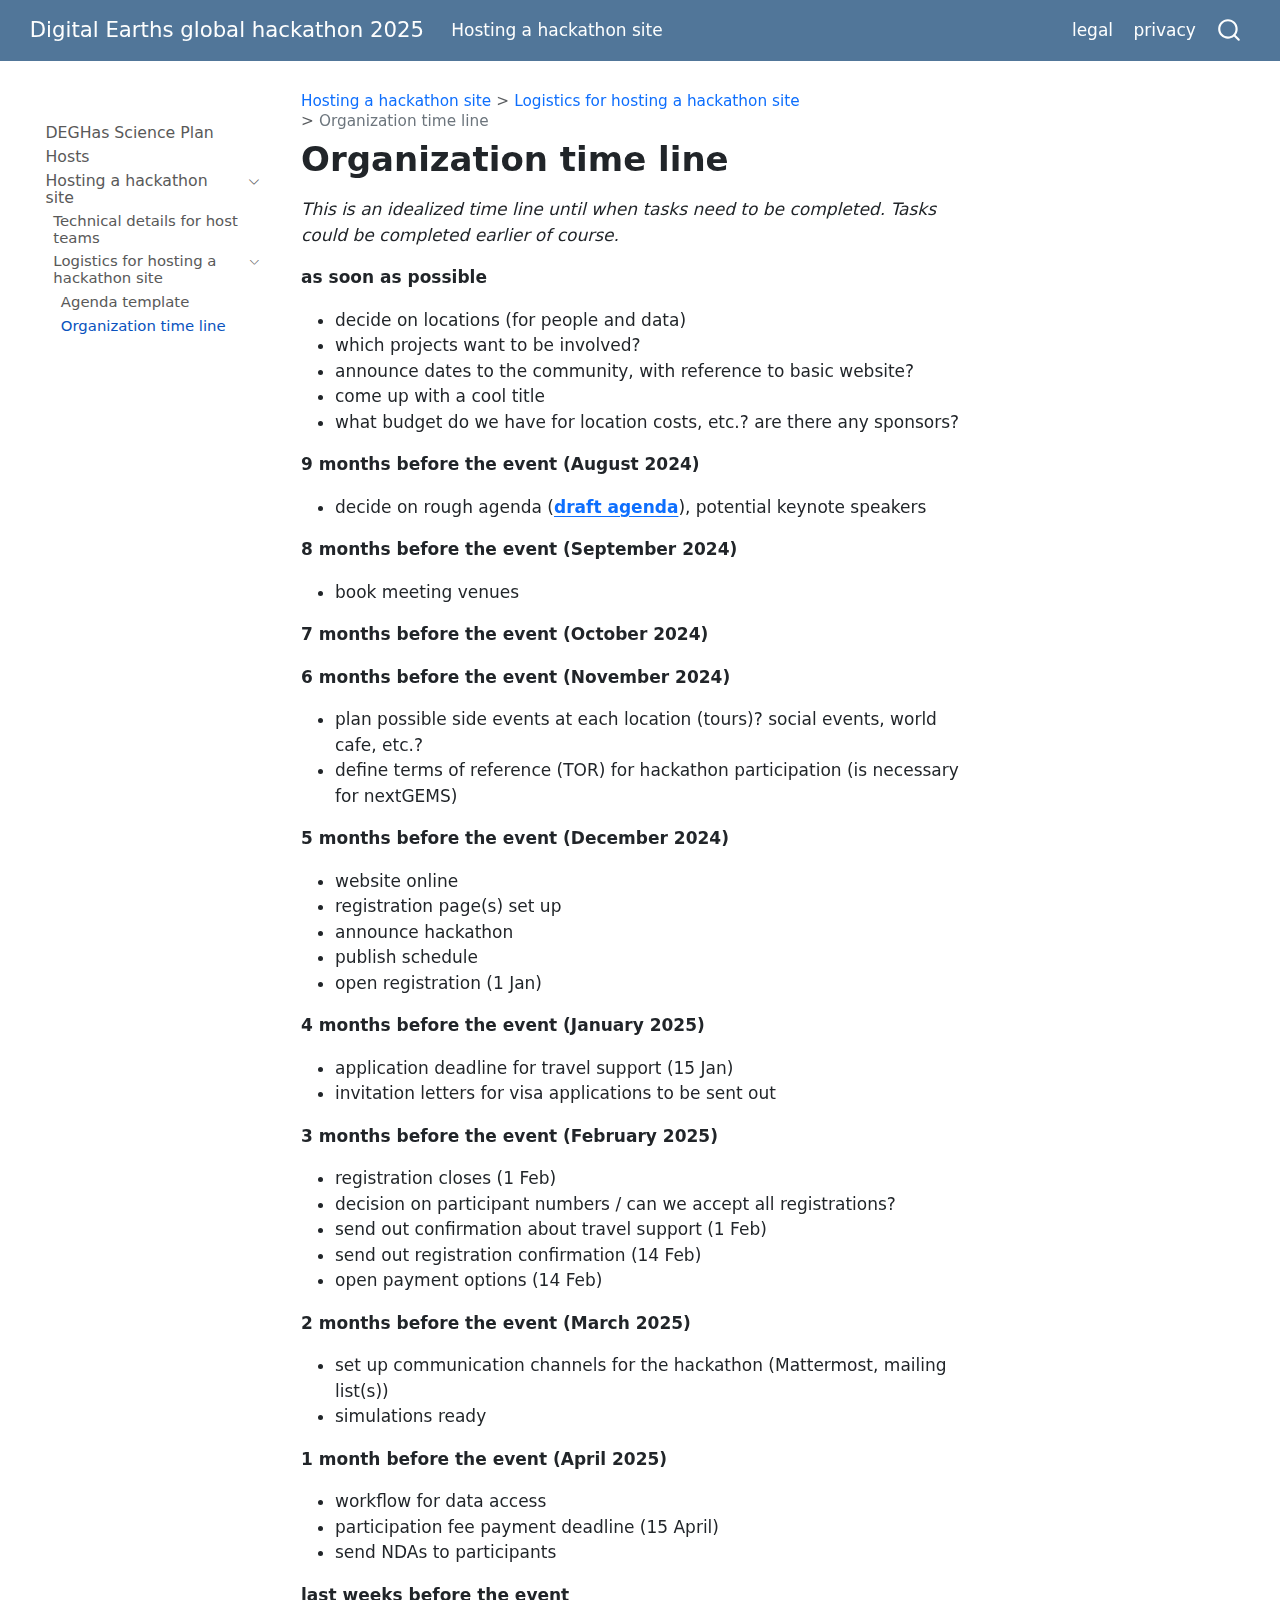
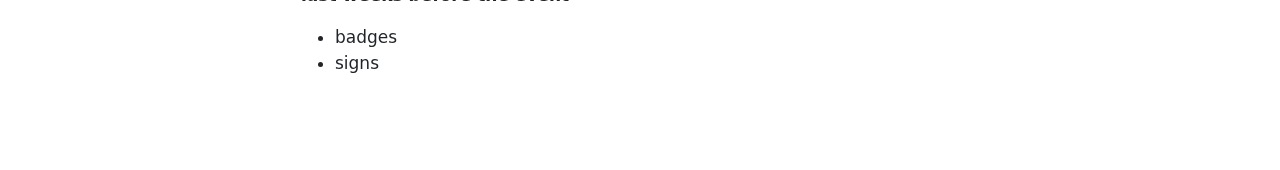
<file: hosting/logistics/time_line.html>
<!DOCTYPE html>
<html xmlns="http://www.w3.org/1999/xhtml" lang="en" xml:lang="en"><head>

<meta charset="utf-8">
<meta name="generator" content="quarto-1.5.56">

<meta name="viewport" content="width=device-width, initial-scale=1.0, user-scalable=yes">


<title>Organization time line – Digital Earths global hackathon 2025</title>
<style>
code{white-space: pre-wrap;}
span.smallcaps{font-variant: small-caps;}
div.columns{display: flex; gap: min(4vw, 1.5em);}
div.column{flex: auto; overflow-x: auto;}
div.hanging-indent{margin-left: 1.5em; text-indent: -1.5em;}
ul.task-list{list-style: none;}
ul.task-list li input[type="checkbox"] {
  width: 0.8em;
  margin: 0 0.8em 0.2em -1em; /* quarto-specific, see https://github.com/quarto-dev/quarto-cli/issues/4556 */ 
  vertical-align: middle;
}
</style>


<script src="../../site_libs/quarto-nav/quarto-nav.js"></script>
<script src="../../site_libs/quarto-nav/headroom.min.js"></script>
<script src="../../site_libs/clipboard/clipboard.min.js"></script>
<script src="../../site_libs/quarto-search/autocomplete.umd.js"></script>
<script src="../../site_libs/quarto-search/fuse.min.js"></script>
<script src="../../site_libs/quarto-search/quarto-search.js"></script>
<meta name="quarto:offset" content="../../">
<script src="../../site_libs/quarto-html/quarto.js"></script>
<script src="../../site_libs/quarto-html/popper.min.js"></script>
<script src="../../site_libs/quarto-html/tippy.umd.min.js"></script>
<script src="../../site_libs/quarto-html/anchor.min.js"></script>
<link href="../../site_libs/quarto-html/tippy.css" rel="stylesheet">
<link href="../../site_libs/quarto-html/quarto-syntax-highlighting.css" rel="stylesheet" id="quarto-text-highlighting-styles">
<script src="../../site_libs/bootstrap/bootstrap.min.js"></script>
<link href="../../site_libs/bootstrap/bootstrap-icons.css" rel="stylesheet">
<link href="../../site_libs/bootstrap/bootstrap.min.css" rel="stylesheet" id="quarto-bootstrap" data-mode="light">
<script id="quarto-search-options" type="application/json">{
  "location": "navbar",
  "copy-button": false,
  "collapse-after": 3,
  "panel-placement": "end",
  "type": "overlay",
  "limit": 50,
  "keyboard-shortcut": [
    "f",
    "/",
    "s"
  ],
  "show-item-context": false,
  "language": {
    "search-no-results-text": "No results",
    "search-matching-documents-text": "matching documents",
    "search-copy-link-title": "Copy link to search",
    "search-hide-matches-text": "Hide additional matches",
    "search-more-match-text": "more match in this document",
    "search-more-matches-text": "more matches in this document",
    "search-clear-button-title": "Clear",
    "search-text-placeholder": "",
    "search-detached-cancel-button-title": "Cancel",
    "search-submit-button-title": "Submit",
    "search-label": "Search"
  }
}</script>


</head>

<body class="nav-sidebar floating nav-fixed">

<div id="quarto-search-results"></div>
  <header id="quarto-header" class="headroom fixed-top">
    <nav class="navbar navbar-expand-lg " data-bs-theme="dark">
      <div class="navbar-container container-fluid">
      <div class="navbar-brand-container mx-auto">
    <a class="navbar-brand" href="../../index.html">
    <span class="navbar-title">Digital Earths global hackathon 2025</span>
    </a>
  </div>
            <div id="quarto-search" class="" title="Search"></div>
          <button class="navbar-toggler" type="button" data-bs-toggle="collapse" data-bs-target="#navbarCollapse" aria-controls="navbarCollapse" role="menu" aria-expanded="false" aria-label="Toggle navigation" onclick="if (window.quartoToggleHeadroom) { window.quartoToggleHeadroom(); }">
  <span class="navbar-toggler-icon"></span>
</button>
          <div class="collapse navbar-collapse" id="navbarCollapse">
            <ul class="navbar-nav navbar-nav-scroll me-auto">
  <li class="nav-item">
    <a class="nav-link" href="../../hosting/index.html"> 
<span class="menu-text">Hosting a hackathon site</span></a>
  </li>  
</ul>
            <ul class="navbar-nav navbar-nav-scroll ms-auto">
  <li class="nav-item">
    <a class="nav-link" href="https://www.dkrz.de/de/about/kontakt/impressum"> 
<span class="menu-text">legal</span></a>
  </li>  
  <li class="nav-item">
    <a class="nav-link" href="https://www.dkrz.de/en/about-en/contact/en-datenschutzhinweise/en-datenschutzhinweise"> 
<span class="menu-text">privacy</span></a>
  </li>  
</ul>
          </div> <!-- /navcollapse -->
            <div class="quarto-navbar-tools">
</div>
      </div> <!-- /container-fluid -->
    </nav>
  <nav class="quarto-secondary-nav">
    <div class="container-fluid d-flex">
      <button type="button" class="quarto-btn-toggle btn" data-bs-toggle="collapse" role="button" data-bs-target=".quarto-sidebar-collapse-item" aria-controls="quarto-sidebar" aria-expanded="false" aria-label="Toggle sidebar navigation" onclick="if (window.quartoToggleHeadroom) { window.quartoToggleHeadroom(); }">
        <i class="bi bi-layout-text-sidebar-reverse"></i>
      </button>
        <nav class="quarto-page-breadcrumbs" aria-label="breadcrumb"><ol class="breadcrumb"><li class="breadcrumb-item"><a href="../../hosting/technical/index.html">Hosting a hackathon site</a></li><li class="breadcrumb-item"><a href="../../hosting/logistics/index.html">Logistics for hosting a hackathon site</a></li><li class="breadcrumb-item"><a href="../../hosting/logistics/time_line.html">Organization time line</a></li></ol></nav>
        <a class="flex-grow-1" role="navigation" data-bs-toggle="collapse" data-bs-target=".quarto-sidebar-collapse-item" aria-controls="quarto-sidebar" aria-expanded="false" aria-label="Toggle sidebar navigation" onclick="if (window.quartoToggleHeadroom) { window.quartoToggleHeadroom(); }">      
        </a>
      <button type="button" class="btn quarto-search-button" aria-label="Search" onclick="window.quartoOpenSearch();">
        <i class="bi bi-search"></i>
      </button>
    </div>
  </nav>
</header>
<!-- content -->
<div id="quarto-content" class="quarto-container page-columns page-rows-contents page-layout-article page-navbar">
<!-- sidebar -->
  <nav id="quarto-sidebar" class="sidebar collapse collapse-horizontal quarto-sidebar-collapse-item sidebar-navigation floating overflow-auto">
        <div class="mt-2 flex-shrink-0 align-items-center">
        <div class="sidebar-search">
        <div id="quarto-search" class="" title="Search"></div>
        </div>
        </div>
    <div class="sidebar-menu-container"> 
    <ul class="list-unstyled mt-1">
        <li class="sidebar-item">
  <div class="sidebar-item-container"> 
  <a href="../../Science Plan/index.html" class="sidebar-item-text sidebar-link">
 <span class="menu-text">DEGHas Science Plan</span></a>
  </div>
</li>
        <li class="sidebar-item">
  <div class="sidebar-item-container"> 
  <a href="../../Hosts/index.html" class="sidebar-item-text sidebar-link">
 <span class="menu-text">Hosts</span></a>
  </div>
</li>
        <li class="sidebar-item sidebar-item-section">
      <div class="sidebar-item-container"> 
            <a class="sidebar-item-text sidebar-link text-start" data-bs-toggle="collapse" data-bs-target="#quarto-sidebar-section-1" role="navigation" aria-expanded="true">
 <span class="menu-text">Hosting a hackathon site</span></a>
          <a class="sidebar-item-toggle text-start" data-bs-toggle="collapse" data-bs-target="#quarto-sidebar-section-1" role="navigation" aria-expanded="true" aria-label="Toggle section">
            <i class="bi bi-chevron-right ms-2"></i>
          </a> 
      </div>
      <ul id="quarto-sidebar-section-1" class="collapse list-unstyled sidebar-section depth1 show">  
          <li class="sidebar-item">
  <div class="sidebar-item-container"> 
  <a href="../../hosting/technical/index.html" class="sidebar-item-text sidebar-link">
 <span class="menu-text">Technical details for host teams</span></a>
  </div>
</li>
          <li class="sidebar-item sidebar-item-section">
      <div class="sidebar-item-container"> 
            <a href="../../hosting/logistics/index.html" class="sidebar-item-text sidebar-link">
 <span class="menu-text">Logistics for hosting a hackathon site</span></a>
          <a class="sidebar-item-toggle text-start" data-bs-toggle="collapse" data-bs-target="#quarto-sidebar-section-2" role="navigation" aria-expanded="true" aria-label="Toggle section">
            <i class="bi bi-chevron-right ms-2"></i>
          </a> 
      </div>
      <ul id="quarto-sidebar-section-2" class="collapse list-unstyled sidebar-section depth2 show">  
          <li class="sidebar-item">
  <div class="sidebar-item-container"> 
  <a href="../../hosting/logistics/agenda_template.html" class="sidebar-item-text sidebar-link">
 <span class="menu-text">Agenda template</span></a>
  </div>
</li>
          <li class="sidebar-item">
  <div class="sidebar-item-container"> 
  <a href="../../hosting/logistics/time_line.html" class="sidebar-item-text sidebar-link active">
 <span class="menu-text">Organization time line</span></a>
  </div>
</li>
      </ul>
  </li>
      </ul>
  </li>
    </ul>
    </div>
</nav>
<div id="quarto-sidebar-glass" class="quarto-sidebar-collapse-item" data-bs-toggle="collapse" data-bs-target=".quarto-sidebar-collapse-item"></div>
<!-- margin-sidebar -->
    <div id="quarto-margin-sidebar" class="sidebar margin-sidebar zindex-bottom">
        
    </div>
<!-- main -->
<main class="content" id="quarto-document-content">

<header id="title-block-header" class="quarto-title-block default"><nav class="quarto-page-breadcrumbs quarto-title-breadcrumbs d-none d-lg-block" aria-label="breadcrumb"><ol class="breadcrumb"><li class="breadcrumb-item"><a href="../../hosting/technical/index.html">Hosting a hackathon site</a></li><li class="breadcrumb-item"><a href="../../hosting/logistics/index.html">Logistics for hosting a hackathon site</a></li><li class="breadcrumb-item"><a href="../../hosting/logistics/time_line.html">Organization time line</a></li></ol></nav>
<div class="quarto-title">
<h1 class="title">Organization time line</h1>
</div>



<div class="quarto-title-meta">

    
  
    
  </div>
  


</header>


<p><em>This is an idealized time line until when tasks need to be completed. Tasks could be completed earlier of course.</em></p>
<!-- ## Organization time line -->
<p><strong>as soon as possible</strong></p>
<ul>
<li>decide on locations (for people and data)</li>
<li>which projects want to be involved?</li>
<li>announce dates to the community, with reference to basic website?</li>
<li>come up with a cool title</li>
<li>what budget do we have for location costs, etc.? are there any sponsors?</li>
</ul>
<p><strong>9 months before the event (August 2024)</strong></p>
<ul>
<li>decide on rough agenda (<a href="../../hosting/logistics/agenda_template.html"><strong>draft agenda</strong></a>), potential keynote speakers</li>
</ul>
<p><strong>8 months before the event (September 2024)</strong></p>
<ul>
<li>book meeting venues</li>
</ul>
<p><strong>7 months before the event (October 2024)</strong></p>
<p><strong>6 months before the event (November 2024)</strong></p>
<ul>
<li>plan possible side events at each location (tours)? social events, world cafe, etc.?</li>
<li>define terms of reference (TOR) for hackathon participation (is necessary for nextGEMS)</li>
</ul>
<p><strong>5 months before the event (December 2024)</strong></p>
<ul>
<li>website online</li>
<li>registration page(s) set up</li>
<li>announce hackathon</li>
<li>publish schedule</li>
<li>open registration (1 Jan)</li>
</ul>
<p><strong>4 months before the event (January 2025)</strong></p>
<ul>
<li>application deadline for travel support (15 Jan)</li>
<li>invitation letters for visa applications to be sent out</li>
</ul>
<p><strong>3 months before the event (February 2025)</strong></p>
<ul>
<li>registration closes (1 Feb)</li>
<li>decision on participant numbers / can we accept all registrations?</li>
<li>send out confirmation about travel support (1 Feb)</li>
<li>send out registration confirmation (14 Feb)</li>
<li>open payment options (14 Feb)</li>
</ul>
<p><strong>2 months before the event (March 2025)</strong></p>
<ul>
<li>set up communication channels for the hackathon (Mattermost, mailing list(s))</li>
<li>simulations ready</li>
</ul>
<p><strong>1 month before the event (April 2025)</strong></p>
<ul>
<li>workflow for data access</li>
<li>participation fee payment deadline (15 April)</li>
<li>send NDAs to participants</li>
</ul>
<p><strong>last weeks before the event</strong></p>
<ul>
<li>badges</li>
<li>signs</li>
</ul>



</main> <!-- /main -->
<script id="quarto-html-after-body" type="application/javascript">
window.document.addEventListener("DOMContentLoaded", function (event) {
  const toggleBodyColorMode = (bsSheetEl) => {
    const mode = bsSheetEl.getAttribute("data-mode");
    const bodyEl = window.document.querySelector("body");
    if (mode === "dark") {
      bodyEl.classList.add("quarto-dark");
      bodyEl.classList.remove("quarto-light");
    } else {
      bodyEl.classList.add("quarto-light");
      bodyEl.classList.remove("quarto-dark");
    }
  }
  const toggleBodyColorPrimary = () => {
    const bsSheetEl = window.document.querySelector("link#quarto-bootstrap");
    if (bsSheetEl) {
      toggleBodyColorMode(bsSheetEl);
    }
  }
  toggleBodyColorPrimary();  
  const icon = "";
  const anchorJS = new window.AnchorJS();
  anchorJS.options = {
    placement: 'right',
    icon: icon
  };
  anchorJS.add('.anchored');
  const isCodeAnnotation = (el) => {
    for (const clz of el.classList) {
      if (clz.startsWith('code-annotation-')) {                     
        return true;
      }
    }
    return false;
  }
  const onCopySuccess = function(e) {
    // button target
    const button = e.trigger;
    // don't keep focus
    button.blur();
    // flash "checked"
    button.classList.add('code-copy-button-checked');
    var currentTitle = button.getAttribute("title");
    button.setAttribute("title", "Copied!");
    let tooltip;
    if (window.bootstrap) {
      button.setAttribute("data-bs-toggle", "tooltip");
      button.setAttribute("data-bs-placement", "left");
      button.setAttribute("data-bs-title", "Copied!");
      tooltip = new bootstrap.Tooltip(button, 
        { trigger: "manual", 
          customClass: "code-copy-button-tooltip",
          offset: [0, -8]});
      tooltip.show();    
    }
    setTimeout(function() {
      if (tooltip) {
        tooltip.hide();
        button.removeAttribute("data-bs-title");
        button.removeAttribute("data-bs-toggle");
        button.removeAttribute("data-bs-placement");
      }
      button.setAttribute("title", currentTitle);
      button.classList.remove('code-copy-button-checked');
    }, 1000);
    // clear code selection
    e.clearSelection();
  }
  const getTextToCopy = function(trigger) {
      const codeEl = trigger.previousElementSibling.cloneNode(true);
      for (const childEl of codeEl.children) {
        if (isCodeAnnotation(childEl)) {
          childEl.remove();
        }
      }
      return codeEl.innerText;
  }
  const clipboard = new window.ClipboardJS('.code-copy-button:not([data-in-quarto-modal])', {
    text: getTextToCopy
  });
  clipboard.on('success', onCopySuccess);
  if (window.document.getElementById('quarto-embedded-source-code-modal')) {
    // For code content inside modals, clipBoardJS needs to be initialized with a container option
    // TODO: Check when it could be a function (https://github.com/zenorocha/clipboard.js/issues/860)
    const clipboardModal = new window.ClipboardJS('.code-copy-button[data-in-quarto-modal]', {
      text: getTextToCopy,
      container: window.document.getElementById('quarto-embedded-source-code-modal')
    });
    clipboardModal.on('success', onCopySuccess);
  }
    var localhostRegex = new RegExp(/^(?:http|https):\/\/localhost\:?[0-9]*\//);
    var mailtoRegex = new RegExp(/^mailto:/);
      var filterRegex = new RegExp("https:\/\/digital-earths-global-hackathon\.github\.io\/planning\/");
    var isInternal = (href) => {
        return filterRegex.test(href) || localhostRegex.test(href) || mailtoRegex.test(href);
    }
    // Inspect non-navigation links and adorn them if external
 	var links = window.document.querySelectorAll('a[href]:not(.nav-link):not(.navbar-brand):not(.toc-action):not(.sidebar-link):not(.sidebar-item-toggle):not(.pagination-link):not(.no-external):not([aria-hidden]):not(.dropdown-item):not(.quarto-navigation-tool):not(.about-link)');
    for (var i=0; i<links.length; i++) {
      const link = links[i];
      if (!isInternal(link.href)) {
        // undo the damage that might have been done by quarto-nav.js in the case of
        // links that we want to consider external
        if (link.dataset.originalHref !== undefined) {
          link.href = link.dataset.originalHref;
        }
      }
    }
  function tippyHover(el, contentFn, onTriggerFn, onUntriggerFn) {
    const config = {
      allowHTML: true,
      maxWidth: 500,
      delay: 100,
      arrow: false,
      appendTo: function(el) {
          return el.parentElement;
      },
      interactive: true,
      interactiveBorder: 10,
      theme: 'quarto',
      placement: 'bottom-start',
    };
    if (contentFn) {
      config.content = contentFn;
    }
    if (onTriggerFn) {
      config.onTrigger = onTriggerFn;
    }
    if (onUntriggerFn) {
      config.onUntrigger = onUntriggerFn;
    }
    window.tippy(el, config); 
  }
  const noterefs = window.document.querySelectorAll('a[role="doc-noteref"]');
  for (var i=0; i<noterefs.length; i++) {
    const ref = noterefs[i];
    tippyHover(ref, function() {
      // use id or data attribute instead here
      let href = ref.getAttribute('data-footnote-href') || ref.getAttribute('href');
      try { href = new URL(href).hash; } catch {}
      const id = href.replace(/^#\/?/, "");
      const note = window.document.getElementById(id);
      if (note) {
        return note.innerHTML;
      } else {
        return "";
      }
    });
  }
  const xrefs = window.document.querySelectorAll('a.quarto-xref');
  const processXRef = (id, note) => {
    // Strip column container classes
    const stripColumnClz = (el) => {
      el.classList.remove("page-full", "page-columns");
      if (el.children) {
        for (const child of el.children) {
          stripColumnClz(child);
        }
      }
    }
    stripColumnClz(note)
    if (id === null || id.startsWith('sec-')) {
      // Special case sections, only their first couple elements
      const container = document.createElement("div");
      if (note.children && note.children.length > 2) {
        container.appendChild(note.children[0].cloneNode(true));
        for (let i = 1; i < note.children.length; i++) {
          const child = note.children[i];
          if (child.tagName === "P" && child.innerText === "") {
            continue;
          } else {
            container.appendChild(child.cloneNode(true));
            break;
          }
        }
        if (window.Quarto?.typesetMath) {
          window.Quarto.typesetMath(container);
        }
        return container.innerHTML
      } else {
        if (window.Quarto?.typesetMath) {
          window.Quarto.typesetMath(note);
        }
        return note.innerHTML;
      }
    } else {
      // Remove any anchor links if they are present
      const anchorLink = note.querySelector('a.anchorjs-link');
      if (anchorLink) {
        anchorLink.remove();
      }
      if (window.Quarto?.typesetMath) {
        window.Quarto.typesetMath(note);
      }
      // TODO in 1.5, we should make sure this works without a callout special case
      if (note.classList.contains("callout")) {
        return note.outerHTML;
      } else {
        return note.innerHTML;
      }
    }
  }
  for (var i=0; i<xrefs.length; i++) {
    const xref = xrefs[i];
    tippyHover(xref, undefined, function(instance) {
      instance.disable();
      let url = xref.getAttribute('href');
      let hash = undefined; 
      if (url.startsWith('#')) {
        hash = url;
      } else {
        try { hash = new URL(url).hash; } catch {}
      }
      if (hash) {
        const id = hash.replace(/^#\/?/, "");
        const note = window.document.getElementById(id);
        if (note !== null) {
          try {
            const html = processXRef(id, note.cloneNode(true));
            instance.setContent(html);
          } finally {
            instance.enable();
            instance.show();
          }
        } else {
          // See if we can fetch this
          fetch(url.split('#')[0])
          .then(res => res.text())
          .then(html => {
            const parser = new DOMParser();
            const htmlDoc = parser.parseFromString(html, "text/html");
            const note = htmlDoc.getElementById(id);
            if (note !== null) {
              const html = processXRef(id, note);
              instance.setContent(html);
            } 
          }).finally(() => {
            instance.enable();
            instance.show();
          });
        }
      } else {
        // See if we can fetch a full url (with no hash to target)
        // This is a special case and we should probably do some content thinning / targeting
        fetch(url)
        .then(res => res.text())
        .then(html => {
          const parser = new DOMParser();
          const htmlDoc = parser.parseFromString(html, "text/html");
          const note = htmlDoc.querySelector('main.content');
          if (note !== null) {
            // This should only happen for chapter cross references
            // (since there is no id in the URL)
            // remove the first header
            if (note.children.length > 0 && note.children[0].tagName === "HEADER") {
              note.children[0].remove();
            }
            const html = processXRef(null, note);
            instance.setContent(html);
          } 
        }).finally(() => {
          instance.enable();
          instance.show();
        });
      }
    }, function(instance) {
    });
  }
      let selectedAnnoteEl;
      const selectorForAnnotation = ( cell, annotation) => {
        let cellAttr = 'data-code-cell="' + cell + '"';
        let lineAttr = 'data-code-annotation="' +  annotation + '"';
        const selector = 'span[' + cellAttr + '][' + lineAttr + ']';
        return selector;
      }
      const selectCodeLines = (annoteEl) => {
        const doc = window.document;
        const targetCell = annoteEl.getAttribute("data-target-cell");
        const targetAnnotation = annoteEl.getAttribute("data-target-annotation");
        const annoteSpan = window.document.querySelector(selectorForAnnotation(targetCell, targetAnnotation));
        const lines = annoteSpan.getAttribute("data-code-lines").split(",");
        const lineIds = lines.map((line) => {
          return targetCell + "-" + line;
        })
        let top = null;
        let height = null;
        let parent = null;
        if (lineIds.length > 0) {
            //compute the position of the single el (top and bottom and make a div)
            const el = window.document.getElementById(lineIds[0]);
            top = el.offsetTop;
            height = el.offsetHeight;
            parent = el.parentElement.parentElement;
          if (lineIds.length > 1) {
            const lastEl = window.document.getElementById(lineIds[lineIds.length - 1]);
            const bottom = lastEl.offsetTop + lastEl.offsetHeight;
            height = bottom - top;
          }
          if (top !== null && height !== null && parent !== null) {
            // cook up a div (if necessary) and position it 
            let div = window.document.getElementById("code-annotation-line-highlight");
            if (div === null) {
              div = window.document.createElement("div");
              div.setAttribute("id", "code-annotation-line-highlight");
              div.style.position = 'absolute';
              parent.appendChild(div);
            }
            div.style.top = top - 2 + "px";
            div.style.height = height + 4 + "px";
            div.style.left = 0;
            let gutterDiv = window.document.getElementById("code-annotation-line-highlight-gutter");
            if (gutterDiv === null) {
              gutterDiv = window.document.createElement("div");
              gutterDiv.setAttribute("id", "code-annotation-line-highlight-gutter");
              gutterDiv.style.position = 'absolute';
              const codeCell = window.document.getElementById(targetCell);
              const gutter = codeCell.querySelector('.code-annotation-gutter');
              gutter.appendChild(gutterDiv);
            }
            gutterDiv.style.top = top - 2 + "px";
            gutterDiv.style.height = height + 4 + "px";
          }
          selectedAnnoteEl = annoteEl;
        }
      };
      const unselectCodeLines = () => {
        const elementsIds = ["code-annotation-line-highlight", "code-annotation-line-highlight-gutter"];
        elementsIds.forEach((elId) => {
          const div = window.document.getElementById(elId);
          if (div) {
            div.remove();
          }
        });
        selectedAnnoteEl = undefined;
      };
        // Handle positioning of the toggle
    window.addEventListener(
      "resize",
      throttle(() => {
        elRect = undefined;
        if (selectedAnnoteEl) {
          selectCodeLines(selectedAnnoteEl);
        }
      }, 10)
    );
    function throttle(fn, ms) {
    let throttle = false;
    let timer;
      return (...args) => {
        if(!throttle) { // first call gets through
            fn.apply(this, args);
            throttle = true;
        } else { // all the others get throttled
            if(timer) clearTimeout(timer); // cancel #2
            timer = setTimeout(() => {
              fn.apply(this, args);
              timer = throttle = false;
            }, ms);
        }
      };
    }
      // Attach click handler to the DT
      const annoteDls = window.document.querySelectorAll('dt[data-target-cell]');
      for (const annoteDlNode of annoteDls) {
        annoteDlNode.addEventListener('click', (event) => {
          const clickedEl = event.target;
          if (clickedEl !== selectedAnnoteEl) {
            unselectCodeLines();
            const activeEl = window.document.querySelector('dt[data-target-cell].code-annotation-active');
            if (activeEl) {
              activeEl.classList.remove('code-annotation-active');
            }
            selectCodeLines(clickedEl);
            clickedEl.classList.add('code-annotation-active');
          } else {
            // Unselect the line
            unselectCodeLines();
            clickedEl.classList.remove('code-annotation-active');
          }
        });
      }
  const findCites = (el) => {
    const parentEl = el.parentElement;
    if (parentEl) {
      const cites = parentEl.dataset.cites;
      if (cites) {
        return {
          el,
          cites: cites.split(' ')
        };
      } else {
        return findCites(el.parentElement)
      }
    } else {
      return undefined;
    }
  };
  var bibliorefs = window.document.querySelectorAll('a[role="doc-biblioref"]');
  for (var i=0; i<bibliorefs.length; i++) {
    const ref = bibliorefs[i];
    const citeInfo = findCites(ref);
    if (citeInfo) {
      tippyHover(citeInfo.el, function() {
        var popup = window.document.createElement('div');
        citeInfo.cites.forEach(function(cite) {
          var citeDiv = window.document.createElement('div');
          citeDiv.classList.add('hanging-indent');
          citeDiv.classList.add('csl-entry');
          var biblioDiv = window.document.getElementById('ref-' + cite);
          if (biblioDiv) {
            citeDiv.innerHTML = biblioDiv.innerHTML;
          }
          popup.appendChild(citeDiv);
        });
        return popup.innerHTML;
      });
    }
  }
});
</script>
</div> <!-- /content -->




</body></html>
</file>
<file: site_libs/quarto-html/tippy.css>
.tippy-box[data-animation=fade][data-state=hidden]{opacity:0}[data-tippy-root]{max-width:calc(100vw - 10px)}.tippy-box{position:relative;background-color:#333;color:#fff;border-radius:4px;font-size:14px;line-height:1.4;white-space:normal;outline:0;transition-property:transform,visibility,opacity}.tippy-box[data-placement^=top]>.tippy-arrow{bottom:0}.tippy-box[data-placement^=top]>.tippy-arrow:before{bottom:-7px;left:0;border-width:8px 8px 0;border-top-color:initial;transform-origin:center top}.tippy-box[data-placement^=bottom]>.tippy-arrow{top:0}.tippy-box[data-placement^=bottom]>.tippy-arrow:before{top:-7px;left:0;border-width:0 8px 8px;border-bottom-color:initial;transform-origin:center bottom}.tippy-box[data-placement^=left]>.tippy-arrow{right:0}.tippy-box[data-placement^=left]>.tippy-arrow:before{border-width:8px 0 8px 8px;border-left-color:initial;right:-7px;transform-origin:center left}.tippy-box[data-placement^=right]>.tippy-arrow{left:0}.tippy-box[data-placement^=right]>.tippy-arrow:before{left:-7px;border-width:8px 8px 8px 0;border-right-color:initial;transform-origin:center right}.tippy-box[data-inertia][data-state=visible]{transition-timing-function:cubic-bezier(.54,1.5,.38,1.11)}.tippy-arrow{width:16px;height:16px;color:#333}.tippy-arrow:before{content:"";position:absolute;border-color:transparent;border-style:solid}.tippy-content{position:relative;padding:5px 9px;z-index:1}
</file>
<file: site_libs/quarto-html/quarto-syntax-highlighting.css>
/* quarto syntax highlight colors */
:root {
  --quarto-hl-ot-color: #003B4F;
  --quarto-hl-at-color: #657422;
  --quarto-hl-ss-color: #20794D;
  --quarto-hl-an-color: #5E5E5E;
  --quarto-hl-fu-color: #4758AB;
  --quarto-hl-st-color: #20794D;
  --quarto-hl-cf-color: #003B4F;
  --quarto-hl-op-color: #5E5E5E;
  --quarto-hl-er-color: #AD0000;
  --quarto-hl-bn-color: #AD0000;
  --quarto-hl-al-color: #AD0000;
  --quarto-hl-va-color: #111111;
  --quarto-hl-bu-color: inherit;
  --quarto-hl-ex-color: inherit;
  --quarto-hl-pp-color: #AD0000;
  --quarto-hl-in-color: #5E5E5E;
  --quarto-hl-vs-color: #20794D;
  --quarto-hl-wa-color: #5E5E5E;
  --quarto-hl-do-color: #5E5E5E;
  --quarto-hl-im-color: #00769E;
  --quarto-hl-ch-color: #20794D;
  --quarto-hl-dt-color: #AD0000;
  --quarto-hl-fl-color: #AD0000;
  --quarto-hl-co-color: #5E5E5E;
  --quarto-hl-cv-color: #5E5E5E;
  --quarto-hl-cn-color: #8f5902;
  --quarto-hl-sc-color: #5E5E5E;
  --quarto-hl-dv-color: #AD0000;
  --quarto-hl-kw-color: #003B4F;
}

/* other quarto variables */
:root {
  --quarto-font-monospace: SFMono-Regular, Menlo, Monaco, Consolas, "Liberation Mono", "Courier New", monospace;
}

pre > code.sourceCode > span {
  color: #003B4F;
}

code span {
  color: #003B4F;
}

code.sourceCode > span {
  color: #003B4F;
}

div.sourceCode,
div.sourceCode pre.sourceCode {
  color: #003B4F;
}

code span.ot {
  color: #003B4F;
  font-style: inherit;
}

code span.at {
  color: #657422;
  font-style: inherit;
}

code span.ss {
  color: #20794D;
  font-style: inherit;
}

code span.an {
  color: #5E5E5E;
  font-style: inherit;
}

code span.fu {
  color: #4758AB;
  font-style: inherit;
}

code span.st {
  color: #20794D;
  font-style: inherit;
}

code span.cf {
  color: #003B4F;
  font-weight: bold;
  font-style: inherit;
}

code span.op {
  color: #5E5E5E;
  font-style: inherit;
}

code span.er {
  color: #AD0000;
  font-style: inherit;
}

code span.bn {
  color: #AD0000;
  font-style: inherit;
}

code span.al {
  color: #AD0000;
  font-style: inherit;
}

code span.va {
  color: #111111;
  font-style: inherit;
}

code span.bu {
  font-style: inherit;
}

code span.ex {
  font-style: inherit;
}

code span.pp {
  color: #AD0000;
  font-style: inherit;
}

code span.in {
  color: #5E5E5E;
  font-style: inherit;
}

code span.vs {
  color: #20794D;
  font-style: inherit;
}

code span.wa {
  color: #5E5E5E;
  font-style: italic;
}

code span.do {
  color: #5E5E5E;
  font-style: italic;
}

code span.im {
  color: #00769E;
  font-style: inherit;
}

code span.ch {
  color: #20794D;
  font-style: inherit;
}

code span.dt {
  color: #AD0000;
  font-style: inherit;
}

code span.fl {
  color: #AD0000;
  font-style: inherit;
}

code span.co {
  color: #5E5E5E;
  font-style: inherit;
}

code span.cv {
  color: #5E5E5E;
  font-style: italic;
}

code span.cn {
  color: #8f5902;
  font-style: inherit;
}

code span.sc {
  color: #5E5E5E;
  font-style: inherit;
}

code span.dv {
  color: #AD0000;
  font-style: inherit;
}

code span.kw {
  color: #003B4F;
  font-weight: bold;
  font-style: inherit;
}

.prevent-inlining {
  content: "</";
}

/*# sourceMappingURL=debc5d5d77c3f9108843748ff7464032.css.map */
</file>
